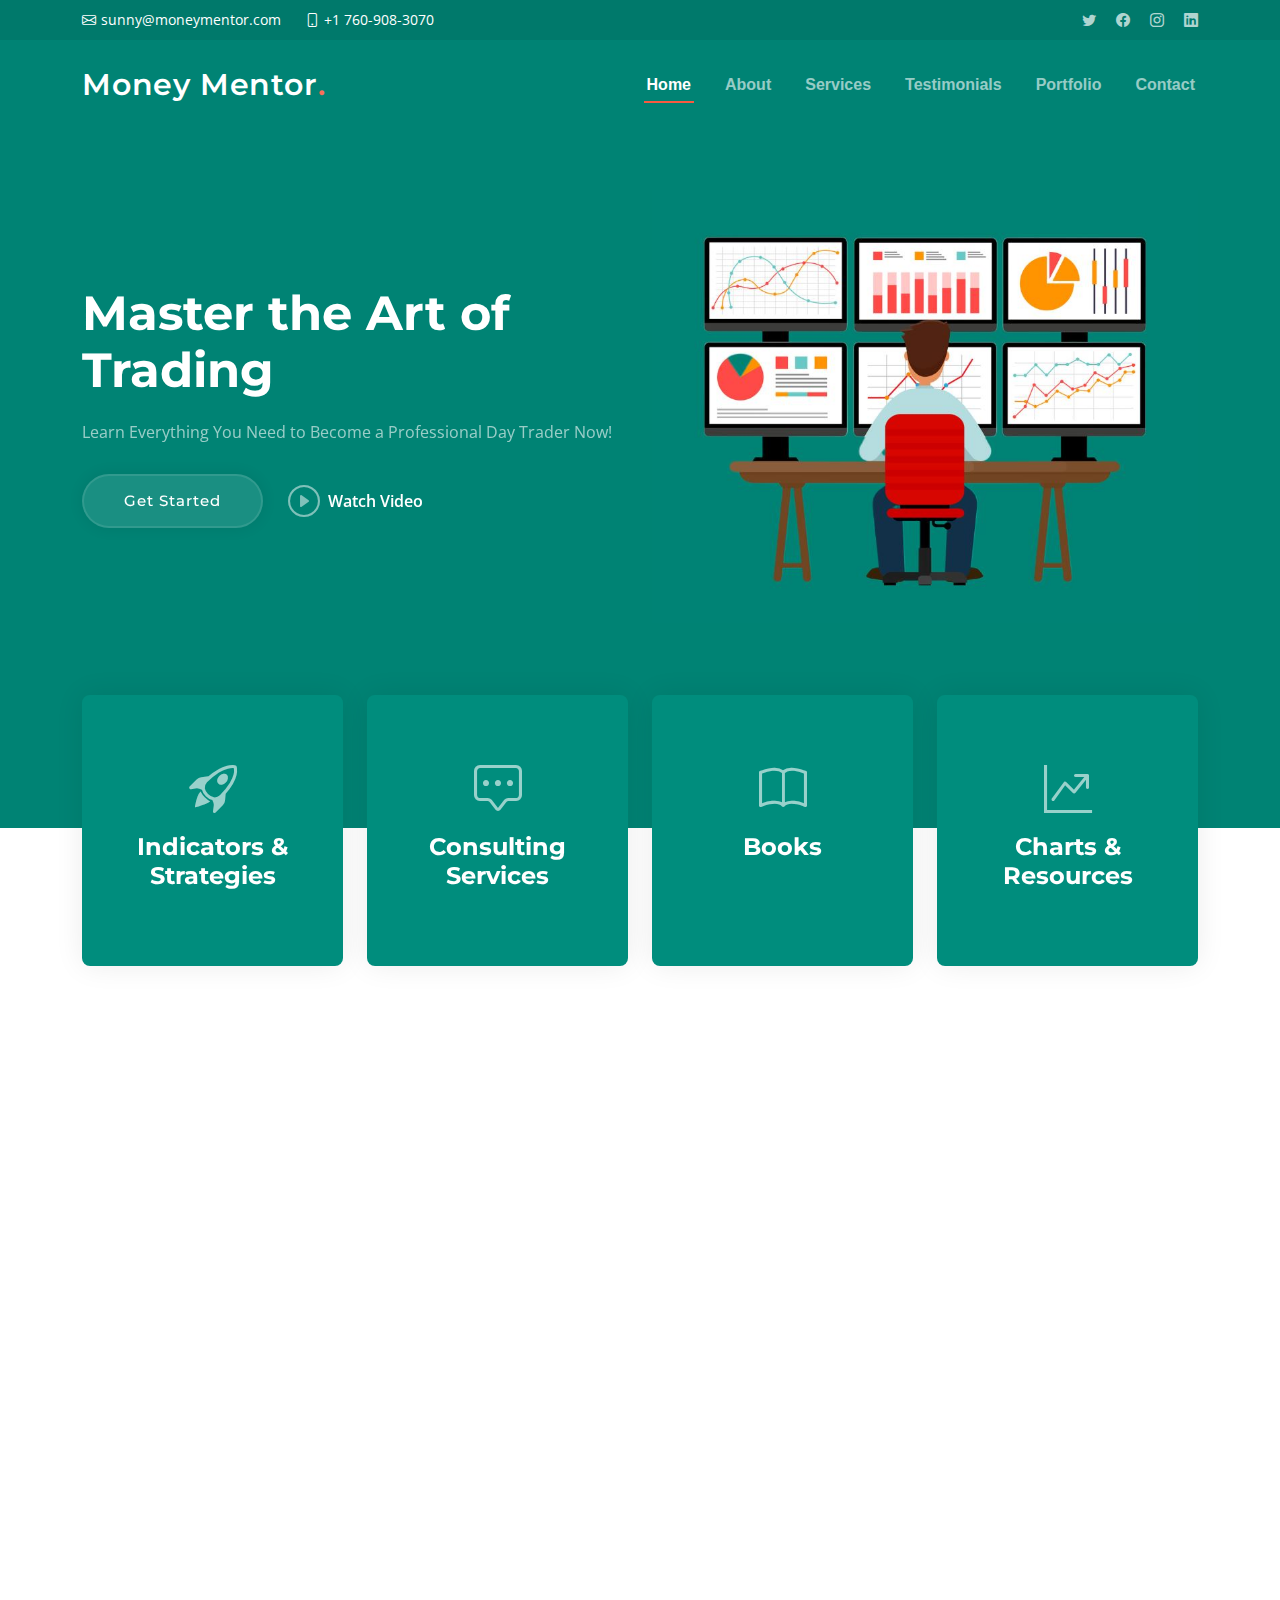
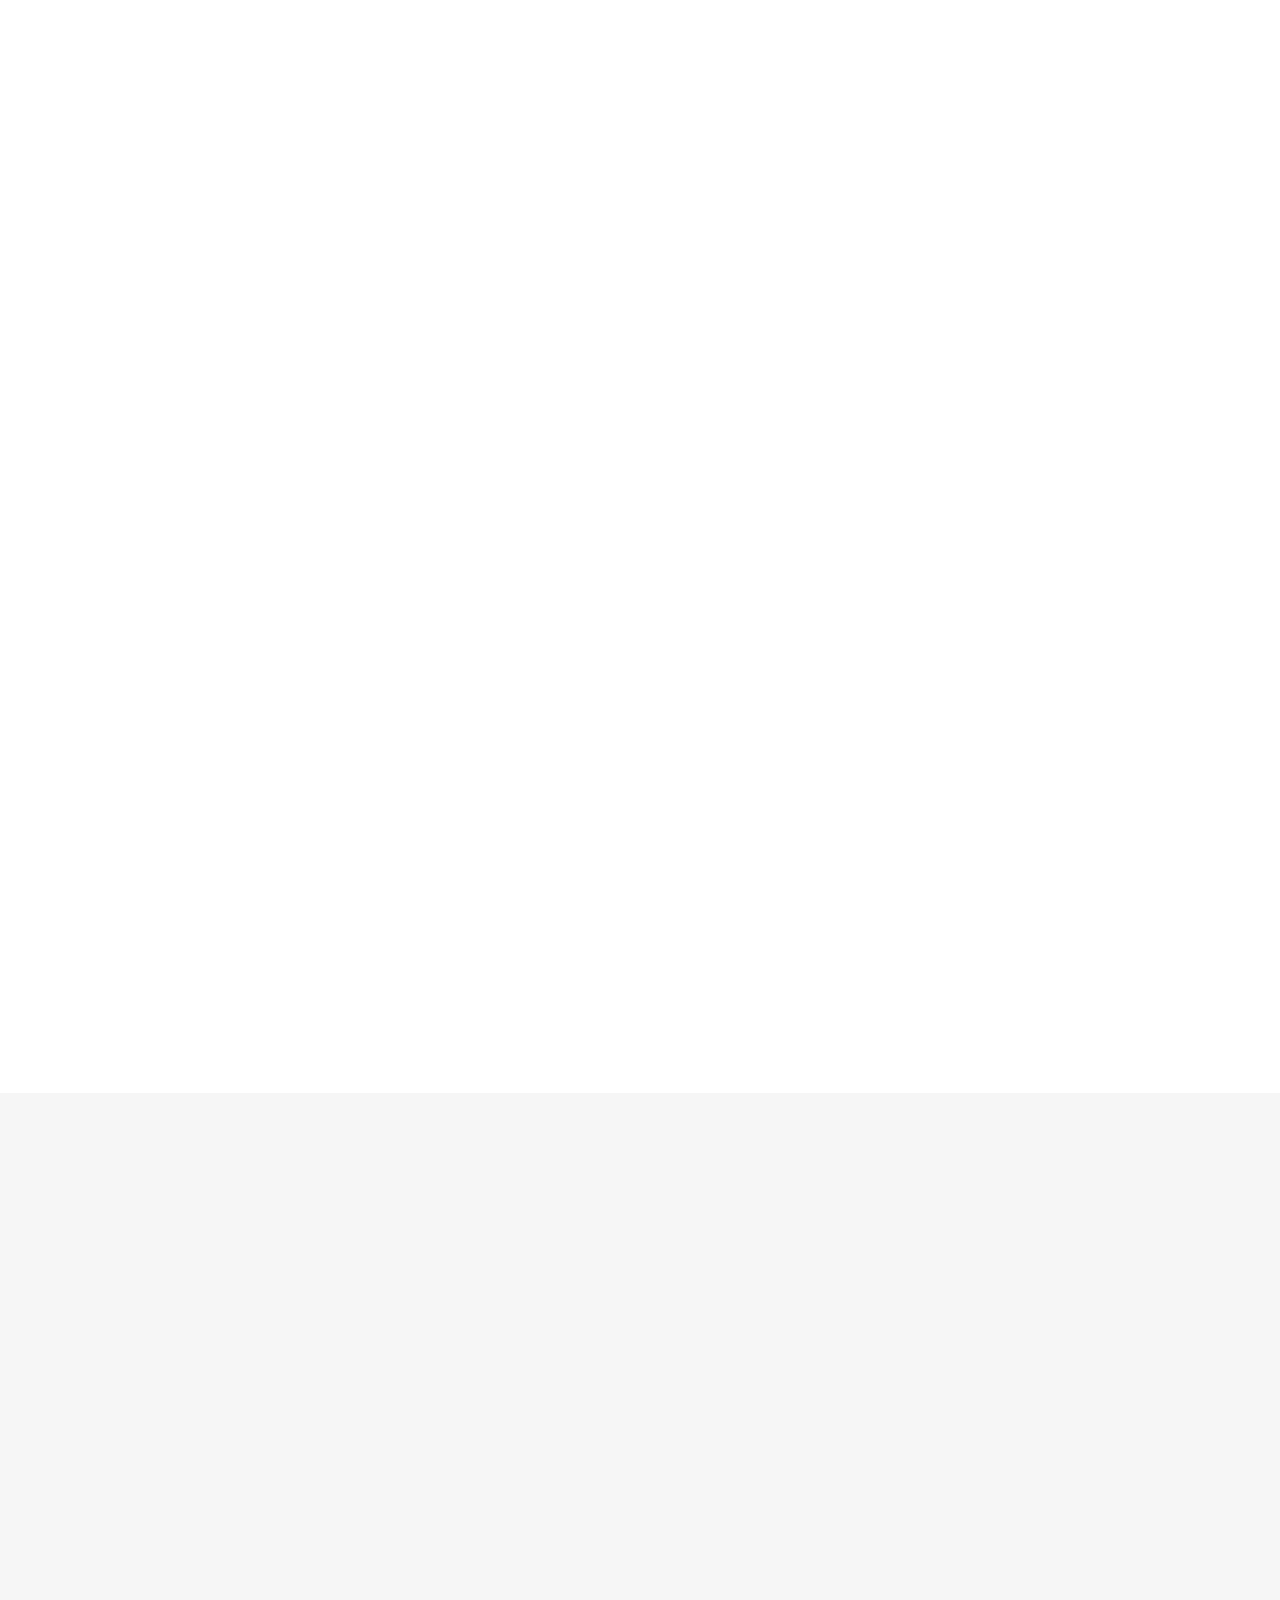
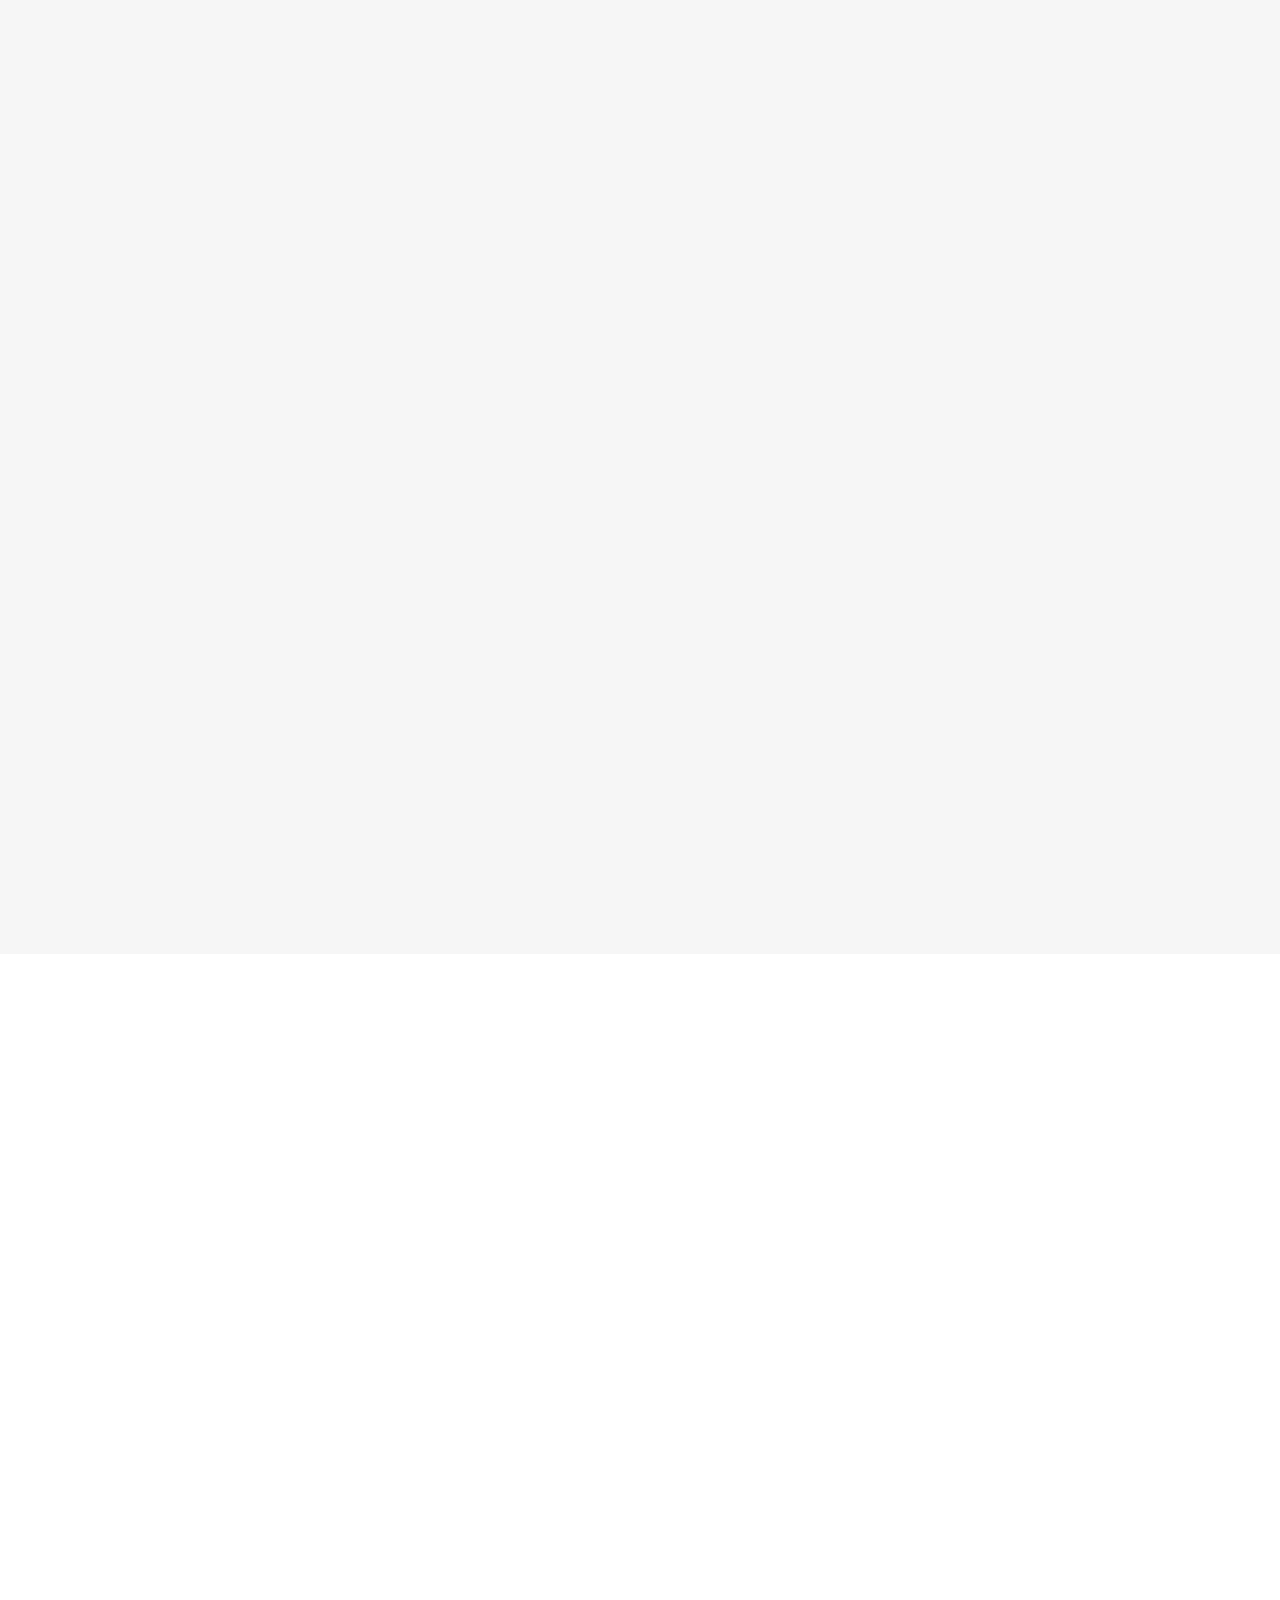
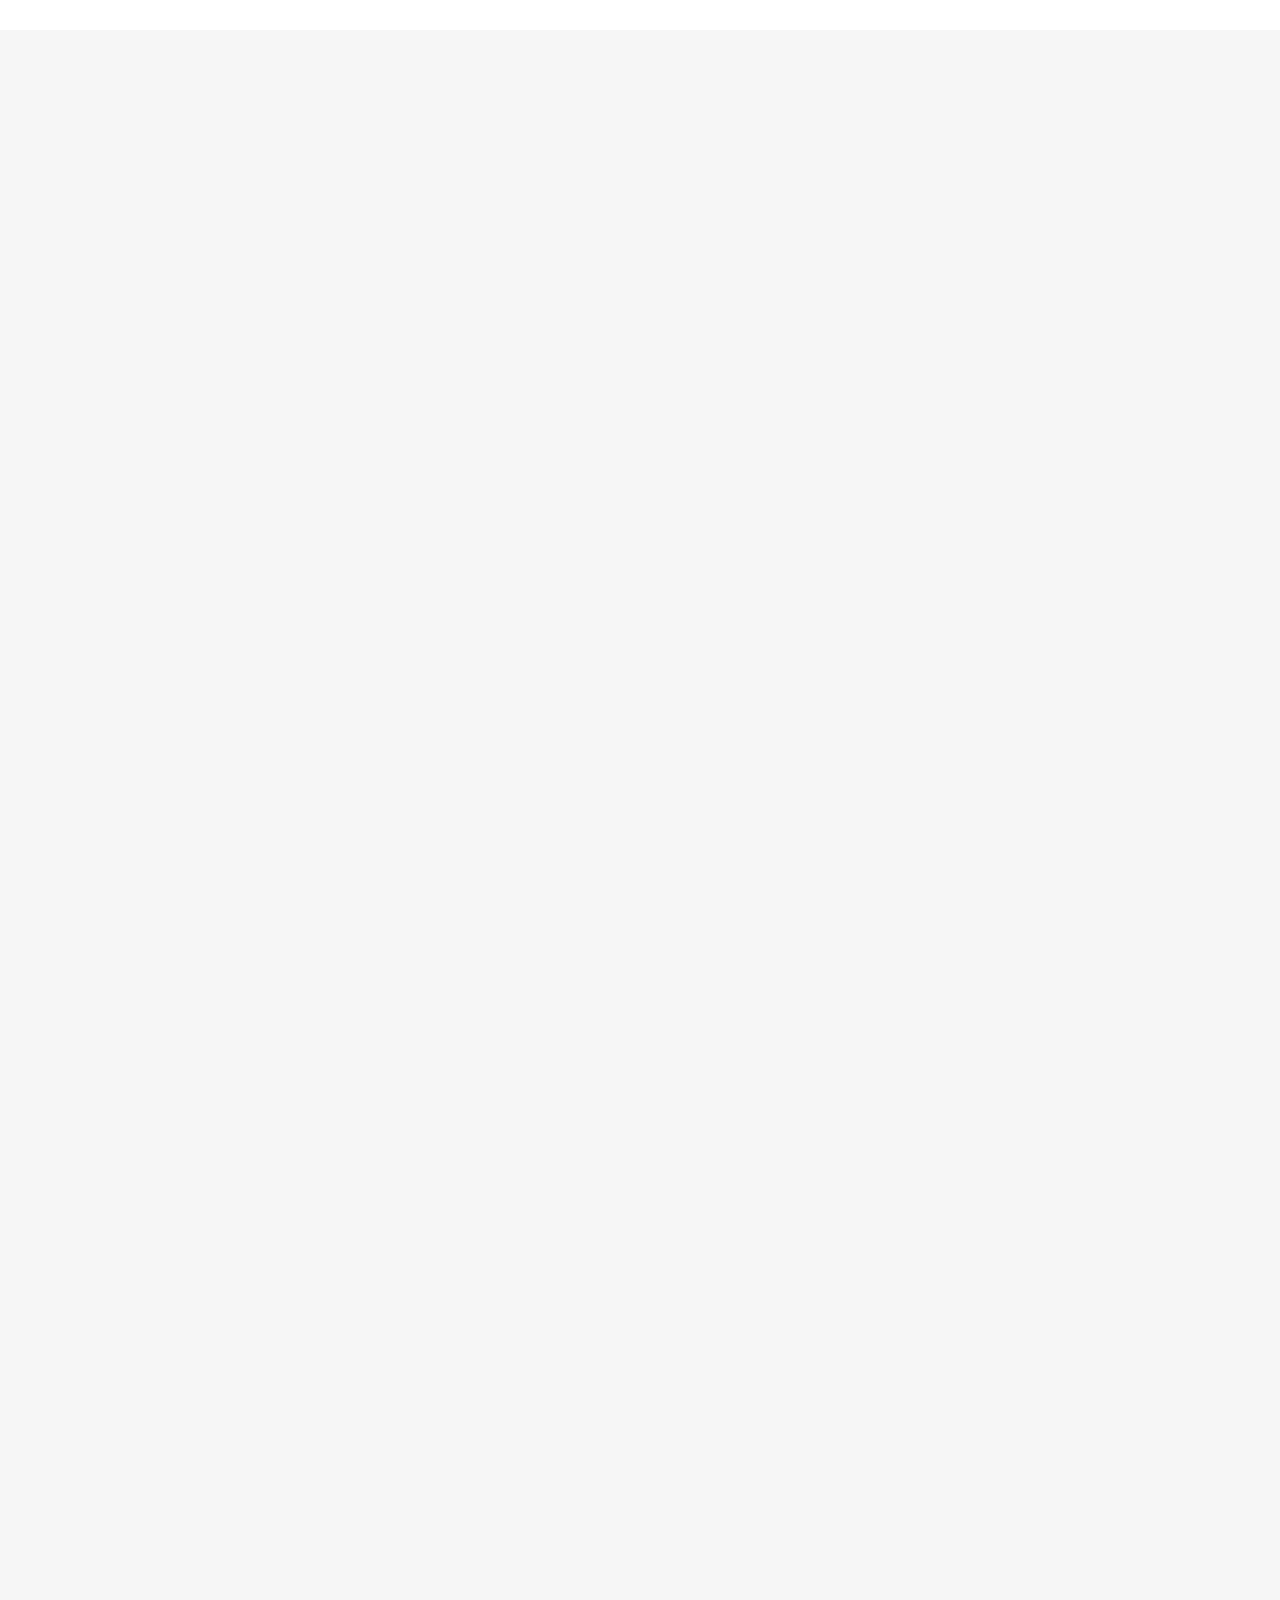
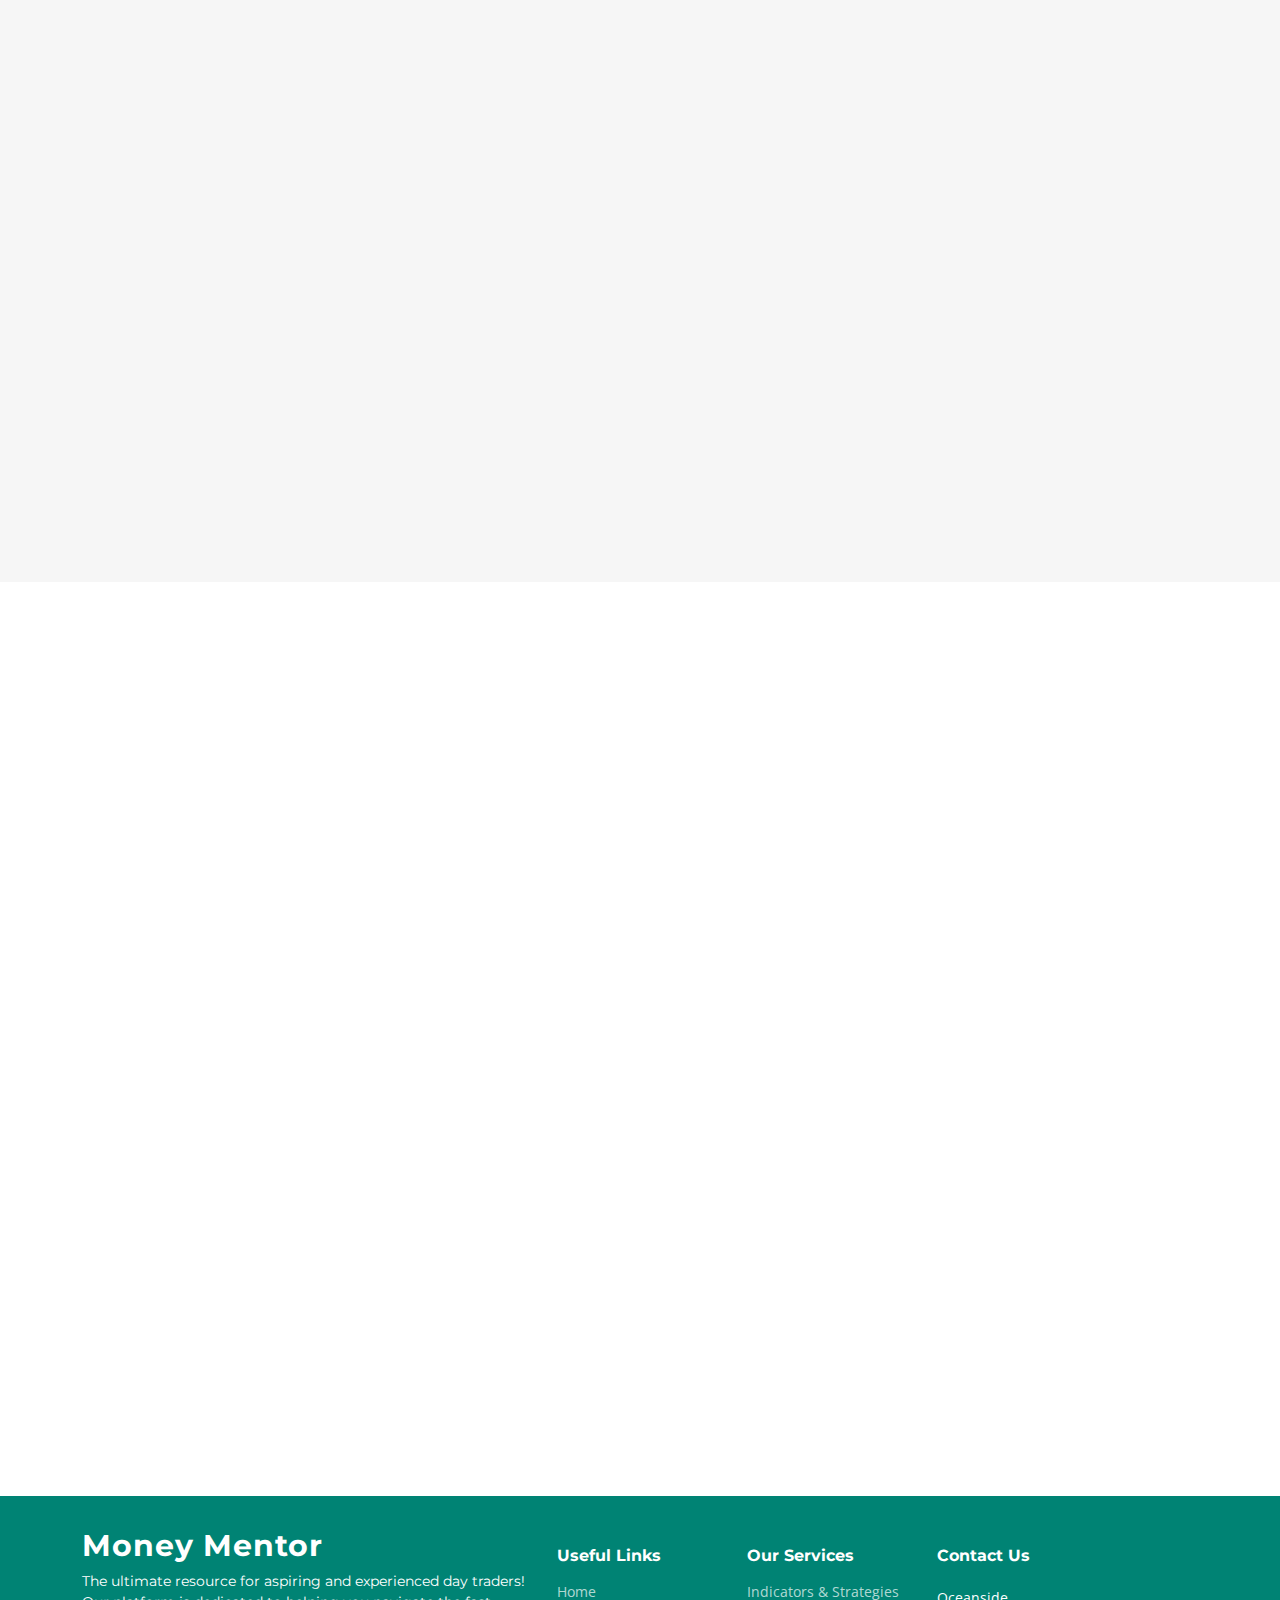
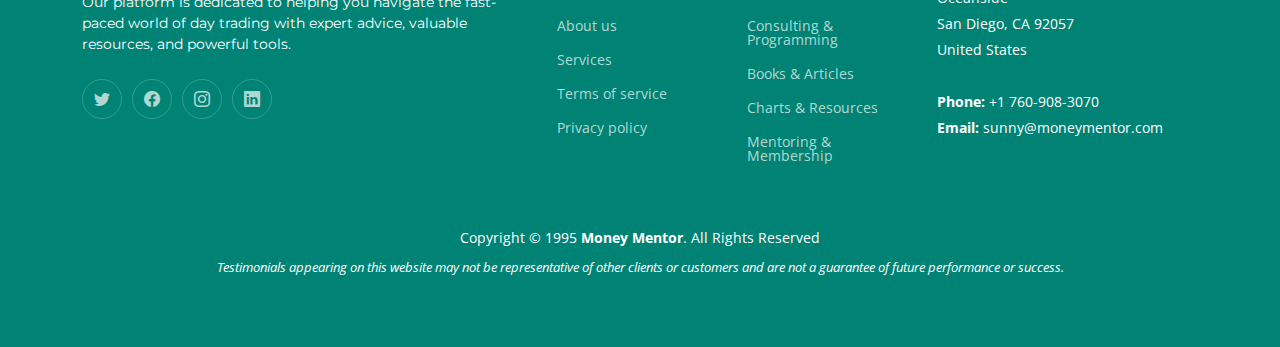
<file: index.html>
<!DOCTYPE html>
<html lang="en">

<head>
  <meta charset="utf-8">
  <meta content="width=device-width, initial-scale=1.0" name="viewport">

  <title>Money Mentor</title>
  <meta content="" name="description">
  <meta content="" name="keywords">

  <!-- Favicons -->
  <link href="assets/img/favicon.png" rel="icon">
  <link href="assets/img/apple-touch-icon.png" rel="apple-touch-icon">

  <!-- Google Fonts -->
  <link rel="preconnect" href="https://fonts.googleapis.com">
  <link rel="preconnect" href="https://fonts.gstatic.com" crossorigin>
  <link href="https://fonts.googleapis.com/css2?family=Open+Sans:ital,wght@0,300;0,400;0,500;0,600;0,700;1,300;1,400;1,600;1,700&family=Montserrat:ital,wght@0,300;0,400;0,500;0,600;0,700;1,300;1,400;1,500;1,600;1,700&family=Raleway:ital,wght@0,300;0,400;0,500;0,600;0,700;1,300;1,400;1,500;1,600;1,700&display=swap" rel="stylesheet">

  <!-- Vendor CSS Files -->
  <link href="assets/vendor/bootstrap/css/bootstrap.min.css" rel="stylesheet">
  <link href="assets/vendor/bootstrap-icons/bootstrap-icons.css" rel="stylesheet">
  <link href="assets/vendor/aos/aos.css" rel="stylesheet">
  <link href="assets/vendor/glightbox/css/glightbox.min.css" rel="stylesheet">
  <link href="assets/vendor/swiper/swiper-bundle.min.css" rel="stylesheet">

  <!-- Template Main CSS File -->
  <link href="assets/css/main.css" rel="stylesheet">
</head>

<body>

  <!-- ======= Header ======= -->
  <section id="topbar" class="topbar d-flex align-items-center">
    <div class="container d-flex justify-content-center justify-content-md-between">
      <div class="contact-info d-flex align-items-center">
        <i class="bi bi-envelope d-flex align-items-center"><a href="mailto:sunny@moneymentor.com">sunny@moneymentor.com</a></i>
        <i class="bi bi-phone d-flex align-items-center ms-4"><span>+1 760-908-3070</span></i>
      </div>
      <div class="social-links d-none d-md-flex align-items-center">
        <a href="#" class="twitter"><i class="bi bi-twitter"></i></a>
        <a href="#" class="facebook"><i class="bi bi-facebook"></i></a>
        <a href="#" class="instagram"><i class="bi bi-instagram"></i></a>
        <a href="#" class="linkedin"><i class="bi bi-linkedin"></i></i></a>
      </div>
    </div>
  </section><!-- End Top Bar -->

  <header id="header" class="header d-flex align-items-center">
    <div class="container-fluid container-xl d-flex align-items-center justify-content-between">
      <a href="index.html" class="logo d-flex align-items-center">
        <!-- Uncomment the line below if you also wish to use an image logo -->
        <!-- <img src="assets/img/logo.png" alt=""> -->
        <h1>Money Mentor<span>.</span></h1>
      </a>
      <nav id="navbar" class="navbar">
        <ul>
          <li><a href="#hero">Home</a></li>
          <li><a href="#about">About</a></li>
          <li><a href="#services">Services</a></li>
          <li><a href="#testimonials">Testimonials</a></li>
          <li><a href="#portfolio">Portfolio</a></li>
          <!-- <li><a href="blog.html">Blog</a></li> -->
          <!-- <li class="dropdown"><a href="#"><span>Drop Down</span> <i class="bi bi-chevron-down dropdown-indicator"></i></a>
            <ul>
              <li><a href="#">Drop Down 1</a></li>
              <li class="dropdown"><a href="#"><span>Deep Drop Down</span> <i class="bi bi-chevron-down dropdown-indicator"></i></a>
                <ul>
                  <li><a href="#">Deep Drop Down 1</a></li>
                  <li><a href="#">Deep Drop Down 2</a></li>
                  <li><a href="#">Deep Drop Down 3</a></li>
                  <li><a href="#">Deep Drop Down 4</a></li>
                  <li><a href="#">Deep Drop Down 5</a></li>
                </ul>
              </li>
              <li><a href="#">Drop Down 2</a></li>
              <li><a href="#">Drop Down 3</a></li>
              <li><a href="#">Drop Down 4</a></li>
            </ul>
          </li> -->
          <li><a href="#contact">Contact</a></li>
        </ul>
      </nav><!-- .navbar -->
      
      <i class="mobile-nav-toggle mobile-nav-show bi bi-list"></i>
      <i class="mobile-nav-toggle mobile-nav-hide d-none bi bi-x"></i>
  
    </div>
  </header><!-- End Header -->
  <!-- End Header -->

  <!-- ======= Hero Section ======= -->
  <section id="hero" class="hero">
    <div class="container position-relative">
      <div class="row gy-5" data-aos="fade-in">
        <div class="col-lg-6 order-2 order-lg-1 d-flex flex-column justify-content-center text-center text-lg-start">
          <h2>Master the Art of Trading</h2>
          <p>Learn Everything You Need to Become a Professional Day Trader Now!</p>
          <div class="d-flex justify-content-center justify-content-lg-start">
            <a href="#about" class="btn-get-started">Get Started</a>
            <a href="https://www.youtube.com/watch?v=zUPLlOfbBgs&ab_channel=EtienneCrete-DesireToTRADE" class="glightbox btn-watch-video d-flex align-items-center"><i class="bi bi-play-circle"></i><span>Watch Video</span></a>
          </div>
        </div>
        <div class="col-lg-6 order-1 order-lg-2">
          <img src="assets/img/trading-desk.JPG" class="img-fluid" alt="" data-aos="zoom-out" data-aos-delay="100">
        </div>
      </div>
    </div>

    <div class="icon-boxes position-relative">
      <div class="container position-relative">
        <div class="row gy-4 mt-5">

          <div class="col-xl-3 col-md-6" data-aos="fade-up" data-aos-delay="100">
            <div class="icon-box">
              <div class="icon"><i class="bi bi-rocket-takeoff"></i></div>
              <h4 class="title"><a href="" class="stretched-link">Indicators & Strategies</a></h4>
            </div>
          </div><!--End Icon Box -->

          <div class="col-xl-3 col-md-6" data-aos="fade-up" data-aos-delay="200">
            <div class="icon-box">
              <div class="icon"><i class="bi bi-chat-square-dots"></i></div>
              <h4 class="title"><a href="" class="stretched-link">Consulting Services</a></h4>
            </div>
          </div><!--End Icon Box -->

          <div class="col-xl-3 col-md-6" data-aos="fade-up" data-aos-delay="300">
            <div class="icon-box">
              <div class="icon"><i class="bi bi-book"></i></div>
              <h4 class="title"><a href="" class="stretched-link">Books</a></h4>
            </div>
          </div><!--End Icon Box -->

          <div class="col-xl-3 col-md-6" data-aos="fade-up" data-aos-delay="500">
            <div class="icon-box">
              <div class="icon"><i class="bi bi-graph-up-arrow"></i></div>
              <h4 class="title"><a href="" class="stretched-link">Charts & Resources</a></h4>
            </div>
          </div><!--End Icon Box -->

        </div>
      </div>
    </div>

    </div>
  </section>
  <!-- End Hero Section -->

  <main id="main">

    <!-- ======= Call To Action Section ======= -->
    <!-- <section id="call-to-action">
      <div class="section-header">
        <h2>Call to Action</h2>
        <h3 class="text-center">Education is NOT expensive; Lack of education IS!</h3>
      </div>
    </section>End Call To Action Section -->

    <!-- ======= About Us Section ======= -->
    <section id="about" class="about">
      <div class="container" data-aos="fade-up">

        <div class="section-header">
          <h2>About Sunny</h2>
        </div>
      
        <div class="row gy-4">
          <div class="col-lg-6">
            <h3>Experience</h3>
            <img src="assets/img/female-day-trader.JPG" class="img-fluid rounded-4 mb-4" style="border-radius: 50%" alt="">
            <p><b>Sunny is a full-time trader with 42 years of experience</b> and a frequent contributor to trading magazines. She speaks at trading webinars and seminars and published Traders' Catalog & Resource Guide (TC&RG) magazine for 8 years, beginning in 1993. Sunny sponsors <a href="https://www.moneymentor.com" target="_blank">The Money Mentor</a> on the Internet (since 1995) and was rated <b>#1 trader</b> in the under $10 million category two years in a row by Stark Research, achieving <b>365% profit</b> and <b>178% profit</b>.</p>
          </div>
          <div class="col-lg-6">
            <div class="content ps-0 ps-lg-5">
              <h3>Published Works</h3>
              <p class="fst-italic">
                Sunny has written several best-selling trading books, including:
              </p>

              <ul>
                <li><i class="bi bi-check-circle-fill"></i> <a href="https://www.amazon.com/Trading-101-How-Trade-Like/dp/0471144452/ref=sr_1_1?crid=F2K7D6FV2XV1&keywords=trading+101+how+to+trade+like+a+pro&qid=1682291235&sprefix=trading+101+how+%2Caps%2C173&sr=8-1&ufe=app_do%3Aamzn1.fos.006c50ae-5d4c-4777-9bc0-4513d670b6bc" target="_blank">Trading 101 — How to Trade Like a Pro</a></li>
              <li><i class="bi bi-check-circle-fill"></i> <a href="https://www.amazon.com/Trading-102-Getting-Down-Business/dp/0471181331/ref=pd_bxgy_img_sccl_1/134-1999516-2895537?pd_rd_w=nCSbs&content-id=amzn1.sym.26a5c67f-1a30-486b-bb90-b523ad38d5a0&pf_rd_p=26a5c67f-1a30-486b-bb90-b523ad38d5a0&pf_rd_r=JNH50RRG80KWY2JHPBPE&pd_rd_wg=nEeuR&pd_rd_r=0c663f48-5378-4710-980d-2f77b081e6f4&pd_rd_i=0471181331&psc=1" target="_blank">Trading 102 — Getting Down to Business</a></li>
              <li><i class="bi bi-check-circle-fill"></i> <a href="https://www.amazon.com/Electronic-Day-Trading-Sunny-Harris/dp/0471362107/ref=pd_bxgy_img_sccl_2/134-1999516-2895537?pd_rd_w=ekNoF&content-id=amzn1.sym.26a5c67f-1a30-486b-bb90-b523ad38d5a0&pf_rd_p=26a5c67f-1a30-486b-bb90-b523ad38d5a0&pf_rd_r=TGDYTSKP6SE7ESKEWTN4&pd_rd_wg=HH0zy&pd_rd_r=f3038dd8-803b-4ac3-a9e2-2b16a012fedf&pd_rd_i=0471362107&psc=1" target="_blank">Electronic Day Trading 101</a></li>
              <li><i class="bi bi-check-circle-fill"></i> <a href="https://www.amazon.com/Getting-Started-Trading-Sunny-Harris/dp/0471395072/?_encoding=UTF8&pd_rd_w=LFYiN&content-id=amzn1.sym.22f5776b-4878-4918-9222-7bb79ff649f4&pf_rd_p=22f5776b-4878-4918-9222-7bb79ff649f4&pf_rd_r=134-1999516-2895537&pd_rd_wg=FLVit&pd_rd_r=09735cc7-0a00-4c75-b6af-bf5f1785b21a&ref_=aufs_ap_sc_dsk" target="_blank">Getting Started in Trading</a></li>
              <li><i class="bi bi-check-circle-fill"></i> <a href="https://www.amazon.com/TradeStation-Made-Easy-EasyLanguage-Software/dp/0471353531/?_encoding=UTF8&pd_rd_w=3eRhl&content-id=amzn1.sym.22f5776b-4878-4918-9222-7bb79ff649f4&pf_rd_p=22f5776b-4878-4918-9222-7bb79ff649f4&pf_rd_r=134-1999516-2895537&pd_rd_wg=ECtBC&pd_rd_r=63a630c4-bc5f-43fa-a127-ae1cdbbeaf84&ref_=aufs_ap_sc_dsk" target="_blank">TradeStation Made Easy! (1st place in the prestigious STAR Awards)</a></li>
              </ul>

              <h3>Consulting and Mentoring</h3>
              <p>Aside from full-time trading, Sunny provides consulting and mentoring for individual and institutional clients, including custom-tailored mentoring and custom-programmed indicators and strategies. <a href="" target="_blank">See more</a>.</p>

              <h3>Personal Life</h3>
              <p>Sunny took an 8-year hiatus from full-time trading (doing Swing Trading on a longer-term basis) to raise her grandsons, one of whom is special-needs. Now she's back full-time!</p>

              <h3>Upcoming Projects</h3>
              <p>With <a href="" target="_blank">TSME</a> complete, Sunny is working on a new, groundbreaking project called <i>Solving the Puzzle</i>, based on her world-renowned 3-day seminars. The book includes 22 lessons, each accompanied by a half-hour session with Sunny over the phone and internet, to augment your learning and answer your questions. She's also collaborating with Samuel K. Tennis on "<a href="" target="_blank">The Definitive Guide to TradeStation's EasyLanguage and OOEL Programming</a>".</p>
              
              <h3>Contact</h3>
              <p>Don't hesitate to give Sunny a call at <b>(760) 908-3070</b>. She loves to talk with traders, new and seasoned alike.</p>
            </div>
          </div>
        </div>

      </div>
    </section><!-- End About Us Section -->

    <!-- ======= Stats Counter Section ======= -->
    <section id="stats-counter" class="stats-counter">
      <div class="container" data-aos="fade-up">

        <div class="row gy-4 align-items-center">

          <div class="col-lg-6">
            <img src="assets/img/stats-img.svg" alt="" class="img-fluid">
          </div>

          <div class="col-lg-6">

            <div class="stats-item d-flex align-items-center">
              <span data-purecounter-start="0" data-purecounter-end="10" data-purecounter-duration="1" class="purecounter"></span><span class="k-suffix">K</span>
              <p><strong>Sunny has helped more than 10,000+</strong> day traders with designing their own systems, from individuals with $5,000 to trade to highly placed institutional traders managing billions of dollars.</p>
            </div><!-- End Stats Item -->

            <div class="stats-item d-flex align-items-center">
              <span data-purecounter-start="0" data-purecounter-end="746" data-purecounter-duration="1" class="purecounter"></span>
              <p><strong>Having read more than 746+ trading books,</strong> Sunny's vast comprehension of market, finance, and trading is a testament to her unwavering dedication and 41 years of accumulated wisdom.</p>
            </div><!-- End Stats Item -->

            <div class="stats-item d-flex align-items-center">
              <span data-purecounter-start="0" data-purecounter-end="42" data-purecounter-duration="1" class="purecounter"></span>
              <p><strong>With over 42+ years of trading experience,</strong> collaborating with someone like Sunny, who has dedicated over 42 years to cultivating expertise, is the most efficient and effective way to accelerate your growth in this field.</p>
            </div><!-- End Stats Item -->

          </div>
          
        </div>

      </div>
    </section><!-- End Stats Counter Section -->

    <!-- ======= Our Services Section ======= -->
    <section id="services" class="services sections-bg">
      <div class="container" data-aos="fade-up">

        <div class="section-header">
          <h2>Our Services</h2>
          <p>Sunny's famous quote, "<i>Education is NOT expensive; lack of education IS</i>," emphasizes the importance of knowledge in trading. With our personalized mentoring and programming services, you can tap into Sunny's years of experience and expertise to become a confident and successful trader.</p>
        </div>

        <div class="row gy-4" data-aos="fade-up" data-aos-delay="100">

          <div class="col-lg-4 col-md-6">
            <div class="service-item  position-relative">
              <div class="icon">
                <i class="bi bi-activity"></i>
              </div>
              <h3>Indicators & Strategies</h3>
              <p>Sunny's indicators and strategies are uniquely designed for day traders who demand results. Unlike other vendors who merely sell indicators, Sunny programmed these tools specifically for her own use, and now she's made them available to help you make informed decisions for your own successful trades.</p>
              <a href="#" class="readmore stretched-link">Read more <i class="bi bi-arrow-right"></i></a>
            </div>
          </div><!-- End Service Item -->

          <div class="col-lg-4 col-md-6">
            <div class="service-item position-relative">
              <div class="icon">
                <i class="bi bi-broadcast"></i>
              </div>
              <h3>Consulting & Programming</h3>
              <p>Sunny is a seasoned Real Trader, Computer Programmer, and Mathematician with over four decades of experience. She specializes in TradeStation™ and offers consulting and programming services tailored to your exact specifications or ideas. With her expertise, you can trust Sunny to help you achieve your trading goals.</p>
              <a href="#" class="readmore stretched-link">Read more <i class="bi bi-arrow-right"></i></a>
            </div>
          </div><!-- End Service Item -->

          <div class="col-lg-4 col-md-6">
            <div class="service-item position-relative">
              <div class="icon">
                <i class="bi bi-easel"></i>
              </div>
              <h3>Mentoring</h3>
              <p>Sunny Harris offers personalized mentoring services that allow you to learn how to trade, read charts, and program with one-on-one guidance. With her years of experience and expertise, you can avoid making common mistakes and accelerate your learning process. By working with Sunny, you'll gain invaluable knowledge that will help you become a successful trader in your own right.</p>
              <a href="#" class="readmore stretched-link">Read more <i class="bi bi-arrow-right"></i></a>
            </div>
          </div><!-- End Service Item -->

          <div class="col-lg-4 col-md-6">
            <div class="service-item position-relative">
              <div class="icon">
                <i class="bi bi-bounding-box-circles"></i>
              </div>
              <h3>Books & Articles</h3>
              <p>Through years of dedicated research and analysis, Sunny has compiled a list of recommended trading books that can help you develop a solid plan of attack. Sunny's books, including Trading 101-How to Trade Like a Pro, Trading 102-Getting Down to Business, and Electronic Day Trading 101, as well as Getting Started in Trading and TradeStation Made Easy!, are the culmination of her knowledge and experience in the field.</p>
              <a href="#" class="readmore stretched-link">Read more <i class="bi bi-arrow-right"></i></a>
            </div>
          </div><!-- End Service Item -->

          <div class="col-lg-4 col-md-6">
            <div class="service-item position-relative">
              <div class="icon">
                <i class="bi bi-calendar4-week"></i>
              </div>
              <h3>Charts & Resources</h3>
              <p>We offer a wide range of charts and tools, including real-time market data, technical indicators, and custom trading strategies, all designed to help you make informed trading decisions. With user-friendly interfaces and powerful features, our charts and tools are regularly updated and refined to give you the most accurate and up-to-date information possible. Whether you're a seasoned pro or just starting out, our charts and resources can help you achieve your trading goals.</p>
              <a href="#" class="readmore stretched-link">Read more <i class="bi bi-arrow-right"></i></a>
            </div>
          </div><!-- End Service Item -->

          <div class="col-lg-4 col-md-6">
            <div class="service-item position-relative">
              <div class="icon">
                <i class="bi bi-chat-square-text"></i>
              </div>
              <h3>Membership</h3>
              <p>Joining MoneyMentor is absolutely free and comes with two fantastic benefits: exclusive access to our private website areas, where you can find market predictions and our popular "SunnySide of the Street" Sunday night market commentary past issues, as well as special offers and discounts reserved for our members. Don't miss out on the latest market insights!</p>
              <a href="#" class="readmore stretched-link">Read more <i class="bi bi-arrow-right"></i></a>
            </div>
          </div><!-- End Service Item -->

        </div>

      </div>
    </section><!-- End Our Services Section -->

    <!-- ======= Testimonials Section ======= -->
    <section id="testimonials" class="testimonials">
      <div class="container" data-aos="fade-up">

        <div class="section-header">
          <h2>Testimonials</h2>
          <p>Discover why traders are raving about Money Mentor - take a look at what our members have to say!</p>
        </div>

        <div class="slides-3 swiper" data-aos="fade-up" data-aos-delay="100">
          <div class="swiper-wrapper">

            <div class="swiper-slide">
              <div class="testimonial-wrap">
                <div class="testimonial-item">
                  <div class="d-flex align-items-center">
                    <img src="assets/img/testimonials/mystery-man.jpg" class="testimonial-img flex-shrink-0" alt="">
                    <div>
                      <h3>Don M.</h3>
                      <div class="stars">
                        <i class="bi bi-star-fill"></i><i class="bi bi-star-fill"></i><i class="bi bi-star-fill"></i><i class="bi bi-star-fill"></i><i class="bi bi-star-fill"></i>
                      </div>
                    </div>
                  </div>
                  <p>
                    <i class="bi bi-quote quote-icon-left"></i>
                    I think this might be good. My balance is increasing." [Understated! He's made $6,767 in 10 days using SunnyBands.]
                    <i class="bi bi-quote quote-icon-right"></i>
                  </p>
                </div>
              </div>
            </div><!-- End testimonial item -->

            <div class="swiper-slide">
              <div class="testimonial-wrap">
                <div class="testimonial-item">
                  <div class="d-flex align-items-center">
                    <img src="assets/img/testimonials/mystery-man.jpg" class="testimonial-img flex-shrink-0" alt="">
                    <div>
                      <h3>Brian K.</h3>
                      <div class="stars">
                        <i class="bi bi-star-fill"></i><i class="bi bi-star-fill"></i><i class="bi bi-star-fill"></i><i class="bi bi-star-fill"></i><i class="bi bi-star-fill"></i>
                      </div>
                    </div>
                  </div>
                  <p>
                    <i class="bi bi-quote quote-icon-left"></i>
                    This is INSANE! I'm up over $11,000 in four days. Even 1/10th of these results & I'm speechless!" [Using SunnyBands.]
                    <i class="bi bi-quote quote-icon-right"></i>
                  </p>
                </div>
              </div>
            </div><!-- End testimonial item -->

            <div class="swiper-slide">
              <div class="testimonial-wrap">
                <div class="testimonial-item">
                  <div class="d-flex align-items-center">
                    <img src="assets/img/testimonials/mystery-man.jpg" class="testimonial-img flex-shrink-0" alt="">
                    <div>
                      <h3>Steven F.</h3>
                      <div class="stars">
                        <i class="bi bi-star-fill"></i><i class="bi bi-star-fill"></i><i class="bi bi-star-fill"></i><i class="bi bi-star-fill"></i><i class="bi bi-star-fill"></i>
                      </div>
                    </div>
                  </div>
                  <p>
                    <i class="bi bi-quote quote-icon-left"></i>
                    I love Trade Station Made Easy and it is my bible that I read every day. Thank you for your superb knowledge. You are beyond genius.
                    <i class="bi bi-quote quote-icon-right"></i>
                  </p>
                </div>
              </div>
            </div><!-- End testimonial item -->

            <div class="swiper-slide">
              <div class="testimonial-wrap">
                <div class="testimonial-item">
                  <div class="d-flex align-items-center">
                    <img src="assets/img/testimonials/mystery-man.jpg" class="testimonial-img flex-shrink-0" alt="">
                    <div>
                      <h3>Don T.</h3>
                      <div class="stars">
                        <i class="bi bi-star-fill"></i><i class="bi bi-star-fill"></i><i class="bi bi-star-fill"></i><i class="bi bi-star-fill"></i><i class="bi bi-star-fill"></i>
                      </div>
                    </div>
                  </div>
                  <p>
                    <i class="bi bi-quote quote-icon-left"></i>
                    Thanks very much; I do like hearing from you [, Sunny]. Thanks to SunnyBands I now have a net worth above $1.25 Million.
                    <i class="bi bi-quote quote-icon-right"></i>
                  </p>
                </div>
              </div>
            </div><!-- End testimonial item -->

            <div class="swiper-slide">
              <div class="testimonial-wrap">
                <div class="testimonial-item">
                  <div class="d-flex align-items-center">
                    <img src="assets/img/testimonials/mystery-man.jpg" class="testimonial-img flex-shrink-0" alt="">
                    <div>
                      <h3>Samuel S.</h3>
                      <div class="stars">
                        <i class="bi bi-star-fill"></i><i class="bi bi-star-fill"></i><i class="bi bi-star-fill"></i><i class="bi bi-star-fill"></i><i class="bi bi-star-fill"></i>
                      </div>
                    </div>
                  </div>
                  <p>
                    <i class="bi bi-quote quote-icon-left"></i>
                    Sunny, you're brilliant! You've got this thing solved. I made $10,000 just this week using SunnyBands.
                    <i class="bi bi-quote quote-icon-right"></i>
                  </p>
                </div>
              </div>
            </div><!-- End testimonial item -->

          </div>
          <div class="swiper-pagination"></div>
        </div>

      </div>
    </section><!-- End Testimonials Section -->

    <!-- ======= Portfolio Section ======= -->
    <section id="portfolio" class="portfolio sections-bg">
      <div class="container" data-aos="fade-up">

        <div class="section-header">
          <h2>Portfolio</h2>
          <p>Browse our collection to find the tools you need to succeed in the fast-paced world of day trading!</p>
        </div>

        <div class="portfolio-isotope" data-portfolio-filter="*" data-portfolio-layout="masonry" data-portfolio-sort="original-order" data-aos="fade-up" data-aos-delay="100">

          <div>
            <ul class="portfolio-flters">
              <li data-filter="*" class="filter-active">All</li>
              <li data-filter=".filter-strategies">Strategies</li>
              <li data-filter=".filter-indicators">Indicators</li>
              <li data-filter=".filter-books">Books</li>
            </ul><!-- End Portfolio Filters -->
          </div>

          <div class="row gy-4 portfolio-container">

            <div class="col-xl-4 col-md-6 portfolio-item filter-strategies">
              <div class="portfolio-wrap">
                <a href="assets/img/portfolio/DMA_S_Chart.jpg" data-gallery="portfolio-gallery-app" class="glightbox"><img src="assets/img/portfolio/DMA_S_Chart.jpg" class="img-fluid portfolio-img" alt=""></a>
                <div class="portfolio-info">
                  <h4><a href="portfolio-details.html" title="More Details">Dynamic Moving Average Strategy (DMA_S)</a></h4>
                  <p>The chart above shows the DMA strategy (DMA_S) showing both long and short trades. It can be set through input values to take both, or long only or short only trades. It was with this strategy that Sunny won the title of #1 Trader in the Under $10 million category two years in a row.</p>
                </div>
              </div>
            </div><!-- End Portfolio Item -->

            <div class="col-xl-4 col-md-6 portfolio-item filter-strategies">
              <div class="portfolio-wrap">
                <a href="assets/img/portfolio/SunnyBands500px.jpg" data-gallery="portfolio-gallery-app" class="glightbox"><img src="assets/img/portfolio/SunnyBands500px.jpg" class="img-fluid portfolio-img" alt=""></a>
                <div class="portfolio-info">
                  <h4><a href="portfolio-details.html" title="More Details">SunnyBands 5-min EMini Strategy</a></h4>
                  <p>STILL IN DEVELOPMENT: SunnyBands Automated 5-min EMini Strategy. This has been years in the making. Trade just like Sunny with this newly developed Trading Strategy. Sunny is limiting the licensing of this strategy to keep it from being over-used.</p>
                  <br>
                </div>
              </div>
            </div><!-- End Portfolio Item -->

            <div class="col-xl-4 col-md-6 portfolio-item filter-strategies">
              <div class="portfolio-wrap">
                <a href="assets/img/portfolio/sjh_Exits.jpg" data-gallery="portfolio-gallery-app" class="glightbox"><img src="assets/img/portfolio/sjh_Exits.jpg" class="img-fluid portfolio-img" alt=""></a>
                <div class="portfolio-info">
                  <h4><a href="portfolio-details.html" title="More Details">Exit Strategies (Optimizable)</a></h4>
                  <p>Sunny used to spend lots of time and effort and bookkeeping trying to determine whether any particular exit strategy would work better than any other. By creating a strategy (not just an indicator) she made it so she could try ALL of the exits in one place by simply optimizing the inputs to find the most profitable situations.</p>
                </div>
              </div>
            </div><!-- End Portfolio Item -->

            <div class="col-xl-4 col-md-6 portfolio-item filter-books">
              <div class="portfolio-wrap">
                <a href="assets/img/portfolio/tradestation-made-easy.jpg" data-gallery="portfolio-gallery-app" class="glightbox"><img src="assets/img/portfolio/tradestation-made-easy.jpg" class="img-fluid" style="height: 250px; width: 500px" alt=""></a>
                <div class="portfolio-info">
                  <h4><a href="portfolio-details.html" title="More Details">TradeStation Made Easy!</a></h4>
                  <p>TradeStation Made Easy! is a one-of-a-kind book that thoroughly explains how to utilize the unique computer language behind the best-selling software program, TradeStation. This guide is not intended to replace the TradeStation manuals; rather, it focuses on the essentials of EasyLanguage programming while maintaining a consistent data set and a basic system throughout. This easily understandable guide to TradeStation offers valuable tips for users in designing customized trading systems.</p>
                </div>
              </div>
            </div><!-- End Portfolio Item -->
            <div class="col-xl-4 col-md-6 portfolio-item filter-books">
              <div class="portfolio-wrap">
                <a href="assets/img/portfolio/trading-101.jpg" data-gallery="portfolio-gallery-app" class="glightbox"><img src="assets/img/portfolio/trading-101.jpg" class="img-fluid" style="height: 250px; width: 500px" alt=""></a>
                <div class="portfolio-info">
                  <h4><a href="portfolio-details.html" title="More Details">Trading 101 - How to Trade Like a Pro</a></h4>
                  <p>As the number of people venturing into trading continues to rise—encompassing baby boomers, retirees, and individual investors—it has become increasingly crucial to possess a solid understanding of the fundamentals of this potentially lucrative practice. Trading 101 is a well-structured, concise, and comprehensive guide that introduces beginners to the essential aspects of trading.</p>
                  <br>
                </div>
              </div>
            </div><!-- End Portfolio Item -->

            <div class="col-xl-4 col-md-6 portfolio-item filter-books">
              <div class="portfolio-wrap">
                <a href="assets/img/portfolio/trading-102.jpg" data-gallery="portfolio-gallery-app" class="glightbox"><img src="assets/img/portfolio/trading-102.jpg" class="img-fluid" style="height: 250px; width: 500px" alt=""></a>
                <div class="portfolio-info">
                  <h4><a href="portfolio-details.html" title="More Details">Trading 102 - Getting Down to Business</a></h4>
                  <p>Now, for those looking to continue their education, Harris presents Trading 102: Getting Down to Business, an invaluable roadmap to taking the next step - designing an individual trading system and starting a personal trading business. This indispensable reference covers all the bases, including raising capital, regulations, marketing financial services, taxes and systems development.
                  </p>
                  <br>
                </div>
              </div>
            </div><!-- End Portfolio Item -->

            <div class="col-xl-4 col-md-6 portfolio-item filter-indicators">
              <div class="portfolio-wrap">
                <a href="assets/img/portfolio/sjh_ADX.jpg" data-gallery="portfolio-gallery-app" class="glightbox"><img src="assets/img/portfolio/sjh_ADX.jpg" class="img-fluid portfolio-img" alt=""></a>
                <div class="portfolio-info">
                  <h4><a href="portfolio-details.html" title="More Details">ADX_Smoothed</a></h4>
                  <p>Experience the revolutionary Red Line Indicator for day trading, which enhances the standard ADX using our proprietary DMA function. Easily distinguish between trending and congested markets with the Smoothed ADX (Red Line) compared to the standard ADX (Blue Line). Compatible with TradeStation & MultiCharts, our tool provides remarkable clarity to make better-informed decisions and elevate your trading strategy.</p>
                </div>
              </div>
            </div><!-- End Portfolio Item -->

            <div class="col-xl-4 col-md-6 portfolio-item filter-indicators">
              <div class="portfolio-wrap">
                <a href="assets/img/portfolio/sjh_DMA and DMAHst.jpg" data-gallery="portfolio-gallery-app" class="glightbox"><img src="assets/img/portfolio/sjh_DMA and DMAHst.jpg" class="img-fluid portfolio-img" alt=""></a>
                <div class="portfolio-info">
                  <h4><a href="portfolio-details.html" title="More Details">Dynamic Moving Average (DMA)</a></h4>
                  <p>Discover our innovative Dynamic Moving Average (DMA) and its companion DMA Histogram (DMA_H) in a streamlined line format. The upper subgraph features the self-adjusting DMA (purple and gold lines), while the lower subgraph displays the DMA Histogram. Designed to adapt to market speed, the DMA excels at following trends and minimizing whipsaw effects during sideways periods, outperforming standard moving averages in every aspect.</p>
                </div>
              </div>
            </div><!-- End Portfolio Item -->

            <div class="col-xl-4 col-md-6 portfolio-item filter-indicators">
              <div class="portfolio-wrap">
                <a href="assets/img/portfolio/sjh_PHW.jpg" data-gallery="portfolio-gallery-app" class="glightbox"><img src="assets/img/portfolio/sjh_PHW.jpg" class="img-fluid portfolio-img" alt=""></a>
                <div class="portfolio-info">
                  <h4><a href="portfolio-details.html" title="More Details">Potential Hourly Wage (PHW)</a></h4>
                  <p>Our innovative chart, marked with yellow dots, showcases ideal trading points for optimal buy and sell decisions. This indicator helps identify prime turning points and the most tradable stocks while keeping you honest in your trading approach. By closely following this system, you can effectively capture around 60% of a move, factoring in 20% for both entry and exit. Enhance your trading performance with our reliable and insightful tool.</p>
                </div>
              </div>
            </div><!-- End Portfolio Item -->

          </div><!-- End Portfolio Container -->

        </div>

      </div>
    </section><!-- End Portfolio Section -->

    <!-- ======= Contact Section ======= -->
    <section id="contact" class="contact">
      <div class="container" data-aos="fade-up">

        <div class="section-header">
          <img src="assets/img/sunny.jpg" class="profile-img" alt="Picture of Sunny J. Harris">
          <h2>Contact</h2>
          <p>Feel free to reach out and get in touch with Sunny! She loves to meet and help aspiring day traders.</p>
        </div>

        <div class="row gx-lg-0 gy-4">

          <div class="col-lg-4">

            <div class="info-container d-flex flex-column align-items-center justify-content-center">
              <div class="info-item d-flex">
                <i class="bi bi-geo-alt flex-shrink-0"></i>
                <div>
                  <h4>Location:</h4>
                  <p>Oceanside, San Diego, CA 92057</p>
                </div>
              </div><!-- End Info Item -->

              <div class="info-item d-flex">
                <i class="bi bi-envelope flex-shrink-0"></i>
                <div>
                  <h4>Email:</h4>
                  <p>sunny@moneymentor.com</p>
                </div>
              </div><!-- End Info Item -->

              <div class="info-item d-flex">
                <i class="bi bi-phone flex-shrink-0"></i>
                <div>
                  <h4>Call:</h4>
                  <p>+1 760-908-3070</p>
                </div>
              </div><!-- End Info Item -->

              <div class="info-item d-flex">
                <i class="bi bi-clock flex-shrink-0"></i>
                <div>
                  <h4>Open Hours:</h4>
                  <p>Mon-Sat: 10AM - 5PM</p>
                </div>
              </div><!-- End Info Item -->
            </div>

          </div>

          <div class="col-lg-8">
            <form action="forms/contact.php" method="post" role="form" class="php-email-form">
              <div class="row">
                <div class="col-md-6 form-group">
                  <input type="text" name="name" class="form-control" id="name" placeholder="Your Name" required>
                </div>
                <div class="col-md-6 form-group mt-3 mt-md-0">
                  <input type="email" class="form-control" name="email" id="email" placeholder="Your Email" required>
                </div>
              </div>
              <div class="form-group mt-3">
                <input type="text" class="form-control" name="subject" id="subject" placeholder="Subject" required>
              </div>
              <div class="form-group mt-3">
                <textarea class="form-control" name="message" rows="7" placeholder="Message" required></textarea>
              </div>
              <div class="my-3">
                <div class="loading">Loading</div>
                <div class="error-message"></div>
                <div class="sent-message">Your message has been sent. Thank you!</div>
              </div>
              <div class="text-center"><button type="submit">Send Message</button></div>
            </form>
          </div><!-- End Contact Form -->

        </div>

      </div>
    </section><!-- End Contact Section -->

  </main><!-- End #main -->

  <!-- ======= Footer ======= -->
  <footer id="footer" class="footer">

    <div class="container">
      <div class="row gy-4">
        <div class="col-lg-5 col-md-12 footer-info">
          <a href="index.html" class="logo d-flex align-items-center">
            <span>Money Mentor</span>
          </a>
          <p>The ultimate resource for aspiring and experienced day traders! Our platform is dedicated to helping you navigate the fast-paced world of day trading with expert advice, valuable resources, and powerful tools.</p>
          <div class="social-links d-flex mt-4">
            <a href="#" class="twitter"><i class="bi bi-twitter"></i></a>
            <a href="#" class="facebook"><i class="bi bi-facebook"></i></a>
            <a href="#" class="instagram"><i class="bi bi-instagram"></i></a>
            <a href="#" class="linkedin"><i class="bi bi-linkedin"></i></a>
          </div>
        </div>

        <div class="col-lg-2 col-6 footer-links">
          <h4>Useful Links</h4>
          <ul>
            <li><a href="#">Home</a></li>
            <li><a href="#">About us</a></li>
            <li><a href="#">Services</a></li>
            <li><a href="#">Terms of service</a></li>
            <li><a href="#">Privacy policy</a></li>
          </ul>
        </div>

        <div class="col-lg-2 col-6 footer-links">
          <h4>Our Services</h4>
          <ul>
            <li><a href="#">Indicators & Strategies</a></li>
            <li><a href="#">Consulting & Programming</a></li>
            <li><a href="#">Books & Articles</a></li>
            <li><a href="#">Charts & Resources</a></li>
            <li><a href="#">Mentoring & Membership</a></li>
          </ul>
        </div>

        <div class="col-lg-3 col-md-12 footer-contact text-center text-md-start">
          <h4>Contact Us</h4>
          <p>
            Oceanside <br>
            San Diego, CA 92057<br>
            United States <br><br>
            <strong>Phone:</strong> +1 760-908-3070<br>
            <strong>Email:</strong> sunny@moneymentor.com<br>
          </p>

        </div>

      </div>
    </div>

    <div class="container mt-4">
      <div class="copyright">
        Copyright &copy; 1995 <strong><span>Money Mentor</span></strong>. All Rights Reserved
        <p class="disclaimer">Testimonials appearing on this website may not be representative of other clients or customers and are not a guarantee of future performance or success.</p>
      </div>
      <div class="credits">
        
      </div>
    </div>

  </footer><!-- End Footer -->
  <!-- End Footer -->

  <a href="#" class="scroll-top d-flex align-items-center justify-content-center"><i class="bi bi-arrow-up-short"></i></a>

  <div id="preloader"></div>

  <!-- Vendor JS Files -->
  <script src="assets/vendor/bootstrap/js/bootstrap.bundle.min.js"></script>
  <script src="assets/vendor/aos/aos.js"></script>
  <script src="assets/vendor/glightbox/js/glightbox.min.js"></script>
  <script src="assets/vendor/purecounter/purecounter_vanilla.js"></script>
  <script src="assets/vendor/swiper/swiper-bundle.min.js"></script>
  <script src="assets/vendor/isotope-layout/isotope.pkgd.min.js"></script>
  <script src="assets/vendor/php-email-form/validate.js"></script>

  <!-- Template Main JS File -->
  <script src="assets/js/main.js"></script>

</body>

</html>
</file>
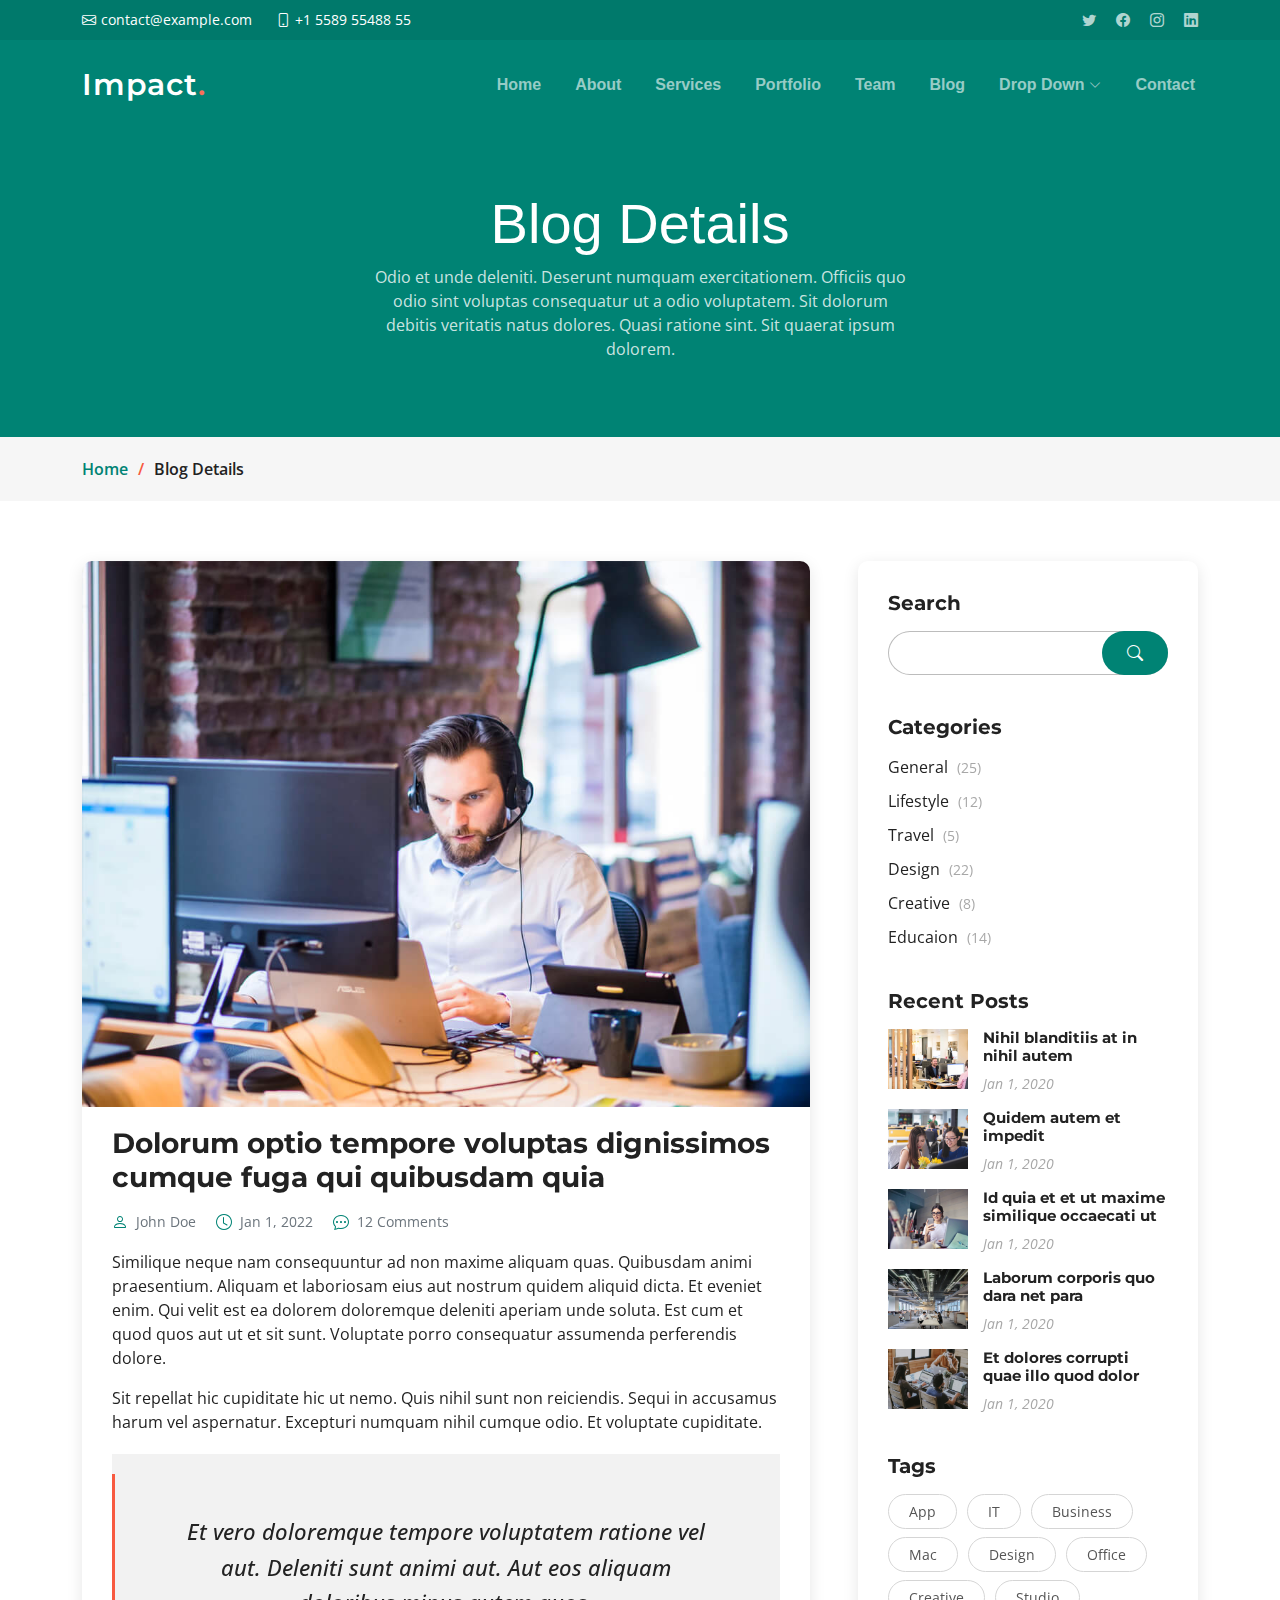
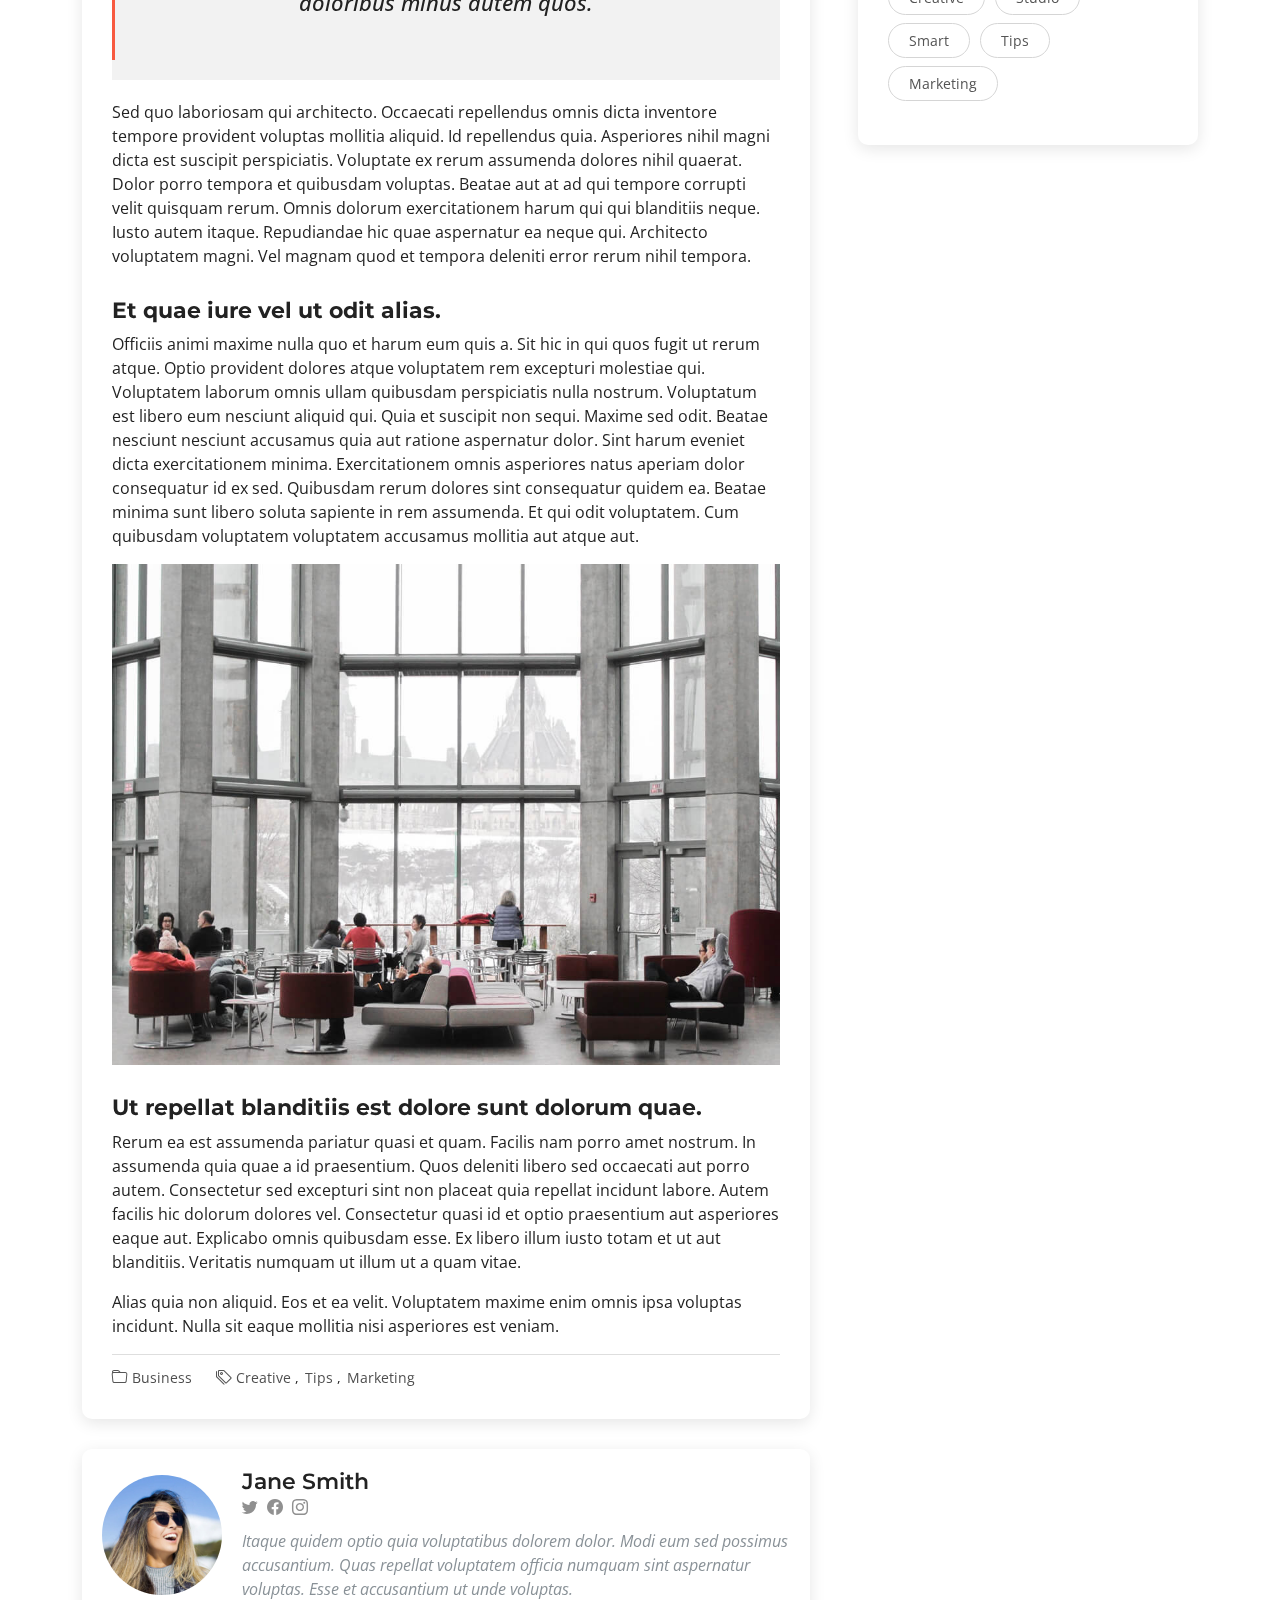
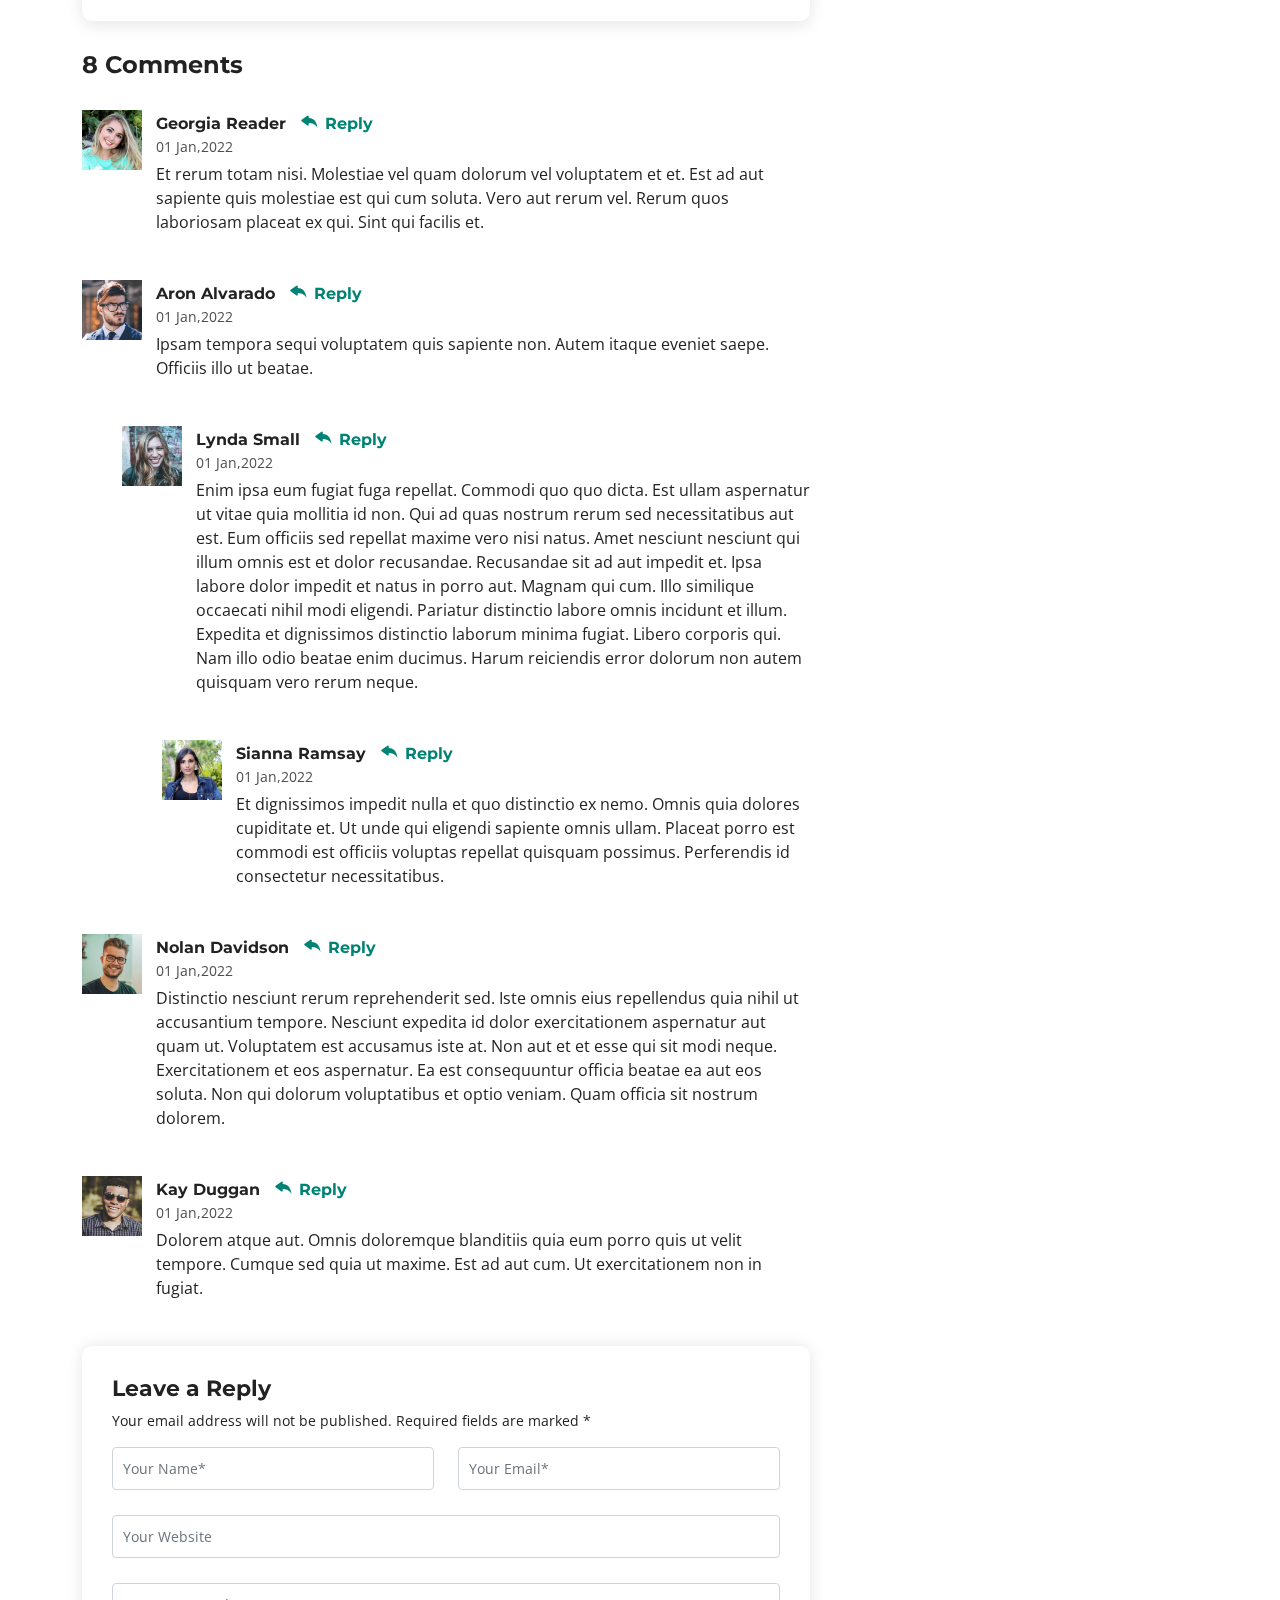
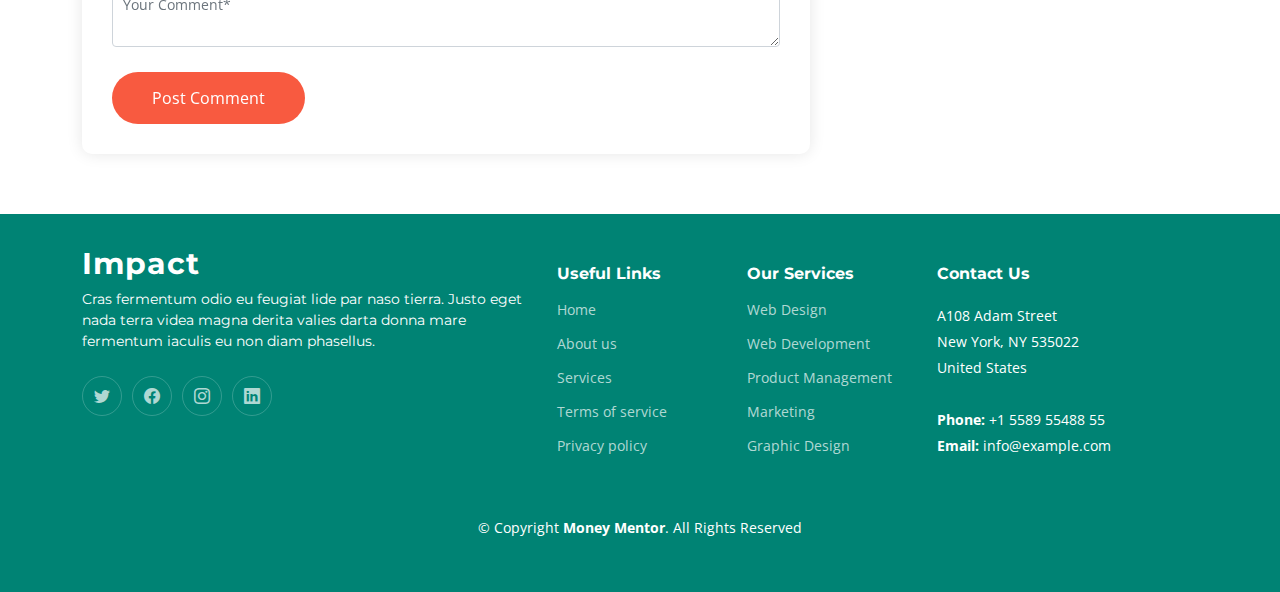
<file: blog-details.html>
<!DOCTYPE html>
<html lang="en">

<head>
  <meta charset="utf-8">
  <meta content="width=device-width, initial-scale=1.0" name="viewport">

  <title>Money Mentor - Blog Details</title>
  <meta content="" name="description">
  <meta content="" name="keywords">

  <!-- Favicons -->
  <link href="assets/img/favicon.png" rel="icon">
  <link href="assets/img/apple-touch-icon.png" rel="apple-touch-icon">

  <!-- Google Fonts -->
  <link rel="preconnect" href="https://fonts.googleapis.com">
  <link rel="preconnect" href="https://fonts.gstatic.com" crossorigin>
  <link href="https://fonts.googleapis.com/css2?family=Open+Sans:ital,wght@0,300;0,400;0,500;0,600;0,700;1,300;1,400;1,600;1,700&family=Montserrat:ital,wght@0,300;0,400;0,500;0,600;0,700;1,300;1,400;1,500;1,600;1,700&family=Raleway:ital,wght@0,300;0,400;0,500;0,600;0,700;1,300;1,400;1,500;1,600;1,700&display=swap" rel="stylesheet">

  <!-- Vendor CSS Files -->
  <link href="assets/vendor/bootstrap/css/bootstrap.min.css" rel="stylesheet">
  <link href="assets/vendor/bootstrap-icons/bootstrap-icons.css" rel="stylesheet">
  <link href="assets/vendor/aos/aos.css" rel="stylesheet">
  <link href="assets/vendor/glightbox/css/glightbox.min.css" rel="stylesheet">
  <link href="assets/vendor/swiper/swiper-bundle.min.css" rel="stylesheet">

  <!-- Template Main CSS File -->
  <link href="assets/css/main.css" rel="stylesheet">

</head>

<body>

  <!-- ======= Header ======= -->
  <section id="topbar" class="topbar d-flex align-items-center">
    <div class="container d-flex justify-content-center justify-content-md-between">
      <div class="contact-info d-flex align-items-center">
        <i class="bi bi-envelope d-flex align-items-center"><a href="mailto:contact@example.com">contact@example.com</a></i>
        <i class="bi bi-phone d-flex align-items-center ms-4"><span>+1 5589 55488 55</span></i>
      </div>
      <div class="social-links d-none d-md-flex align-items-center">
        <a href="#" class="twitter"><i class="bi bi-twitter"></i></a>
        <a href="#" class="facebook"><i class="bi bi-facebook"></i></a>
        <a href="#" class="instagram"><i class="bi bi-instagram"></i></a>
        <a href="#" class="linkedin"><i class="bi bi-linkedin"></i></i></a>
      </div>
    </div>
  </section><!-- End Top Bar -->

  <header id="header" class="header d-flex align-items-center">

    <div class="container-fluid container-xl d-flex align-items-center justify-content-between">
      <a href="index.html" class="logo d-flex align-items-center">
        <!-- Uncomment the line below if you also wish to use an image logo -->
        <!-- <img src="assets/img/logo.png" alt=""> -->
        <h1>Impact<span>.</span></h1>
      </a>
      <nav id="navbar" class="navbar">
        <ul>
          <li><a href="#hero">Home</a></li>
          <li><a href="#about">About</a></li>
          <li><a href="#services">Services</a></li>
          <li><a href="#portfolio">Portfolio</a></li>
          <li><a href="#team">Team</a></li>
          <li><a href="blog.html">Blog</a></li>
          <li class="dropdown"><a href="#"><span>Drop Down</span> <i class="bi bi-chevron-down dropdown-indicator"></i></a>
            <ul>
              <li><a href="#">Drop Down 1</a></li>
              <li class="dropdown"><a href="#"><span>Deep Drop Down</span> <i class="bi bi-chevron-down dropdown-indicator"></i></a>
                <ul>
                  <li><a href="#">Deep Drop Down 1</a></li>
                  <li><a href="#">Deep Drop Down 2</a></li>
                  <li><a href="#">Deep Drop Down 3</a></li>
                  <li><a href="#">Deep Drop Down 4</a></li>
                  <li><a href="#">Deep Drop Down 5</a></li>
                </ul>
              </li>
              <li><a href="#">Drop Down 2</a></li>
              <li><a href="#">Drop Down 3</a></li>
              <li><a href="#">Drop Down 4</a></li>
            </ul>
          </li>
          <li><a href="#contact">Contact</a></li>
        </ul>
      </nav><!-- .navbar -->

      <i class="mobile-nav-toggle mobile-nav-show bi bi-list"></i>
      <i class="mobile-nav-toggle mobile-nav-hide d-none bi bi-x"></i>

    </div>
  </header><!-- End Header -->
  <!-- End Header -->

  <main id="main">

    <!-- ======= Breadcrumbs ======= -->
    <div class="breadcrumbs">
      <div class="page-header d-flex align-items-center" style="background-image: url('');">
        <div class="container position-relative">
          <div class="row d-flex justify-content-center">
            <div class="col-lg-6 text-center">
              <h2>Blog Details</h2>
              <p>Odio et unde deleniti. Deserunt numquam exercitationem. Officiis quo odio sint voluptas consequatur ut a odio voluptatem. Sit dolorum debitis veritatis natus dolores. Quasi ratione sint. Sit quaerat ipsum dolorem.</p>
            </div>
          </div>
        </div>
      </div>
      <nav>
        <div class="container">
          <ol>
            <li><a href="index.html">Home</a></li>
            <li>Blog Details</li>
          </ol>
        </div>
      </nav>
    </div><!-- End Breadcrumbs -->

    <!-- ======= Blog Details Section ======= -->
    <section id="blog" class="blog">
      <div class="container" data-aos="fade-up">

        <div class="row g-5">

          <div class="col-lg-8">

            <article class="blog-details">

              <div class="post-img">
                <img src="assets/img/blog/blog-1.jpg" alt="" class="img-fluid">
              </div>

              <h2 class="title">Dolorum optio tempore voluptas dignissimos cumque fuga qui quibusdam quia</h2>

              <div class="meta-top">
                <ul>
                  <li class="d-flex align-items-center"><i class="bi bi-person"></i> <a href="blog-details.html">John Doe</a></li>
                  <li class="d-flex align-items-center"><i class="bi bi-clock"></i> <a href="blog-details.html"><time datetime="2020-01-01">Jan 1, 2022</time></a></li>
                  <li class="d-flex align-items-center"><i class="bi bi-chat-dots"></i> <a href="blog-details.html">12 Comments</a></li>
                </ul>
              </div><!-- End meta top -->

              <div class="content">
                <p>
                  Similique neque nam consequuntur ad non maxime aliquam quas. Quibusdam animi praesentium. Aliquam et laboriosam eius aut nostrum quidem aliquid dicta.
                  Et eveniet enim. Qui velit est ea dolorem doloremque deleniti aperiam unde soluta. Est cum et quod quos aut ut et sit sunt. Voluptate porro consequatur assumenda perferendis dolore.
                </p>

                <p>
                  Sit repellat hic cupiditate hic ut nemo. Quis nihil sunt non reiciendis. Sequi in accusamus harum vel aspernatur. Excepturi numquam nihil cumque odio. Et voluptate cupiditate.
                </p>

                <blockquote>
                  <p>
                    Et vero doloremque tempore voluptatem ratione vel aut. Deleniti sunt animi aut. Aut eos aliquam doloribus minus autem quos.
                  </p>
                </blockquote>

                <p>
                  Sed quo laboriosam qui architecto. Occaecati repellendus omnis dicta inventore tempore provident voluptas mollitia aliquid. Id repellendus quia. Asperiores nihil magni dicta est suscipit perspiciatis. Voluptate ex rerum assumenda dolores nihil quaerat.
                  Dolor porro tempora et quibusdam voluptas. Beatae aut at ad qui tempore corrupti velit quisquam rerum. Omnis dolorum exercitationem harum qui qui blanditiis neque.
                  Iusto autem itaque. Repudiandae hic quae aspernatur ea neque qui. Architecto voluptatem magni. Vel magnam quod et tempora deleniti error rerum nihil tempora.
                </p>

                <h3>Et quae iure vel ut odit alias.</h3>
                <p>
                  Officiis animi maxime nulla quo et harum eum quis a. Sit hic in qui quos fugit ut rerum atque. Optio provident dolores atque voluptatem rem excepturi molestiae qui. Voluptatem laborum omnis ullam quibusdam perspiciatis nulla nostrum. Voluptatum est libero eum nesciunt aliquid qui.
                  Quia et suscipit non sequi. Maxime sed odit. Beatae nesciunt nesciunt accusamus quia aut ratione aspernatur dolor. Sint harum eveniet dicta exercitationem minima. Exercitationem omnis asperiores natus aperiam dolor consequatur id ex sed. Quibusdam rerum dolores sint consequatur quidem ea.
                  Beatae minima sunt libero soluta sapiente in rem assumenda. Et qui odit voluptatem. Cum quibusdam voluptatem voluptatem accusamus mollitia aut atque aut.
                </p>
                <img src="assets/img/blog/blog-inside-post.jpg" class="img-fluid" alt="">

                <h3>Ut repellat blanditiis est dolore sunt dolorum quae.</h3>
                <p>
                  Rerum ea est assumenda pariatur quasi et quam. Facilis nam porro amet nostrum. In assumenda quia quae a id praesentium. Quos deleniti libero sed occaecati aut porro autem. Consectetur sed excepturi sint non placeat quia repellat incidunt labore. Autem facilis hic dolorum dolores vel.
                  Consectetur quasi id et optio praesentium aut asperiores eaque aut. Explicabo omnis quibusdam esse. Ex libero illum iusto totam et ut aut blanditiis. Veritatis numquam ut illum ut a quam vitae.
                </p>
                <p>
                  Alias quia non aliquid. Eos et ea velit. Voluptatem maxime enim omnis ipsa voluptas incidunt. Nulla sit eaque mollitia nisi asperiores est veniam.
                </p>

              </div><!-- End post content -->

              <div class="meta-bottom">
                <i class="bi bi-folder"></i>
                <ul class="cats">
                  <li><a href="#">Business</a></li>
                </ul>

                <i class="bi bi-tags"></i>
                <ul class="tags">
                  <li><a href="#">Creative</a></li>
                  <li><a href="#">Tips</a></li>
                  <li><a href="#">Marketing</a></li>
                </ul>
              </div><!-- End meta bottom -->

            </article><!-- End blog post -->

            <div class="post-author d-flex align-items-center">
              <img src="assets/img/blog/blog-author.jpg" class="rounded-circle flex-shrink-0" alt="">
              <div>
                <h4>Jane Smith</h4>
                <div class="social-links">
                  <a href="https://twitters.com/#"><i class="bi bi-twitter"></i></a>
                  <a href="https://facebook.com/#"><i class="bi bi-facebook"></i></a>
                  <a href="https://instagram.com/#"><i class="biu bi-instagram"></i></a>
                </div>
                <p>
                  Itaque quidem optio quia voluptatibus dolorem dolor. Modi eum sed possimus accusantium. Quas repellat voluptatem officia numquam sint aspernatur voluptas. Esse et accusantium ut unde voluptas.
                </p>
              </div>
            </div><!-- End post author -->

            <div class="comments">

              <h4 class="comments-count">8 Comments</h4>

              <div id="comment-1" class="comment">
                <div class="d-flex">
                  <div class="comment-img"><img src="assets/img/blog/comments-1.jpg" alt=""></div>
                  <div>
                    <h5><a href="">Georgia Reader</a> <a href="#" class="reply"><i class="bi bi-reply-fill"></i> Reply</a></h5>
                    <time datetime="2020-01-01">01 Jan,2022</time>
                    <p>
                      Et rerum totam nisi. Molestiae vel quam dolorum vel voluptatem et et. Est ad aut sapiente quis molestiae est qui cum soluta.
                      Vero aut rerum vel. Rerum quos laboriosam placeat ex qui. Sint qui facilis et.
                    </p>
                  </div>
                </div>
              </div><!-- End comment #1 -->

              <div id="comment-2" class="comment">
                <div class="d-flex">
                  <div class="comment-img"><img src="assets/img/blog/comments-2.jpg" alt=""></div>
                  <div>
                    <h5><a href="">Aron Alvarado</a> <a href="#" class="reply"><i class="bi bi-reply-fill"></i> Reply</a></h5>
                    <time datetime="2020-01-01">01 Jan,2022</time>
                    <p>
                      Ipsam tempora sequi voluptatem quis sapiente non. Autem itaque eveniet saepe. Officiis illo ut beatae.
                    </p>
                  </div>
                </div>

                <div id="comment-reply-1" class="comment comment-reply">
                  <div class="d-flex">
                    <div class="comment-img"><img src="assets/img/blog/comments-3.jpg" alt=""></div>
                    <div>
                      <h5><a href="">Lynda Small</a> <a href="#" class="reply"><i class="bi bi-reply-fill"></i> Reply</a></h5>
                      <time datetime="2020-01-01">01 Jan,2022</time>
                      <p>
                        Enim ipsa eum fugiat fuga repellat. Commodi quo quo dicta. Est ullam aspernatur ut vitae quia mollitia id non. Qui ad quas nostrum rerum sed necessitatibus aut est. Eum officiis sed repellat maxime vero nisi natus. Amet nesciunt nesciunt qui illum omnis est et dolor recusandae.

                        Recusandae sit ad aut impedit et. Ipsa labore dolor impedit et natus in porro aut. Magnam qui cum. Illo similique occaecati nihil modi eligendi. Pariatur distinctio labore omnis incidunt et illum. Expedita et dignissimos distinctio laborum minima fugiat.

                        Libero corporis qui. Nam illo odio beatae enim ducimus. Harum reiciendis error dolorum non autem quisquam vero rerum neque.
                      </p>
                    </div>
                  </div>

                  <div id="comment-reply-2" class="comment comment-reply">
                    <div class="d-flex">
                      <div class="comment-img"><img src="assets/img/blog/comments-4.jpg" alt=""></div>
                      <div>
                        <h5><a href="">Sianna Ramsay</a> <a href="#" class="reply"><i class="bi bi-reply-fill"></i> Reply</a></h5>
                        <time datetime="2020-01-01">01 Jan,2022</time>
                        <p>
                          Et dignissimos impedit nulla et quo distinctio ex nemo. Omnis quia dolores cupiditate et. Ut unde qui eligendi sapiente omnis ullam. Placeat porro est commodi est officiis voluptas repellat quisquam possimus. Perferendis id consectetur necessitatibus.
                        </p>
                      </div>
                    </div>

                  </div><!-- End comment reply #2-->

                </div><!-- End comment reply #1-->

              </div><!-- End comment #2-->

              <div id="comment-3" class="comment">
                <div class="d-flex">
                  <div class="comment-img"><img src="assets/img/blog/comments-5.jpg" alt=""></div>
                  <div>
                    <h5><a href="">Nolan Davidson</a> <a href="#" class="reply"><i class="bi bi-reply-fill"></i> Reply</a></h5>
                    <time datetime="2020-01-01">01 Jan,2022</time>
                    <p>
                      Distinctio nesciunt rerum reprehenderit sed. Iste omnis eius repellendus quia nihil ut accusantium tempore. Nesciunt expedita id dolor exercitationem aspernatur aut quam ut. Voluptatem est accusamus iste at.
                      Non aut et et esse qui sit modi neque. Exercitationem et eos aspernatur. Ea est consequuntur officia beatae ea aut eos soluta. Non qui dolorum voluptatibus et optio veniam. Quam officia sit nostrum dolorem.
                    </p>
                  </div>
                </div>

              </div><!-- End comment #3 -->

              <div id="comment-4" class="comment">
                <div class="d-flex">
                  <div class="comment-img"><img src="assets/img/blog/comments-6.jpg" alt=""></div>
                  <div>
                    <h5><a href="">Kay Duggan</a> <a href="#" class="reply"><i class="bi bi-reply-fill"></i> Reply</a></h5>
                    <time datetime="2020-01-01">01 Jan,2022</time>
                    <p>
                      Dolorem atque aut. Omnis doloremque blanditiis quia eum porro quis ut velit tempore. Cumque sed quia ut maxime. Est ad aut cum. Ut exercitationem non in fugiat.
                    </p>
                  </div>
                </div>

              </div><!-- End comment #4 -->

              <div class="reply-form">

                <h4>Leave a Reply</h4>
                <p>Your email address will not be published. Required fields are marked * </p>
                <form action="">
                  <div class="row">
                    <div class="col-md-6 form-group">
                      <input name="name" type="text" class="form-control" placeholder="Your Name*">
                    </div>
                    <div class="col-md-6 form-group">
                      <input name="email" type="text" class="form-control" placeholder="Your Email*">
                    </div>
                  </div>
                  <div class="row">
                    <div class="col form-group">
                      <input name="website" type="text" class="form-control" placeholder="Your Website">
                    </div>
                  </div>
                  <div class="row">
                    <div class="col form-group">
                      <textarea name="comment" class="form-control" placeholder="Your Comment*"></textarea>
                    </div>
                  </div>
                  <button type="submit" class="btn btn-primary">Post Comment</button>

                </form>

              </div>

            </div><!-- End blog comments -->

          </div>

          <div class="col-lg-4">

            <div class="sidebar">

              <div class="sidebar-item search-form">
                <h3 class="sidebar-title">Search</h3>
                <form action="" class="mt-3">
                  <input type="text">
                  <button type="submit"><i class="bi bi-search"></i></button>
                </form>
              </div><!-- End sidebar search formn-->

              <div class="sidebar-item categories">
                <h3 class="sidebar-title">Categories</h3>
                <ul class="mt-3">
                  <li><a href="#">General <span>(25)</span></a></li>
                  <li><a href="#">Lifestyle <span>(12)</span></a></li>
                  <li><a href="#">Travel <span>(5)</span></a></li>
                  <li><a href="#">Design <span>(22)</span></a></li>
                  <li><a href="#">Creative <span>(8)</span></a></li>
                  <li><a href="#">Educaion <span>(14)</span></a></li>
                </ul>
              </div><!-- End sidebar categories-->

              <div class="sidebar-item recent-posts">
                <h3 class="sidebar-title">Recent Posts</h3>

                <div class="mt-3">

                  <div class="post-item mt-3">
                    <img src="assets/img/blog/blog-recent-1.jpg" alt="">
                    <div>
                      <h4><a href="blog-details.html">Nihil blanditiis at in nihil autem</a></h4>
                      <time datetime="2020-01-01">Jan 1, 2020</time>
                    </div>
                  </div><!-- End recent post item-->

                  <div class="post-item">
                    <img src="assets/img/blog/blog-recent-2.jpg" alt="">
                    <div>
                      <h4><a href="blog-details.html">Quidem autem et impedit</a></h4>
                      <time datetime="2020-01-01">Jan 1, 2020</time>
                    </div>
                  </div><!-- End recent post item-->

                  <div class="post-item">
                    <img src="assets/img/blog/blog-recent-3.jpg" alt="">
                    <div>
                      <h4><a href="blog-details.html">Id quia et et ut maxime similique occaecati ut</a></h4>
                      <time datetime="2020-01-01">Jan 1, 2020</time>
                    </div>
                  </div><!-- End recent post item-->

                  <div class="post-item">
                    <img src="assets/img/blog/blog-recent-4.jpg" alt="">
                    <div>
                      <h4><a href="blog-details.html">Laborum corporis quo dara net para</a></h4>
                      <time datetime="2020-01-01">Jan 1, 2020</time>
                    </div>
                  </div><!-- End recent post item-->

                  <div class="post-item">
                    <img src="assets/img/blog/blog-recent-5.jpg" alt="">
                    <div>
                      <h4><a href="blog-details.html">Et dolores corrupti quae illo quod dolor</a></h4>
                      <time datetime="2020-01-01">Jan 1, 2020</time>
                    </div>
                  </div><!-- End recent post item-->

                </div>

              </div><!-- End sidebar recent posts-->

              <div class="sidebar-item tags">
                <h3 class="sidebar-title">Tags</h3>
                <ul class="mt-3">
                  <li><a href="#">App</a></li>
                  <li><a href="#">IT</a></li>
                  <li><a href="#">Business</a></li>
                  <li><a href="#">Mac</a></li>
                  <li><a href="#">Design</a></li>
                  <li><a href="#">Office</a></li>
                  <li><a href="#">Creative</a></li>
                  <li><a href="#">Studio</a></li>
                  <li><a href="#">Smart</a></li>
                  <li><a href="#">Tips</a></li>
                  <li><a href="#">Marketing</a></li>
                </ul>
              </div><!-- End sidebar tags-->

            </div><!-- End Blog Sidebar -->

          </div>
        </div>

      </div>
    </section><!-- End Blog Details Section -->

  </main><!-- End #main -->

  <!-- ======= Footer ======= -->
  <footer id="footer" class="footer">

    <div class="container">
      <div class="row gy-4">
        <div class="col-lg-5 col-md-12 footer-info">
          <a href="index.html" class="logo d-flex align-items-center">
            <span>Impact</span>
          </a>
          <p>Cras fermentum odio eu feugiat lide par naso tierra. Justo eget nada terra videa magna derita valies darta donna mare fermentum iaculis eu non diam phasellus.</p>
          <div class="social-links d-flex mt-4">
            <a href="#" class="twitter"><i class="bi bi-twitter"></i></a>
            <a href="#" class="facebook"><i class="bi bi-facebook"></i></a>
            <a href="#" class="instagram"><i class="bi bi-instagram"></i></a>
            <a href="#" class="linkedin"><i class="bi bi-linkedin"></i></a>
          </div>
        </div>

        <div class="col-lg-2 col-6 footer-links">
          <h4>Useful Links</h4>
          <ul>
            <li><a href="#">Home</a></li>
            <li><a href="#">About us</a></li>
            <li><a href="#">Services</a></li>
            <li><a href="#">Terms of service</a></li>
            <li><a href="#">Privacy policy</a></li>
          </ul>
        </div>

        <div class="col-lg-2 col-6 footer-links">
          <h4>Our Services</h4>
          <ul>
            <li><a href="#">Web Design</a></li>
            <li><a href="#">Web Development</a></li>
            <li><a href="#">Product Management</a></li>
            <li><a href="#">Marketing</a></li>
            <li><a href="#">Graphic Design</a></li>
          </ul>
        </div>

        <div class="col-lg-3 col-md-12 footer-contact text-center text-md-start">
          <h4>Contact Us</h4>
          <p>
            A108 Adam Street <br>
            New York, NY 535022<br>
            United States <br><br>
            <strong>Phone:</strong> +1 5589 55488 55<br>
            <strong>Email:</strong> info@example.com<br>
          </p>

        </div>

      </div>
    </div>

    <div class="container mt-4">
      <div class="copyright">
        &copy; Copyright <strong><span>Money Mentor</span></strong>. All Rights Reserved
      </div>
      <div class="credits">

      </div>
    </div>

  </footer><!-- End Footer -->
  <!-- End Footer -->

  <a href="#" class="scroll-top d-flex align-items-center justify-content-center"><i class="bi bi-arrow-up-short"></i></a>

  <div id="preloader"></div>

  <!-- Vendor JS Files -->
  <script src="assets/vendor/bootstrap/js/bootstrap.bundle.min.js"></script>
  <script src="assets/vendor/aos/aos.js"></script>
  <script src="assets/vendor/glightbox/js/glightbox.min.js"></script>
  <script src="assets/vendor/purecounter/purecounter_vanilla.js"></script>
  <script src="assets/vendor/swiper/swiper-bundle.min.js"></script>
  <script src="assets/vendor/isotope-layout/isotope.pkgd.min.js"></script>
  <script src="assets/vendor/php-email-form/validate.js"></script>

  <!-- Template Main JS File -->
  <script src="assets/js/main.js"></script>

</body>

</html>
</file>
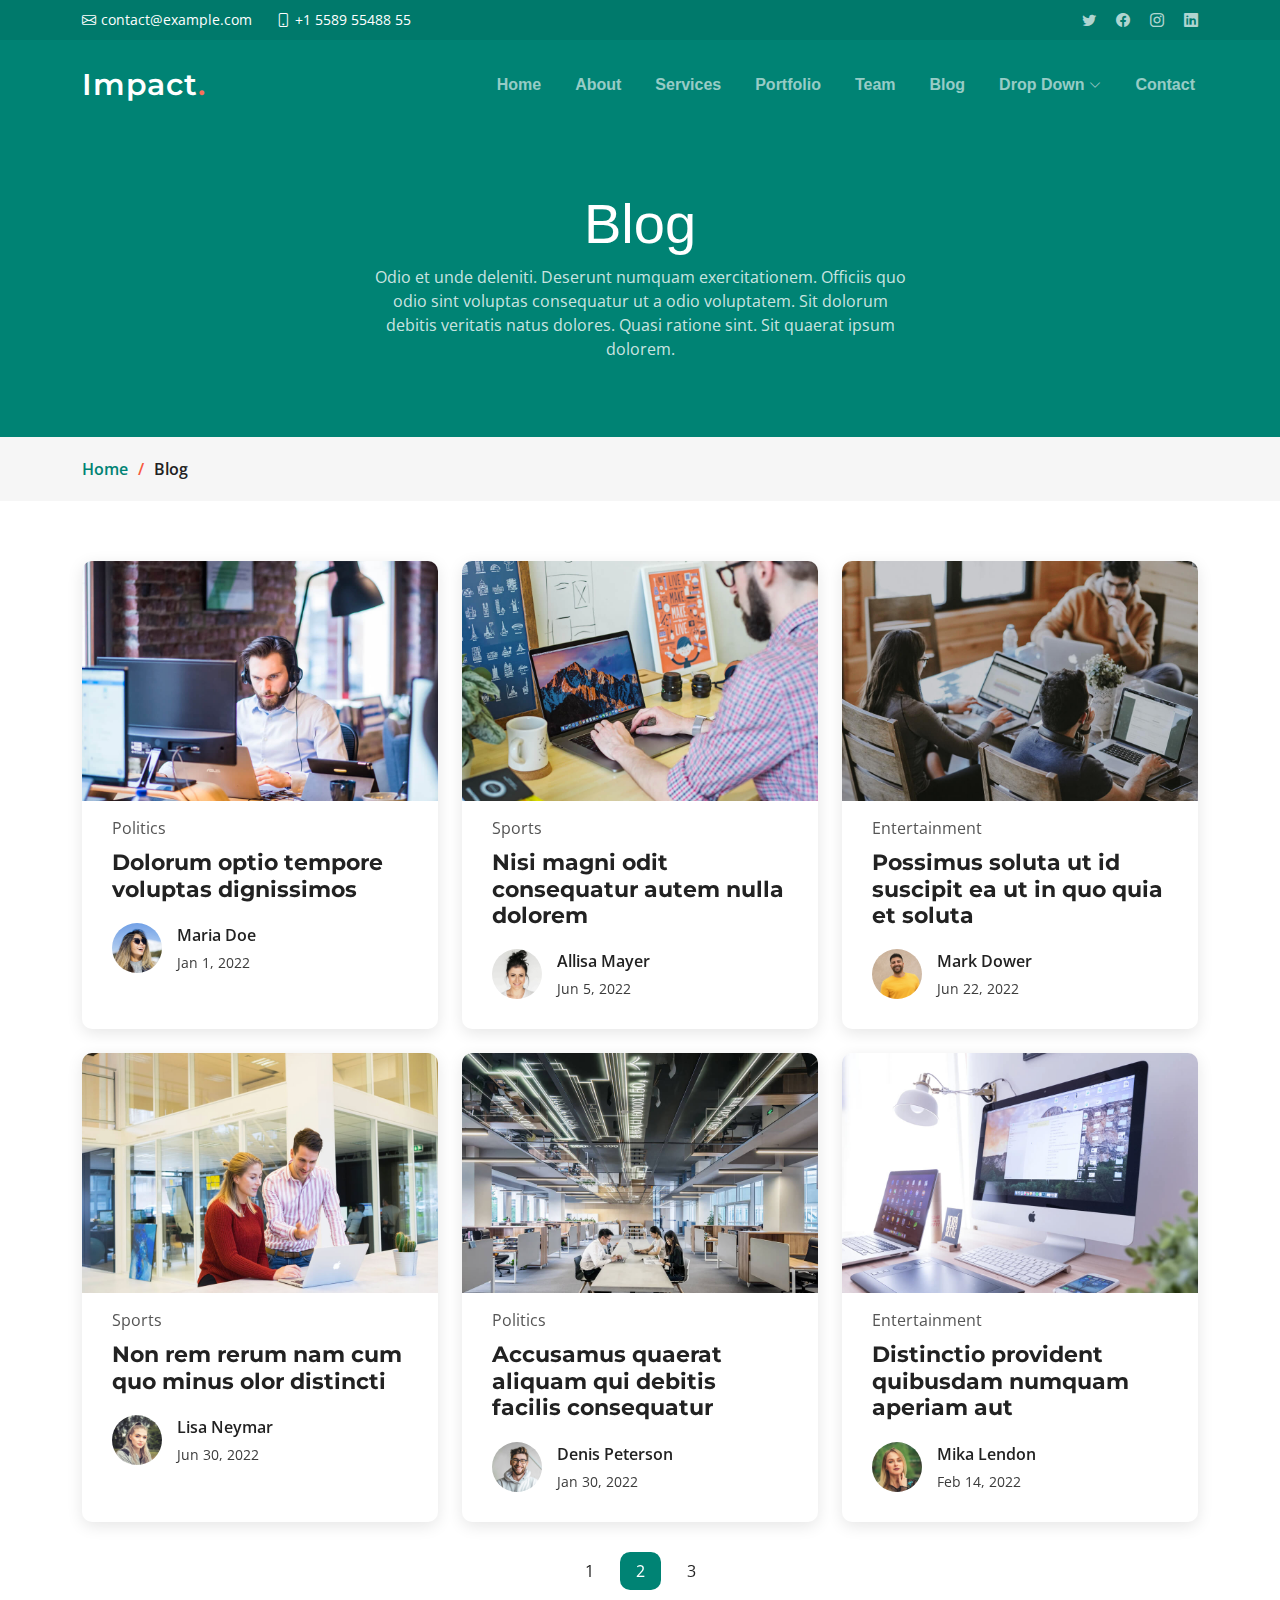
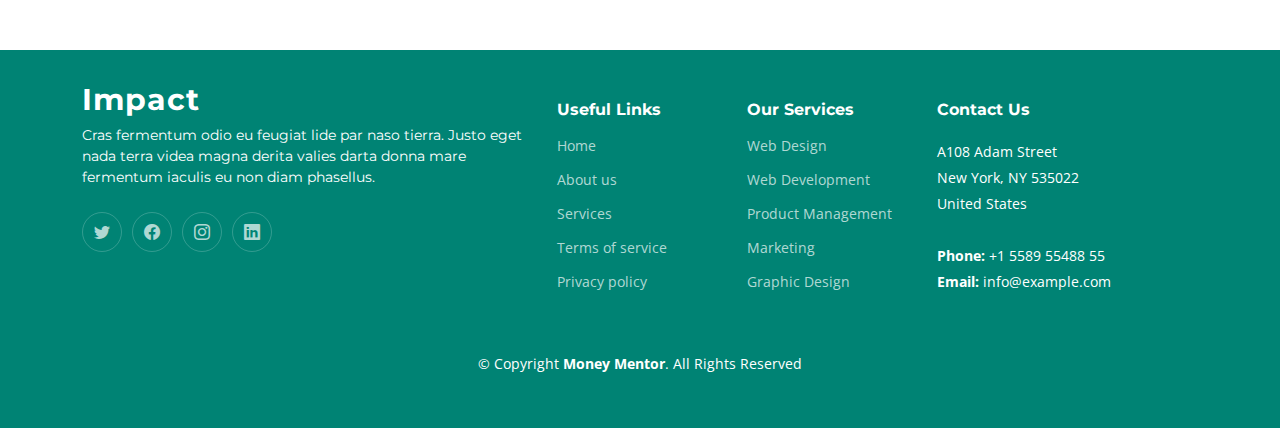
<file: blog.html>
<!DOCTYPE html>
<html lang="en">

<head>
  <meta charset="utf-8">
  <meta content="width=device-width, initial-scale=1.0" name="viewport">

  <title>Money Mentor - Blog</title>
  <meta content="" name="description">
  <meta content="" name="keywords">

  <!-- Favicons -->
  <link href="assets/img/favicon.png" rel="icon">
  <link href="assets/img/apple-touch-icon.png" rel="apple-touch-icon">

  <!-- Google Fonts -->
  <link rel="preconnect" href="https://fonts.googleapis.com">
  <link rel="preconnect" href="https://fonts.gstatic.com" crossorigin>
  <link href="https://fonts.googleapis.com/css2?family=Open+Sans:ital,wght@0,300;0,400;0,500;0,600;0,700;1,300;1,400;1,600;1,700&family=Montserrat:ital,wght@0,300;0,400;0,500;0,600;0,700;1,300;1,400;1,500;1,600;1,700&family=Raleway:ital,wght@0,300;0,400;0,500;0,600;0,700;1,300;1,400;1,500;1,600;1,700&display=swap" rel="stylesheet">

  <!-- Vendor CSS Files -->
  <link href="assets/vendor/bootstrap/css/bootstrap.min.css" rel="stylesheet">
  <link href="assets/vendor/bootstrap-icons/bootstrap-icons.css" rel="stylesheet">
  <link href="assets/vendor/aos/aos.css" rel="stylesheet">
  <link href="assets/vendor/glightbox/css/glightbox.min.css" rel="stylesheet">
  <link href="assets/vendor/swiper/swiper-bundle.min.css" rel="stylesheet">

  <!-- Template Main CSS File -->
  <link href="assets/css/main.css" rel="stylesheet">

</head>

<body>

  <!-- ======= Header ======= -->
  <section id="topbar" class="topbar d-flex align-items-center">
    <div class="container d-flex justify-content-center justify-content-md-between">
      <div class="contact-info d-flex align-items-center">
        <i class="bi bi-envelope d-flex align-items-center"><a href="mailto:contact@example.com">contact@example.com</a></i>
        <i class="bi bi-phone d-flex align-items-center ms-4"><span>+1 5589 55488 55</span></i>
      </div>
      <div class="social-links d-none d-md-flex align-items-center">
        <a href="#" class="twitter"><i class="bi bi-twitter"></i></a>
        <a href="#" class="facebook"><i class="bi bi-facebook"></i></a>
        <a href="#" class="instagram"><i class="bi bi-instagram"></i></a>
        <a href="#" class="linkedin"><i class="bi bi-linkedin"></i></i></a>
      </div>
    </div>
  </section><!-- End Top Bar -->

  <header id="header" class="header d-flex align-items-center">

    <div class="container-fluid container-xl d-flex align-items-center justify-content-between">
      <a href="index.html" class="logo d-flex align-items-center">
        <!-- Uncomment the line below if you also wish to use an image logo -->
        <!-- <img src="assets/img/logo.png" alt=""> -->
        <h1>Impact<span>.</span></h1>
      </a>
      <nav id="navbar" class="navbar">
        <ul>
          <li><a href="#hero">Home</a></li>
          <li><a href="#about">About</a></li>
          <li><a href="#services">Services</a></li>
          <li><a href="#portfolio">Portfolio</a></li>
          <li><a href="#team">Team</a></li>
          <li><a href="blog.html">Blog</a></li>
          <li class="dropdown"><a href="#"><span>Drop Down</span> <i class="bi bi-chevron-down dropdown-indicator"></i></a>
            <ul>
              <li><a href="#">Drop Down 1</a></li>
              <li class="dropdown"><a href="#"><span>Deep Drop Down</span> <i class="bi bi-chevron-down dropdown-indicator"></i></a>
                <ul>
                  <li><a href="#">Deep Drop Down 1</a></li>
                  <li><a href="#">Deep Drop Down 2</a></li>
                  <li><a href="#">Deep Drop Down 3</a></li>
                  <li><a href="#">Deep Drop Down 4</a></li>
                  <li><a href="#">Deep Drop Down 5</a></li>
                </ul>
              </li>
              <li><a href="#">Drop Down 2</a></li>
              <li><a href="#">Drop Down 3</a></li>
              <li><a href="#">Drop Down 4</a></li>
            </ul>
          </li>
          <li><a href="#contact">Contact</a></li>
        </ul>
      </nav><!-- .navbar -->

      <i class="mobile-nav-toggle mobile-nav-show bi bi-list"></i>
      <i class="mobile-nav-toggle mobile-nav-hide d-none bi bi-x"></i>

    </div>
  </header><!-- End Header -->
  <!-- End Header -->

  <main id="main">

    <!-- ======= Breadcrumbs ======= -->
    <div class="breadcrumbs">
      <div class="page-header d-flex align-items-center" style="background-image: url('');">
        <div class="container position-relative">
          <div class="row d-flex justify-content-center">
            <div class="col-lg-6 text-center">
              <h2>Blog</h2>
              <p>Odio et unde deleniti. Deserunt numquam exercitationem. Officiis quo odio sint voluptas consequatur ut a odio voluptatem. Sit dolorum debitis veritatis natus dolores. Quasi ratione sint. Sit quaerat ipsum dolorem.</p>
            </div>
          </div>
        </div>
      </div>
      <nav>
        <div class="container">
          <ol>
            <li><a href="index.html">Home</a></li>
            <li>Blog</li>
          </ol>
        </div>
      </nav>
    </div><!-- End Breadcrumbs -->

    <!-- ======= Blog Section ======= -->
    <section id="blog" class="blog">
      <div class="container" data-aos="fade-up">

        <div class="row gy-4 posts-list">

          <div class="col-xl-4 col-md-6">
            <article>

              <div class="post-img">
                <img src="assets/img/blog/blog-1.jpg" alt="" class="img-fluid">
              </div>

              <p class="post-category">Politics</p>

              <h2 class="title">
                <a href="blog-details.html">Dolorum optio tempore voluptas dignissimos</a>
              </h2>

              <div class="d-flex align-items-center">
                <img src="assets/img/blog/blog-author.jpg" alt="" class="img-fluid post-author-img flex-shrink-0">
                <div class="post-meta">
                  <p class="post-author-list">Maria Doe</p>
                  <p class="post-date">
                    <time datetime="2022-01-01">Jan 1, 2022</time>
                  </p>
                </div>
              </div>

            </article>
          </div><!-- End post list item -->

          <div class="col-xl-4 col-md-6">
            <article>

              <div class="post-img">
                <img src="assets/img/blog/blog-2.jpg" alt="" class="img-fluid">
              </div>

              <p class="post-category">Sports</p>

              <h2 class="title">
                <a href="blog-details.html">Nisi magni odit consequatur autem nulla dolorem</a>
              </h2>

              <div class="d-flex align-items-center">
                <img src="assets/img/blog/blog-author-2.jpg" alt="" class="img-fluid post-author-img flex-shrink-0">
                <div class="post-meta">
                  <p class="post-author-list">Allisa Mayer</p>
                  <p class="post-date">
                    <time datetime="2022-01-01">Jun 5, 2022</time>
                  </p>
                </div>
              </div>

            </article>
          </div><!-- End post list item -->

          <div class="col-xl-4 col-md-6">
            <article>

              <div class="post-img">
                <img src="assets/img/blog/blog-3.jpg" alt="" class="img-fluid">
              </div>

              <p class="post-category">Entertainment</p>

              <h2 class="title">
                <a href="blog-details.html">Possimus soluta ut id suscipit ea ut in quo quia et soluta</a>
              </h2>

              <div class="d-flex align-items-center">
                <img src="assets/img/blog/blog-author-3.jpg" alt="" class="img-fluid post-author-img flex-shrink-0">
                <div class="post-meta">
                  <p class="post-author-list">Mark Dower</p>
                  <p class="post-date">
                    <time datetime="2022-01-01">Jun 22, 2022</time>
                  </p>
                </div>
              </div>

            </article>
          </div><!-- End post list item -->

          <div class="col-xl-4 col-md-6">
            <article>

              <div class="post-img">
                <img src="assets/img/blog/blog-4.jpg" alt="" class="img-fluid">
              </div>

              <p class="post-category">Sports</p>

              <h2 class="title">
                <a href="blog-details.html">Non rem rerum nam cum quo minus olor distincti</a>
              </h2>

              <div class="d-flex align-items-center">
                <img src="assets/img/blog/blog-author-4.jpg" alt="" class="img-fluid post-author-img flex-shrink-0">
                <div class="post-meta">
                  <p class="post-author-list">Lisa Neymar</p>
                  <p class="post-date">
                    <time datetime="2022-01-01">Jun 30, 2022</time>
                  </p>
                </div>
              </div>

            </article>
          </div><!-- End post list item -->

          <div class="col-xl-4 col-md-6">
            <article>

              <div class="post-img">
                <img src="assets/img/blog/blog-5.jpg" alt="" class="img-fluid">
              </div>

              <p class="post-category">Politics</p>

              <h2 class="title">
                <a href="blog-details.html">Accusamus quaerat aliquam qui debitis facilis consequatur</a>
              </h2>

              <div class="d-flex align-items-center">
                <img src="assets/img/blog/blog-author-5.jpg" alt="" class="img-fluid post-author-img flex-shrink-0">
                <div class="post-meta">
                  <p class="post-author-list">Denis Peterson</p>
                  <p class="post-date">
                    <time datetime="2022-01-01">Jan 30, 2022</time>
                  </p>
                </div>
              </div>

            </article>
          </div><!-- End post list item -->

          <div class="col-xl-4 col-md-6">
            <article>

              <div class="post-img">
                <img src="assets/img/blog/blog-6.jpg" alt="" class="img-fluid">
              </div>

              <p class="post-category">Entertainment</p>

              <h2 class="title">
                <a href="blog-details.html">Distinctio provident quibusdam numquam aperiam aut</a>
              </h2>

              <div class="d-flex align-items-center">
                <img src="assets/img/blog/blog-author-6.jpg" alt="" class="img-fluid post-author-img flex-shrink-0">
                <div class="post-meta">
                  <p class="post-author-list">Mika Lendon</p>
                  <p class="post-date">
                    <time datetime="2022-01-01">Feb 14, 2022</time>
                  </p>
                </div>
              </div>

            </article>
          </div><!-- End post list item -->

        </div><!-- End blog posts list -->

        <div class="blog-pagination">
          <ul class="justify-content-center">
            <li><a href="#">1</a></li>
            <li class="active"><a href="#">2</a></li>
            <li><a href="#">3</a></li>
          </ul>
        </div><!-- End blog pagination -->

      </div>
    </section><!-- End Blog Section -->

  </main><!-- End #main -->

  <!-- ======= Footer ======= -->
  <footer id="footer" class="footer">

    <div class="container">
      <div class="row gy-4">
        <div class="col-lg-5 col-md-12 footer-info">
          <a href="index.html" class="logo d-flex align-items-center">
            <span>Impact</span>
          </a>
          <p>Cras fermentum odio eu feugiat lide par naso tierra. Justo eget nada terra videa magna derita valies darta donna mare fermentum iaculis eu non diam phasellus.</p>
          <div class="social-links d-flex mt-4">
            <a href="#" class="twitter"><i class="bi bi-twitter"></i></a>
            <a href="#" class="facebook"><i class="bi bi-facebook"></i></a>
            <a href="#" class="instagram"><i class="bi bi-instagram"></i></a>
            <a href="#" class="linkedin"><i class="bi bi-linkedin"></i></a>
          </div>
        </div>

        <div class="col-lg-2 col-6 footer-links">
          <h4>Useful Links</h4>
          <ul>
            <li><a href="#">Home</a></li>
            <li><a href="#">About us</a></li>
            <li><a href="#">Services</a></li>
            <li><a href="#">Terms of service</a></li>
            <li><a href="#">Privacy policy</a></li>
          </ul>
        </div>

        <div class="col-lg-2 col-6 footer-links">
          <h4>Our Services</h4>
          <ul>
            <li><a href="#">Web Design</a></li>
            <li><a href="#">Web Development</a></li>
            <li><a href="#">Product Management</a></li>
            <li><a href="#">Marketing</a></li>
            <li><a href="#">Graphic Design</a></li>
          </ul>
        </div>

        <div class="col-lg-3 col-md-12 footer-contact text-center text-md-start">
          <h4>Contact Us</h4>
          <p>
            A108 Adam Street <br>
            New York, NY 535022<br>
            United States <br><br>
            <strong>Phone:</strong> +1 5589 55488 55<br>
            <strong>Email:</strong> info@example.com<br>
          </p>

        </div>

      </div>
    </div>

    <div class="container mt-4">
      <div class="copyright">
        &copy; Copyright <strong><span>Money Mentor</span></strong>. All Rights Reserved
      </div>
      <div class="credits">

      </div>
    </div>

  </footer><!-- End Footer -->
  <!-- End Footer -->

  <a href="#" class="scroll-top d-flex align-items-center justify-content-center"><i class="bi bi-arrow-up-short"></i></a>

  <div id="preloader"></div>

  <!-- Vendor JS Files -->
  <script src="assets/vendor/bootstrap/js/bootstrap.bundle.min.js"></script>
  <script src="assets/vendor/aos/aos.js"></script>
  <script src="assets/vendor/glightbox/js/glightbox.min.js"></script>
  <script src="assets/vendor/purecounter/purecounter_vanilla.js"></script>
  <script src="assets/vendor/swiper/swiper-bundle.min.js"></script>
  <script src="assets/vendor/isotope-layout/isotope.pkgd.min.js"></script>
  <script src="assets/vendor/php-email-form/validate.js"></script>

  <!-- Template Main JS File -->
  <script src="assets/js/main.js"></script>

</body>

</html>
</file>
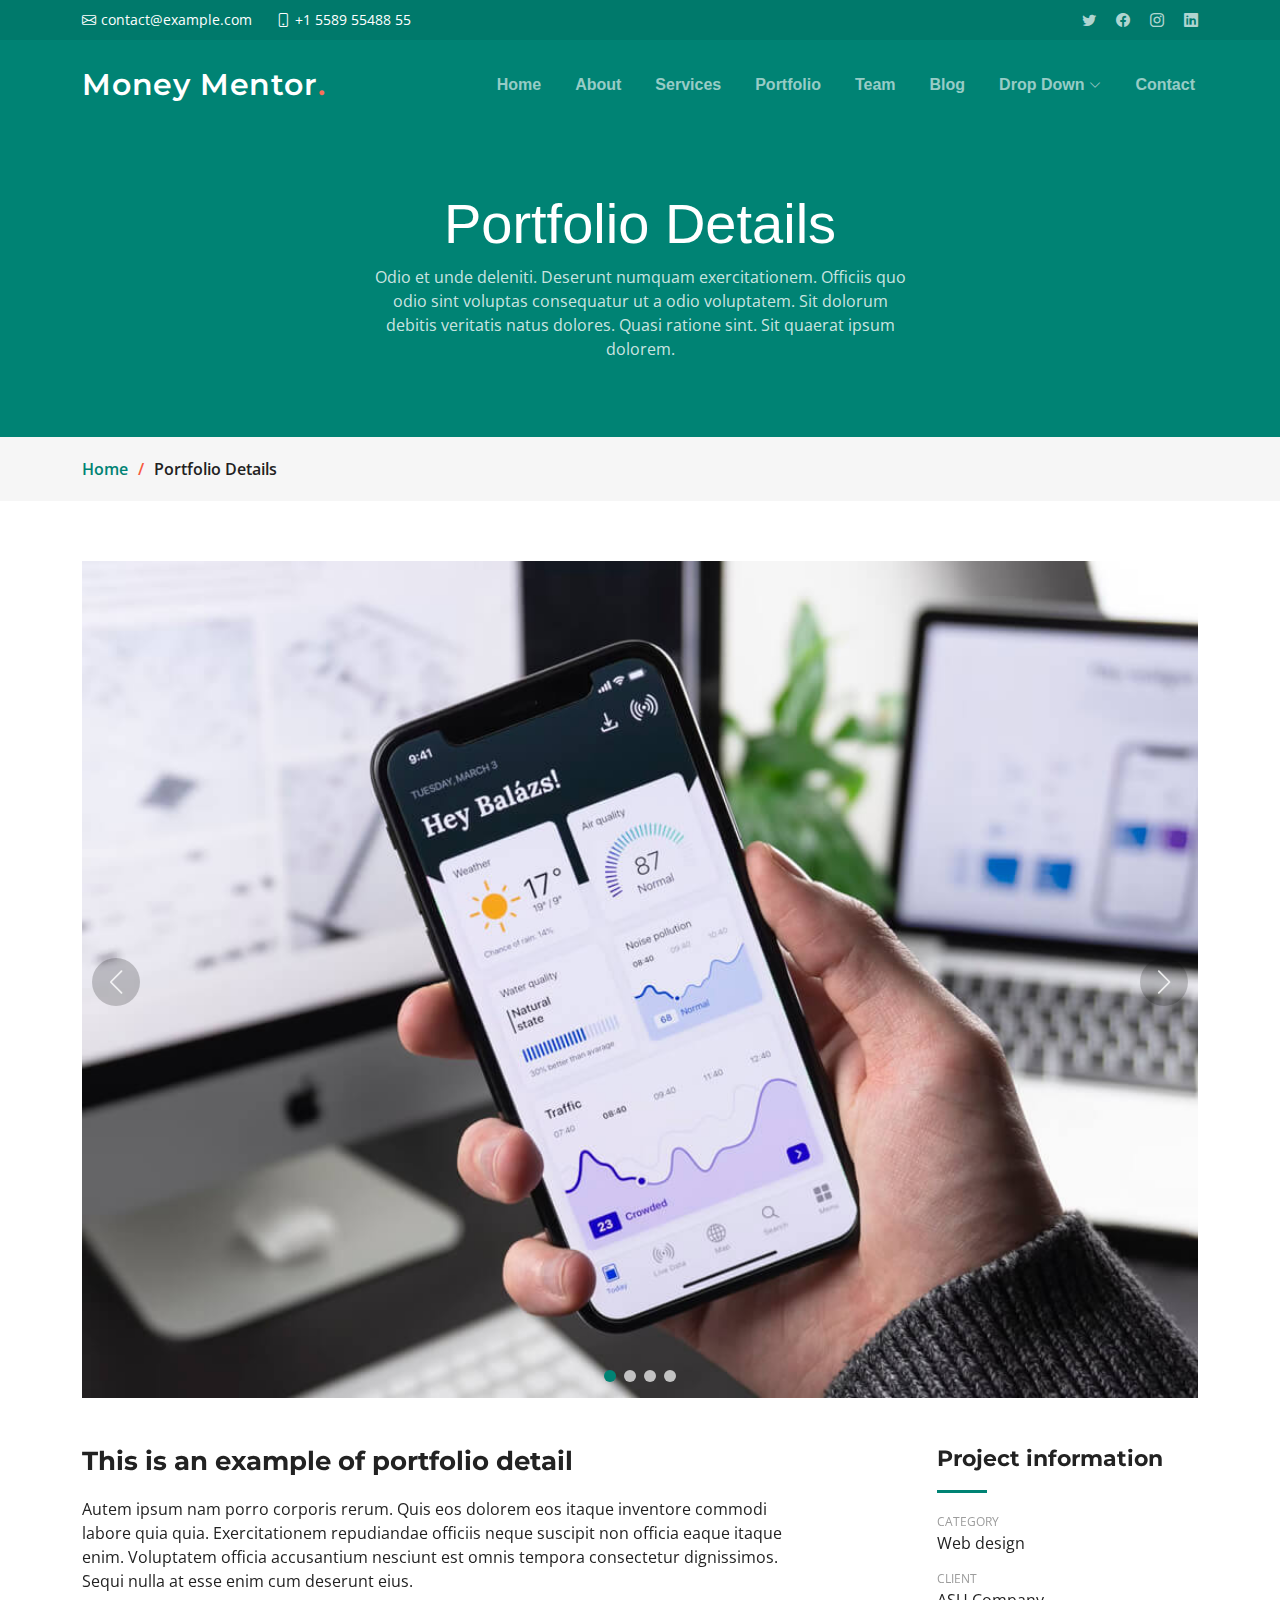
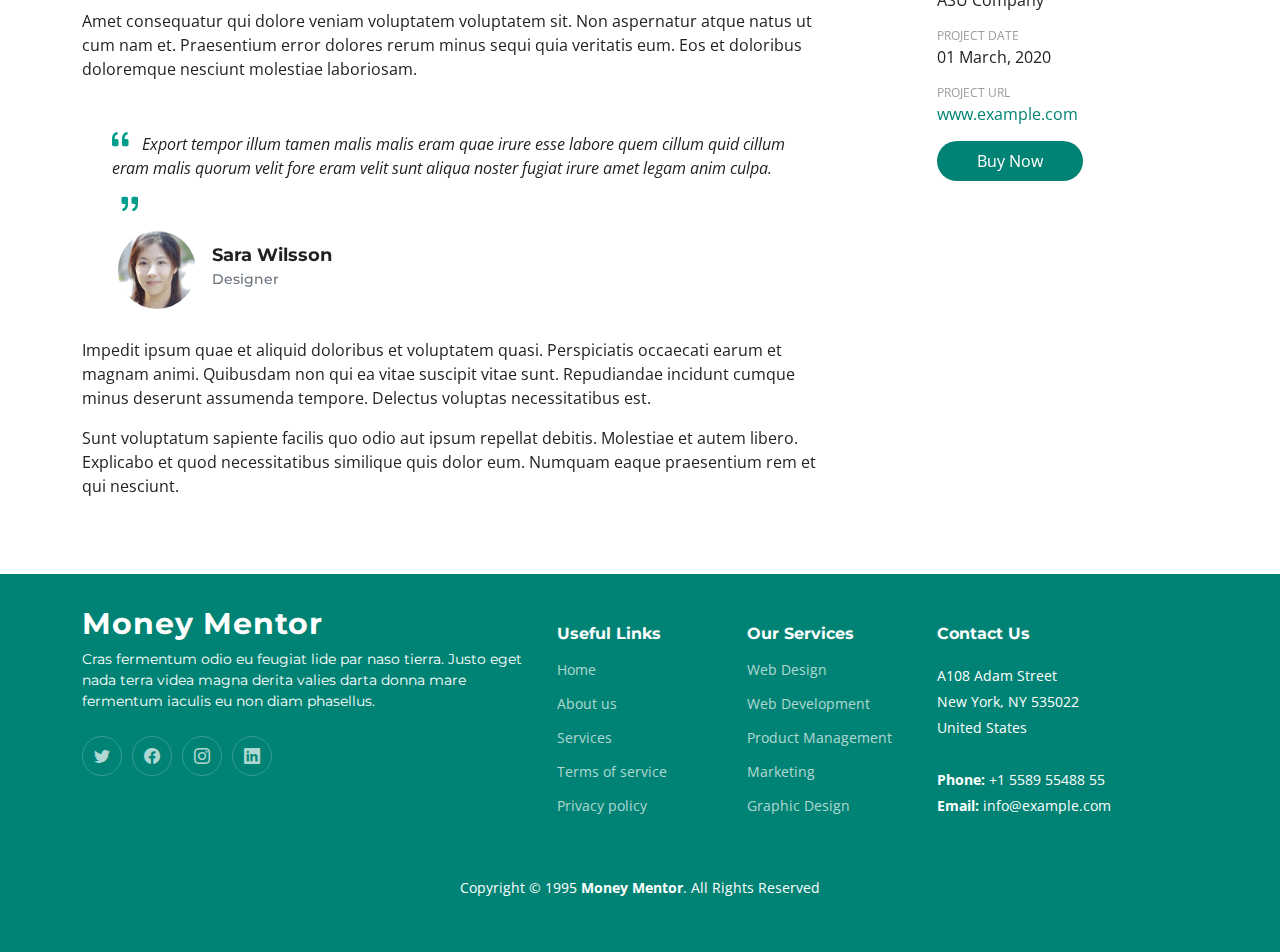
<file: portfolio-details.html>
<!DOCTYPE html>
<html lang="en">

<head>
  <meta charset="utf-8">
  <meta content="width=device-width, initial-scale=1.0" name="viewport">

  <title>Money Mentor</title>
  <meta content="" name="description">
  <meta content="" name="keywords">

  <!-- Favicons -->
  <link href="assets/img/favicon.png" rel="icon">
  <link href="assets/img/apple-touch-icon.png" rel="apple-touch-icon">

  <!-- Google Fonts -->
  <link rel="preconnect" href="https://fonts.googleapis.com">
  <link rel="preconnect" href="https://fonts.gstatic.com" crossorigin>
  <link href="https://fonts.googleapis.com/css2?family=Open+Sans:ital,wght@0,300;0,400;0,500;0,600;0,700;1,300;1,400;1,600;1,700&family=Montserrat:ital,wght@0,300;0,400;0,500;0,600;0,700;1,300;1,400;1,500;1,600;1,700&family=Raleway:ital,wght@0,300;0,400;0,500;0,600;0,700;1,300;1,400;1,500;1,600;1,700&display=swap" rel="stylesheet">

  <!-- Vendor CSS Files -->
  <link href="assets/vendor/bootstrap/css/bootstrap.min.css" rel="stylesheet">
  <link href="assets/vendor/bootstrap-icons/bootstrap-icons.css" rel="stylesheet">
  <link href="assets/vendor/aos/aos.css" rel="stylesheet">
  <link href="assets/vendor/glightbox/css/glightbox.min.css" rel="stylesheet">
  <link href="assets/vendor/swiper/swiper-bundle.min.css" rel="stylesheet">

  <!-- Template Main CSS File -->
  <link href="assets/css/main.css" rel="stylesheet">
</head>

<body>

  <!-- ======= Header ======= -->
  <section id="topbar" class="topbar d-flex align-items-center">
    <div class="container d-flex justify-content-center justify-content-md-between">
      <div class="contact-info d-flex align-items-center">
        <i class="bi bi-envelope d-flex align-items-center"><a href="mailto:contact@example.com">contact@example.com</a></i>
        <i class="bi bi-phone d-flex align-items-center ms-4"><span>+1 5589 55488 55</span></i>
      </div>
      <div class="social-links d-none d-md-flex align-items-center">
        <a href="#" class="twitter"><i class="bi bi-twitter"></i></a>
        <a href="#" class="facebook"><i class="bi bi-facebook"></i></a>
        <a href="#" class="instagram"><i class="bi bi-instagram"></i></a>
        <a href="#" class="linkedin"><i class="bi bi-linkedin"></i></i></a>
      </div>
    </div>
  </section><!-- End Top Bar -->

  <header id="header" class="header d-flex align-items-center">

    <div class="container-fluid container-xl d-flex align-items-center justify-content-between">
      <a href="index.html" class="logo d-flex align-items-center">
        <!-- Uncomment the line below if you also wish to use an image logo -->
        <!-- <img src="assets/img/logo.png" alt=""> -->
        <h1>Money Mentor<span>.</span></h1>
      </a>
      <nav id="navbar" class="navbar">
        <ul>
          <li><a href="#hero">Home</a></li>
          <li><a href="#about">About</a></li>
          <li><a href="#services">Services</a></li>
          <li><a href="#portfolio">Portfolio</a></li>
          <li><a href="#team">Team</a></li>
          <li><a href="blog.html">Blog</a></li>
          <li class="dropdown"><a href="#"><span>Drop Down</span> <i class="bi bi-chevron-down dropdown-indicator"></i></a>
            <ul>
              <li><a href="#">Drop Down 1</a></li>
              <li class="dropdown"><a href="#"><span>Deep Drop Down</span> <i class="bi bi-chevron-down dropdown-indicator"></i></a>
                <ul>
                  <li><a href="#">Deep Drop Down 1</a></li>
                  <li><a href="#">Deep Drop Down 2</a></li>
                  <li><a href="#">Deep Drop Down 3</a></li>
                  <li><a href="#">Deep Drop Down 4</a></li>
                  <li><a href="#">Deep Drop Down 5</a></li>
                </ul>
              </li>
              <li><a href="#">Drop Down 2</a></li>
              <li><a href="#">Drop Down 3</a></li>
              <li><a href="#">Drop Down 4</a></li>
            </ul>
          </li>
          <li><a href="#contact">Contact</a></li>
        </ul>
      </nav><!-- .navbar -->

      <i class="mobile-nav-toggle mobile-nav-show bi bi-list"></i>
      <i class="mobile-nav-toggle mobile-nav-hide d-none bi bi-x"></i>

    </div>
  </header><!-- End Header -->
  <!-- End Header -->

  <main id="main">

    <!-- ======= Breadcrumbs ======= -->
    <div class="breadcrumbs">
      <div class="page-header d-flex align-items-center" style="background-image: url('');">
        <div class="container position-relative">
          <div class="row d-flex justify-content-center">
            <div class="col-lg-6 text-center">
              <h2>Portfolio Details</h2>
              <p>Odio et unde deleniti. Deserunt numquam exercitationem. Officiis quo odio sint voluptas consequatur ut a odio voluptatem. Sit dolorum debitis veritatis natus dolores. Quasi ratione sint. Sit quaerat ipsum dolorem.</p>
            </div>
          </div>
        </div>
      </div>
      <nav>
        <div class="container">
          <ol>
            <li><a href="index.html">Home</a></li>
            <li>Portfolio Details</li>
          </ol>
        </div>
      </nav>
    </div><!-- End Breadcrumbs -->

    <!-- ======= Portfolio Details Section ======= -->
    <section id="portfolio-details" class="portfolio-details">
      <div class="container" data-aos="fade-up">

        <div class="position-relative h-100">
          <div class="slides-1 portfolio-details-slider swiper">
            <div class="swiper-wrapper align-items-center">

              <div class="swiper-slide">
                <img src="assets/img/portfolio/app-1.jpg" alt="">
              </div>

              <div class="swiper-slide">
                <img src="assets/img/portfolio/product-1.jpg" alt="">
              </div>

              <div class="swiper-slide">
                <img src="assets/img/portfolio/branding-1.jpg" alt="">
              </div>

              <div class="swiper-slide">
                <img src="assets/img/portfolio/books-1.jpg" alt="">
              </div>

            </div>
            <div class="swiper-pagination"></div>
          </div>
          <div class="swiper-button-prev"></div>
          <div class="swiper-button-next"></div>

        </div>

        <div class="row justify-content-between gy-4 mt-4">

          <div class="col-lg-8">
            <div class="portfolio-description">
              <h2>This is an example of portfolio detail</h2>
              <p>
                Autem ipsum nam porro corporis rerum. Quis eos dolorem eos itaque inventore commodi labore quia quia. Exercitationem repudiandae officiis neque suscipit non officia eaque itaque enim. Voluptatem officia accusantium nesciunt est omnis tempora consectetur dignissimos. Sequi nulla at esse enim cum deserunt eius.
              </p>
              <p>
                Amet consequatur qui dolore veniam voluptatem voluptatem sit. Non aspernatur atque natus ut cum nam et. Praesentium error dolores rerum minus sequi quia veritatis eum. Eos et doloribus doloremque nesciunt molestiae laboriosam.
              </p>

              <div class="testimonial-item">
                <p>
                  <i class="bi bi-quote quote-icon-left"></i>
                  Export tempor illum tamen malis malis eram quae irure esse labore quem cillum quid cillum eram malis quorum velit fore eram velit sunt aliqua noster fugiat irure amet legam anim culpa.
                  <i class="bi bi-quote quote-icon-right"></i>
                </p>
                <div>
                  <img src="assets/img/testimonials/testimonials-2.jpg" class="testimonial-img" alt="">
                  <h3>Sara Wilsson</h3>
                  <h4>Designer</h4>
                </div>
              </div>

              <p>
                Impedit ipsum quae et aliquid doloribus et voluptatem quasi. Perspiciatis occaecati earum et magnam animi. Quibusdam non qui ea vitae suscipit vitae sunt. Repudiandae incidunt cumque minus deserunt assumenda tempore. Delectus voluptas necessitatibus est.

              <p>
                Sunt voluptatum sapiente facilis quo odio aut ipsum repellat debitis. Molestiae et autem libero. Explicabo et quod necessitatibus similique quis dolor eum. Numquam eaque praesentium rem et qui nesciunt.
              </p>

            </div>
          </div>

          <div class="col-lg-3">
            <div class="portfolio-info">
              <h3>Project information</h3>
              <ul>
                <li><strong>Category</strong> <span>Web design</span></li>
                <li><strong>Client</strong> <span>ASU Company</span></li>
                <li><strong>Project date</strong> <span>01 March, 2020</span></li>
                <li><strong>Project URL</strong> <a href="#">www.example.com</a></li>
                <li><a href="#" class="btn-visit align-self-start">Buy Now</a></li>
              </ul>
            </div>
          </div>

        </div>

      </div>
    </section><!-- End Portfolio Details Section -->

  </main><!-- End #main -->

  <!-- ======= Footer ======= -->
  <footer id="footer" class="footer">

    <div class="container">
      <div class="row gy-4">
        <div class="col-lg-5 col-md-12 footer-info">
          <a href="index.html" class="logo d-flex align-items-center">
            <span>Money Mentor</span>
          </a>
          <p>Cras fermentum odio eu feugiat lide par naso tierra. Justo eget nada terra videa magna derita valies darta donna mare fermentum iaculis eu non diam phasellus.</p>
          <div class="social-links d-flex mt-4">
            <a href="#" class="twitter"><i class="bi bi-twitter"></i></a>
            <a href="#" class="facebook"><i class="bi bi-facebook"></i></a>
            <a href="#" class="instagram"><i class="bi bi-instagram"></i></a>
            <a href="#" class="linkedin"><i class="bi bi-linkedin"></i></a>
          </div>
        </div>

        <div class="col-lg-2 col-6 footer-links">
          <h4>Useful Links</h4>
          <ul>
            <li><a href="#">Home</a></li>
            <li><a href="#">About us</a></li>
            <li><a href="#">Services</a></li>
            <li><a href="#">Terms of service</a></li>
            <li><a href="#">Privacy policy</a></li>
          </ul>
        </div>

        <div class="col-lg-2 col-6 footer-links">
          <h4>Our Services</h4>
          <ul>
            <li><a href="#">Web Design</a></li>
            <li><a href="#">Web Development</a></li>
            <li><a href="#">Product Management</a></li>
            <li><a href="#">Marketing</a></li>
            <li><a href="#">Graphic Design</a></li>
          </ul>
        </div>

        <div class="col-lg-3 col-md-12 footer-contact text-center text-md-start">
          <h4>Contact Us</h4>
          <p>
            A108 Adam Street <br>
            New York, NY 535022<br>
            United States <br><br>
            <strong>Phone:</strong> +1 5589 55488 55<br>
            <strong>Email:</strong> info@example.com<br>
          </p>

        </div>

      </div>
    </div>

    <div class="container mt-4">
      <div class="copyright">
        Copyright &copy; 1995 <strong><span>Money Mentor</span></strong>. All Rights Reserved
      </div>
      <div class="credits">

      </div>
    </div>

  </footer><!-- End Footer -->
  <!-- End Footer -->

  <a href="#" class="scroll-top d-flex align-items-center justify-content-center"><i class="bi bi-arrow-up-short"></i></a>

  <div id="preloader"></div>

  <!-- Vendor JS Files -->
  <script src="assets/vendor/bootstrap/js/bootstrap.bundle.min.js"></script>
  <script src="assets/vendor/aos/aos.js"></script>
  <script src="assets/vendor/glightbox/js/glightbox.min.js"></script>
  <script src="assets/vendor/purecounter/purecounter_vanilla.js"></script>
  <script src="assets/vendor/swiper/swiper-bundle.min.js"></script>
  <script src="assets/vendor/isotope-layout/isotope.pkgd.min.js"></script>
  <script src="assets/vendor/php-email-form/validate.js"></script>

  <!-- Template Main JS File -->
  <script src="assets/js/main.js"></script>

</body>

</html>
</file>
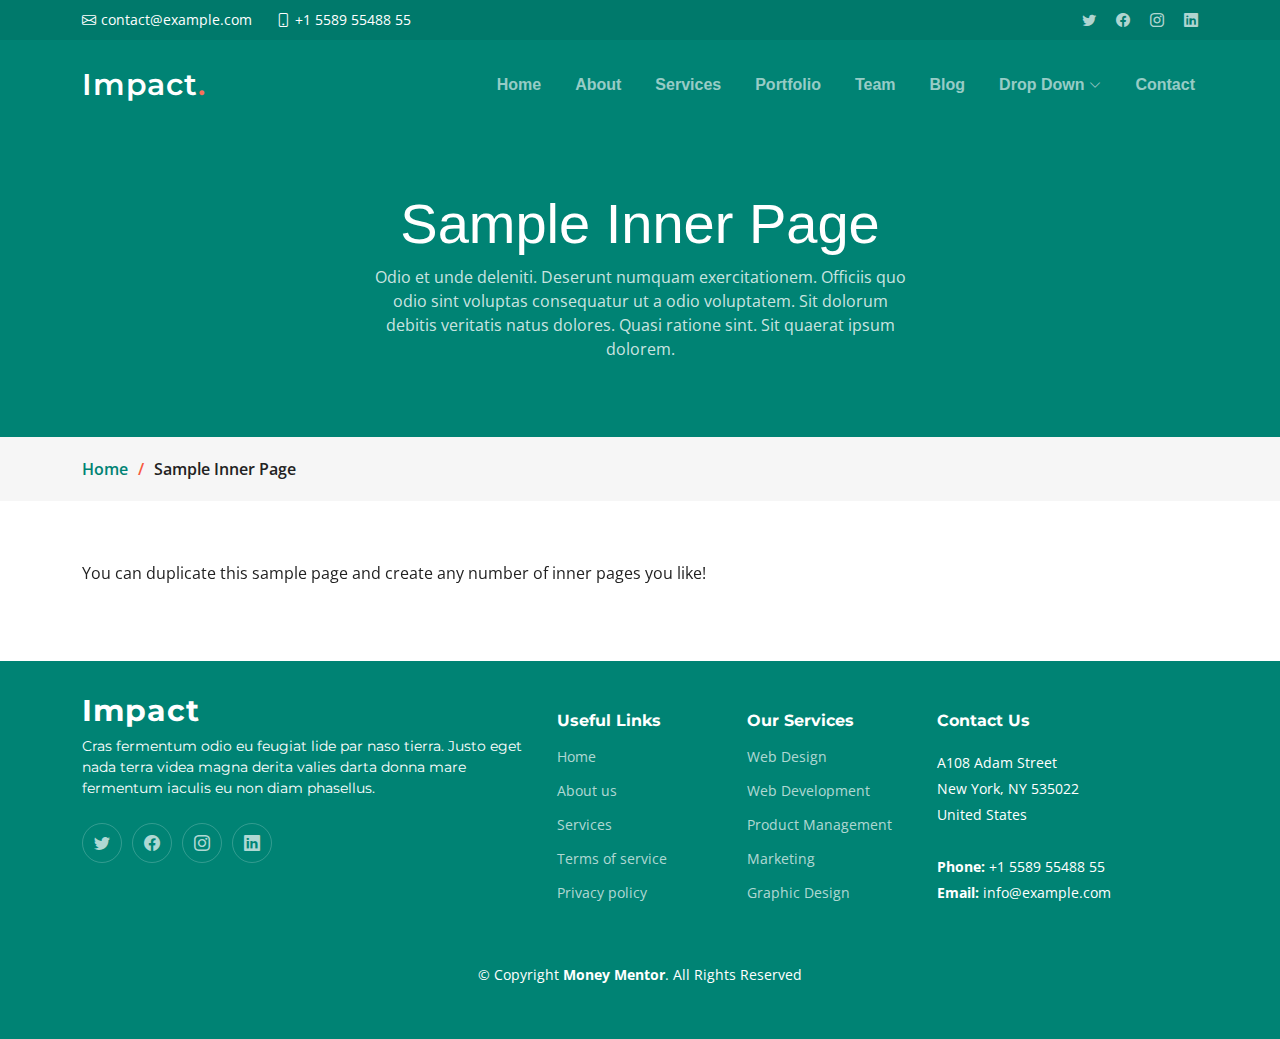
<file: sample-inner-page.html>
<!DOCTYPE html>
<html lang="en">

<head>
  <meta charset="utf-8">
  <meta content="width=device-width, initial-scale=1.0" name="viewport">

  <title>[Template] Sample Inner Page</title>
  <meta content="" name="description">
  <meta content="" name="keywords">

  <!-- Favicons -->
  <link href="assets/img/favicon.png" rel="icon">
  <link href="assets/img/apple-touch-icon.png" rel="apple-touch-icon">

  <!-- Google Fonts -->
  <link rel="preconnect" href="https://fonts.googleapis.com">
  <link rel="preconnect" href="https://fonts.gstatic.com" crossorigin>
  <link href="https://fonts.googleapis.com/css2?family=Open+Sans:ital,wght@0,300;0,400;0,500;0,600;0,700;1,300;1,400;1,600;1,700&family=Montserrat:ital,wght@0,300;0,400;0,500;0,600;0,700;1,300;1,400;1,500;1,600;1,700&family=Raleway:ital,wght@0,300;0,400;0,500;0,600;0,700;1,300;1,400;1,500;1,600;1,700&display=swap" rel="stylesheet">

  <!-- Vendor CSS Files -->
  <link href="assets/vendor/bootstrap/css/bootstrap.min.css" rel="stylesheet">
  <link href="assets/vendor/bootstrap-icons/bootstrap-icons.css" rel="stylesheet">
  <link href="assets/vendor/aos/aos.css" rel="stylesheet">
  <link href="assets/vendor/glightbox/css/glightbox.min.css" rel="stylesheet">
  <link href="assets/vendor/swiper/swiper-bundle.min.css" rel="stylesheet">

  <!-- Template Main CSS File -->
  <link href="assets/css/main.css" rel="stylesheet">

</head>

<body>

  <!-- ======= Header ======= -->
  <section id="topbar" class="topbar d-flex align-items-center">
    <div class="container d-flex justify-content-center justify-content-md-between">
      <div class="contact-info d-flex align-items-center">
        <i class="bi bi-envelope d-flex align-items-center"><a href="mailto:contact@example.com">contact@example.com</a></i>
        <i class="bi bi-phone d-flex align-items-center ms-4"><span>+1 5589 55488 55</span></i>
      </div>
      <div class="social-links d-none d-md-flex align-items-center">
        <a href="#" class="twitter"><i class="bi bi-twitter"></i></a>
        <a href="#" class="facebook"><i class="bi bi-facebook"></i></a>
        <a href="#" class="instagram"><i class="bi bi-instagram"></i></a>
        <a href="#" class="linkedin"><i class="bi bi-linkedin"></i></i></a>
      </div>
    </div>
  </section><!-- End Top Bar -->

  <header id="header" class="header d-flex align-items-center">

    <div class="container-fluid container-xl d-flex align-items-center justify-content-between">
      <a href="index.html" class="logo d-flex align-items-center">
        <!-- Uncomment the line below if you also wish to use an image logo -->
        <!-- <img src="assets/img/logo.png" alt=""> -->
        <h1>Impact<span>.</span></h1>
      </a>
      <nav id="navbar" class="navbar">
        <ul>
          <li><a href="#hero">Home</a></li>
          <li><a href="#about">About</a></li>
          <li><a href="#services">Services</a></li>
          <li><a href="#portfolio">Portfolio</a></li>
          <li><a href="#team">Team</a></li>
          <li><a href="blog.html">Blog</a></li>
          <li class="dropdown"><a href="#"><span>Drop Down</span> <i class="bi bi-chevron-down dropdown-indicator"></i></a>
            <ul>
              <li><a href="#">Drop Down 1</a></li>
              <li class="dropdown"><a href="#"><span>Deep Drop Down</span> <i class="bi bi-chevron-down dropdown-indicator"></i></a>
                <ul>
                  <li><a href="#">Deep Drop Down 1</a></li>
                  <li><a href="#">Deep Drop Down 2</a></li>
                  <li><a href="#">Deep Drop Down 3</a></li>
                  <li><a href="#">Deep Drop Down 4</a></li>
                  <li><a href="#">Deep Drop Down 5</a></li>
                </ul>
              </li>
              <li><a href="#">Drop Down 2</a></li>
              <li><a href="#">Drop Down 3</a></li>
              <li><a href="#">Drop Down 4</a></li>
            </ul>
          </li>
          <li><a href="#contact">Contact</a></li>
        </ul>
      </nav><!-- .navbar -->

      <i class="mobile-nav-toggle mobile-nav-show bi bi-list"></i>
      <i class="mobile-nav-toggle mobile-nav-hide d-none bi bi-x"></i>

    </div>
  </header><!-- End Header -->
  <!-- End Header -->

  <main id="main">

    <!-- ======= Breadcrumbs ======= -->
    <div class="breadcrumbs">
      <div class="page-header d-flex align-items-center" style="background-image: url('');">
        <div class="container position-relative">
          <div class="row d-flex justify-content-center">
            <div class="col-lg-6 text-center">
              <h2>Sample Inner Page</h2>
              <p>Odio et unde deleniti. Deserunt numquam exercitationem. Officiis quo odio sint voluptas consequatur ut a odio voluptatem. Sit dolorum debitis veritatis natus dolores. Quasi ratione sint. Sit quaerat ipsum dolorem.</p>
            </div>
          </div>
        </div>
      </div>
      <nav>
        <div class="container">
          <ol>
            <li><a href="index.html">Home</a></li>
            <li>Sample Inner Page</li>
          </ol>
        </div>
      </nav>
    </div><!-- End Breadcrumbs -->

    <section class="sample-page">
      <div class="container" data-aos="fade-up">

        <p>
          You can duplicate this sample page and create any number of inner pages you like!
        </p>

      </div>
    </section>

  </main><!-- End #main -->

  <!-- ======= Footer ======= -->
  <footer id="footer" class="footer">

    <div class="container">
      <div class="row gy-4">
        <div class="col-lg-5 col-md-12 footer-info">
          <a href="index.html" class="logo d-flex align-items-center">
            <span>Impact</span>
          </a>
          <p>Cras fermentum odio eu feugiat lide par naso tierra. Justo eget nada terra videa magna derita valies darta donna mare fermentum iaculis eu non diam phasellus.</p>
          <div class="social-links d-flex mt-4">
            <a href="#" class="twitter"><i class="bi bi-twitter"></i></a>
            <a href="#" class="facebook"><i class="bi bi-facebook"></i></a>
            <a href="#" class="instagram"><i class="bi bi-instagram"></i></a>
            <a href="#" class="linkedin"><i class="bi bi-linkedin"></i></a>
          </div>
        </div>

        <div class="col-lg-2 col-6 footer-links">
          <h4>Useful Links</h4>
          <ul>
            <li><a href="#">Home</a></li>
            <li><a href="#">About us</a></li>
            <li><a href="#">Services</a></li>
            <li><a href="#">Terms of service</a></li>
            <li><a href="#">Privacy policy</a></li>
          </ul>
        </div>

        <div class="col-lg-2 col-6 footer-links">
          <h4>Our Services</h4>
          <ul>
            <li><a href="#">Web Design</a></li>
            <li><a href="#">Web Development</a></li>
            <li><a href="#">Product Management</a></li>
            <li><a href="#">Marketing</a></li>
            <li><a href="#">Graphic Design</a></li>
          </ul>
        </div>

        <div class="col-lg-3 col-md-12 footer-contact text-center text-md-start">
          <h4>Contact Us</h4>
          <p>
            A108 Adam Street <br>
            New York, NY 535022<br>
            United States <br><br>
            <strong>Phone:</strong> +1 5589 55488 55<br>
            <strong>Email:</strong> info@example.com<br>
          </p>

        </div>

      </div>
    </div>

    <div class="container mt-4">
      <div class="copyright">
        &copy; Copyright <strong><span>Money Mentor</span></strong>. All Rights Reserved
      </div>
      <div class="credits">

      </div>
    </div>

  </footer><!-- End Footer -->
  <!-- End Footer -->

  <a href="#" class="scroll-top d-flex align-items-center justify-content-center"><i class="bi bi-arrow-up-short"></i></a>

  <div id="preloader"></div>

  <!-- Vendor JS Files -->
  <script src="assets/vendor/bootstrap/js/bootstrap.bundle.min.js"></script>
  <script src="assets/vendor/aos/aos.js"></script>
  <script src="assets/vendor/glightbox/js/glightbox.min.js"></script>
  <script src="assets/vendor/purecounter/purecounter_vanilla.js"></script>
  <script src="assets/vendor/swiper/swiper-bundle.min.js"></script>
  <script src="assets/vendor/isotope-layout/isotope.pkgd.min.js"></script>
  <script src="assets/vendor/php-email-form/validate.js"></script>

  <!-- Template Main JS File -->
  <script src="assets/js/main.js"></script>

</body>

</html>
</file>
<file: assets/css/main.css>
/**
* Template Name: Impact
* Updated: Mar 10 2023 with Bootstrap v5.2.3
* Template URL: https://bootstrapmade.com/impact-bootstrap-business-website-template/
* Author: BootstrapMade.com
* License: https://bootstrapmade.com/license/
*/

/*--------------------------------------------------------------
# Set main reusable colors and fonts using CSS variables
# Learn more about CSS variables at https://developer.mozilla.org/en-US/docs/Web/CSS/Using_CSS_custom_properties
--------------------------------------------------------------*/
/* Fonts */
:root {
  --font-default: "Open Sans", system-ui, -apple-system, "Segoe UI", Roboto, "Helvetica Neue", Arial, "Noto Sans", "Liberation Sans", sans-serif, "Apple Color Emoji", "Segoe UI Emoji", "Segoe UI Symbol", "Noto Color Emoji";
  --font-primary: "Montserrat", sans-serif;
  --font-secondary: "Poppins", sans-serif;
}

/* Colors */
:root {
  --color-default: #222222;
  --color-primary: #008374;
  --color-secondary: #f85a40;
}

/* Smooth scroll behavior */
:root {
  scroll-behavior: smooth;
}

/*--------------------------------------------------------------
# General
--------------------------------------------------------------*/
body {
  font-family: var(--font-default);
  color: var(--color-default);
}

a {
  color: var(--color-primary);
  text-decoration: none;
}

a:hover {
  color: #00b6a1;
  text-decoration: none;
}

h1,
h2,
h3,
h4,
h5,
h6 {
  font-family: var(--font-primary);
}

/*--------------------------------------------------------------
# Sections & Section Header
--------------------------------------------------------------*/
section {
  padding: 60px 0;
  overflow: hidden;
}

.sections-bg {
  background-color: #f6f6f6;
}

.section-header {
  text-align: center;
  padding-bottom: 60px;
}

.section-header h2 {
  font-size: 32px;
  font-weight: 600;
  margin-bottom: 20px;
  padding-bottom: 20px;
  position: relative;
}

.section-header h2:after {
  content: "";
  position: absolute;
  display: block;
  width: 50px;
  height: 3px;
  background: var(--color-primary);
  left: 0;
  right: 0;
  bottom: 0;
  margin: auto;
}

.section-header p {
  margin-bottom: 0;
  color: #6f6f6f;
}

.section-header h2 {
  margin-bottom: 1.5rem;
  text-align: center;
}

.section-header h3 {
  margin-top: 2rem;
  margin-bottom: 0.5rem;
  font-size: 1.5rem;
  text-align: center;
}

.section-header p {
  text-align: left;
}

.section-header ul {
  list-style-position: inside;
  padding-left: 0;
  margin-bottom: 1rem;
  text-align: center;
  display: inline-block;
}

.section-header li {
  margin-bottom: 0.5rem;
  text-align: left;
}

/* Custom spacing for the entire about section */
#about .about .container {
  padding-top: 2rem;
  padding-bottom: 2rem;
}

.k-suffix {
  position: relative;
  left: -45px;
}

.stats-counter .stats-item:nth-child(n+2) p {
  margin-left: 1.5rem;
}

.disclaimer {
  font-style: italic;
  font-size: small;
  margin-top: 10px;
}

/*--------------------------------------------------------------
# Breadcrumbs
--------------------------------------------------------------*/
.breadcrumbs .page-header {
  padding: 60px 0 60px 0;
  min-height: 20vh;
  position: relative;
  background-color: var(--color-primary);
}

.breadcrumbs .page-header h2 {
  font-size: 56px;
  font-weight: 500;
  color: #fff;
  font-family: var(--font-secondary);
}

.breadcrumbs .page-header p {
  color: rgba(255, 255, 255, 0.8);
}

.breadcrumbs nav {
  background-color: #f6f6f6;
  padding: 20px 0;
}

.breadcrumbs nav ol {
  display: flex;
  flex-wrap: wrap;
  list-style: none;
  margin: 0;
  padding: 0;
  font-size: 16px;
  font-weight: 600;
  color: var(--color-default);
}

.breadcrumbs nav ol a {
  color: var(--color-primary);
  transition: 0.3s;
}

.breadcrumbs nav ol a:hover {
  text-decoration: underline;
}

.breadcrumbs nav ol li+li {
  padding-left: 10px;
}

.breadcrumbs nav ol li+li::before {
  display: inline-block;
  padding-right: 10px;
  color: var(--color-secondary);
  content: "/";
}

/*--------------------------------------------------------------
# Scroll top button
--------------------------------------------------------------*/
.scroll-top {
  position: fixed;
  visibility: hidden;
  opacity: 0;
  right: 15px;
  bottom: -15px;
  z-index: 99999;
  background: var(--color-secondary);
  width: 44px;
  height: 44px;
  border-radius: 50px;
  transition: all 0.4s;
}

.scroll-top i {
  font-size: 24px;
  color: #fff;
  line-height: 0;
}

.scroll-top:hover {
  background: rgba(248, 90, 64, 0.8);
  color: #fff;
}

.scroll-top.active {
  visibility: visible;
  opacity: 1;
  bottom: 15px;
}

/*--------------------------------------------------------------
# Preloader
--------------------------------------------------------------*/
#preloader {
  position: fixed;
  inset: 0;
  z-index: 999999;
  overflow: hidden;
  background: #fff;
  transition: all 0.6s ease-out;
}

#preloader:before {
  content: "";
  position: fixed;
  top: calc(50% - 30px);
  left: calc(50% - 30px);
  border: 6px solid #fff;
  border-color: var(--color-primary) transparent var(--color-primary) transparent;
  border-radius: 50%;
  width: 60px;
  height: 60px;
  animation: animate-preloader 1.5s linear infinite;
}

@keyframes animate-preloader {
  0% {
    transform: rotate(0deg);
  }

  100% {
    transform: rotate(360deg);
  }
}

/*--------------------------------------------------------------
# Disable aos animation delay on mobile devices
--------------------------------------------------------------*/
@media screen and (max-width: 768px) {
  [data-aos-delay] {
    transition-delay: 0 !important;
  }
}

/*--------------------------------------------------------------
# Header
--------------------------------------------------------------*/
.topbar {
  background: #00796b;
  height: 40px;
  font-size: 14px;
  transition: all 0.5s;
  color: #fff;
  padding: 0;
}

.topbar .contact-info i {
  font-style: normal;
  color: #fff;
  line-height: 0;
}

.topbar .contact-info i a,
.topbar .contact-info i span {
  padding-left: 5px;
  color: #fff;
}

@media (max-width: 575px) {

  .topbar .contact-info i a,
  .topbar .contact-info i span {
    font-size: 13px;
  }
}

.topbar .contact-info i a {
  line-height: 0;
  transition: 0.3s;
}

.topbar .contact-info i a:hover {
  color: #fff;
  text-decoration: underline;
}

.topbar .social-links a {
  color: rgba(255, 255, 255, 0.7);
  line-height: 0;
  transition: 0.3s;
  margin-left: 20px;
}

.topbar .social-links a:hover {
  color: #fff;
}

.header {
  transition: all 0.5s;
  z-index: 997;
  height: 90px;
  background-color: var(--color-primary);
}

.header.sticked {
  position: fixed;
  top: 0;
  right: 0;
  left: 0;
  height: 70px;
  box-shadow: 0px 2px 20px rgba(0, 0, 0, 0.1);
}

.header .logo img {
  max-height: 40px;
  margin-right: 6px;
}

.header .logo h1 {
  font-size: 30px;
  margin: 0;
  font-weight: 600;
  letter-spacing: 0.8px;
  color: #fff;
  font-family: var(--font-primary);
}

.header .logo h1 span {
  color: #f96f59;
}

.sticked-header-offset {
  margin-top: 70px;
}

section {
  scroll-margin-top: 70px;
}

/*--------------------------------------------------------------
# Desktop Navigation
--------------------------------------------------------------*/
@media (min-width: 1280px) {
  .navbar {
    padding: 0;
  }

  .navbar ul {
    margin: 0;
    padding: 0;
    display: flex;
    list-style: none;
    align-items: center;
  }

  .navbar li {
    position: relative;
  }

  .navbar>ul>li {
    white-space: nowrap;
    padding: 10px 0 10px 28px;
  }

  .navbar a,
  .navbar a:focus {
    display: flex;
    align-items: center;
    justify-content: space-between;
    padding: 0 3px;
    font-family: var(--font-secondary);
    font-size: 16px;
    font-weight: 600;
    color: rgba(255, 255, 255, 0.6);
    white-space: nowrap;
    transition: 0.3s;
    position: relative;
  }

  .navbar a i,
  .navbar a:focus i {
    font-size: 12px;
    line-height: 0;
    margin-left: 5px;
  }

  .navbar>ul>li>a:before {
    content: "";
    position: absolute;
    width: 100%;
    height: 2px;
    bottom: -6px;
    left: 0;
    background-color: var(--color-secondary);
    visibility: hidden;
    width: 0px;
    transition: all 0.3s ease-in-out 0s;
  }

  .navbar a:hover:before,
  .navbar li:hover>a:before,
  .navbar .active:before {
    visibility: visible;
    width: 100%;
  }

  .navbar a:hover,
  .navbar .active,
  .navbar .active:focus,
  .navbar li:hover>a {
    color: #fff;
  }

  .navbar .dropdown ul {
    display: block;
    position: absolute;
    left: 28px;
    top: calc(100% + 30px);
    margin: 0;
    padding: 10px 0;
    z-index: 99;
    opacity: 0;
    visibility: hidden;
    background: #fff;
    box-shadow: 0px 0px 30px rgba(127, 137, 161, 0.25);
    transition: 0.3s;
    border-radius: 4px;
  }

  .navbar .dropdown ul li {
    min-width: 200px;
  }

  .navbar .dropdown ul a {
    padding: 10px 20px;
    font-size: 15px;
    text-transform: none;
    font-weight: 600;
    color: #006a5d;
  }

  .navbar .dropdown ul a i {
    font-size: 12px;
  }

  .navbar .dropdown ul a:hover,
  .navbar .dropdown ul .active:hover,
  .navbar .dropdown ul li:hover>a {
    color: var(--color-secondary);
  }

  .navbar .dropdown:hover>ul {
    opacity: 1;
    top: 100%;
    visibility: visible;
  }

  .navbar .dropdown .dropdown ul {
    top: 0;
    left: calc(100% - 30px);
    visibility: hidden;
  }

  .navbar .dropdown .dropdown:hover>ul {
    opacity: 1;
    top: 0;
    left: 100%;
    visibility: visible;
  }
}

@media (min-width: 1280px) and (max-width: 1366px) {
  .navbar .dropdown .dropdown ul {
    left: -90%;
  }

  .navbar .dropdown .dropdown:hover>ul {
    left: -100%;
  }
}

@media (min-width: 1280px) {

  .mobile-nav-show,
  .mobile-nav-hide {
    display: none;
  }
}

/*--------------------------------------------------------------
# Mobile Navigation
--------------------------------------------------------------*/
@media (max-width: 1279px) {
  .navbar {
    position: fixed;
    top: 0;
    right: -100%;
    width: 100%;
    max-width: 400px;
    bottom: 0;
    transition: 0.3s;
    z-index: 9997;
  }

  .navbar ul {
    position: absolute;
    inset: 0;
    padding: 50px 0 10px 0;
    margin: 0;
    background: rgba(0, 131, 116, 0.9);
    overflow-y: auto;
    transition: 0.3s;
    z-index: 9998;
  }

  .navbar a,
  .navbar a:focus {
    display: flex;
    align-items: center;
    justify-content: space-between;
    padding: 10px 20px;
    font-family: var(--font-primary);
    font-size: 15px;
    font-weight: 600;
    color: rgba(255, 255, 255, 0.7);
    white-space: nowrap;
    transition: 0.3s;
  }

  .navbar a i,
  .navbar a:focus i {
    font-size: 12px;
    line-height: 0;
    margin-left: 5px;
  }

  .navbar a:hover,
  .navbar .active,
  .navbar .active:focus,
  .navbar li:hover>a {
    color: #fff;
  }

  .navbar .getstarted,
  .navbar .getstarted:focus {
    background: var(--color-primary);
    padding: 8px 20px;
    border-radius: 4px;
    margin: 15px;
    color: #fff;
  }

  .navbar .getstarted:hover,
  .navbar .getstarted:focus:hover {
    color: #fff;
    background: rgba(0, 131, 116, 0.8);
  }

  .navbar .dropdown ul,
  .navbar .dropdown .dropdown ul {
    position: static;
    display: none;
    padding: 10px 0;
    margin: 10px 20px;
    transition: all 0.5s ease-in-out;
    background-color: #007466;
    border: 1px solid #006459;
  }

  .navbar .dropdown>.dropdown-active,
  .navbar .dropdown .dropdown>.dropdown-active {
    display: block;
  }

  .mobile-nav-show {
    color: rgba(255, 255, 255, 0.6);
    font-size: 28px;
    cursor: pointer;
    line-height: 0;
    transition: 0.5s;
    z-index: 9999;
    margin-right: 10px;
  }

  .mobile-nav-hide {
    color: #fff;
    font-size: 32px;
    cursor: pointer;
    line-height: 0;
    transition: 0.5s;
    position: fixed;
    right: 20px;
    top: 20px;
    z-index: 9999;
  }

  .mobile-nav-active {
    overflow: hidden;
  }

  .mobile-nav-active .navbar {
    right: 0;
  }

  .mobile-nav-active .navbar:before {
    content: "";
    position: fixed;
    inset: 0;
    background: rgba(0, 106, 93, 0.8);
    z-index: 9996;
  }
}

/*--------------------------------------------------------------
# About Us Section
--------------------------------------------------------------*/
.about h3 {
  font-weight: 700;
  font-size: 28px;
  margin-bottom: 20px;
  font-family: var(--font-secondary);
}

.about .call-us {
  left: 10%;
  right: 10%;
  bottom: 0;
  background-color: #fff;
  box-shadow: 0px 2px 25px rgba(0, 0, 0, 0.08);
  padding: 20px;
  text-align: center;
}

.about .call-us h4 {
  font-size: 24px;
  font-weight: 700;
  margin-bottom: 5px;
}

.about .call-us p {
  font-size: 28px;
  font-weight: 700;
  color: var(--color-primary);
}

.about .content ul {
  list-style: none;
  padding: 0;
}

.about .content ul li {
  padding: 0 0 10px 30px;
  position: relative;
}

.about .content ul i {
  position: absolute;
  font-size: 20px;
  left: 0;
  top: -3px;
  color: var(--color-primary);
}

.about .content p:last-child {
  margin-bottom: 0;
}

.about .play-btn {
  width: 94px;
  height: 94px;
  background: radial-gradient(var(--color-primary) 50%, rgba(0, 131, 116, 0.4) 52%);
  border-radius: 50%;
  display: block;
  position: absolute;
  left: calc(50% - 47px);
  top: calc(50% - 47px);
  overflow: hidden;
}

.about .play-btn:before {
  content: "";
  position: absolute;
  width: 120px;
  height: 120px;
  animation-delay: 0s;
  animation: pulsate-btn 2s;
  animation-direction: forwards;
  animation-iteration-count: infinite;
  animation-timing-function: steps;
  opacity: 1;
  border-radius: 50%;
  border: 5px solid rgba(0, 131, 116, 0.7);
  top: -15%;
  left: -15%;
  background: rgba(198, 16, 0, 0);
}

.about .play-btn:after {
  content: "";
  position: absolute;
  left: 50%;
  top: 50%;
  transform: translateX(-40%) translateY(-50%);
  width: 0;
  height: 0;
  border-top: 10px solid transparent;
  border-bottom: 10px solid transparent;
  border-left: 15px solid #fff;
  z-index: 100;
  transition: all 400ms cubic-bezier(0.55, 0.055, 0.675, 0.19);
}

.about .play-btn:hover:before {
  content: "";
  position: absolute;
  left: 50%;
  top: 50%;
  transform: translateX(-40%) translateY(-50%);
  width: 0;
  height: 0;
  border: none;
  border-top: 10px solid transparent;
  border-bottom: 10px solid transparent;
  border-left: 15px solid #fff;
  z-index: 200;
  animation: none;
  border-radius: 0;
}

.about .play-btn:hover:after {
  border-left: 15px solid var(--color-primary);
  transform: scale(20);
}

@keyframes pulsate-btn {
  0% {
    transform: scale(0.6, 0.6);
    opacity: 1;
  }

  100% {
    transform: scale(1, 1);
    opacity: 0;
  }
}

/*--------------------------------------------------------------
# Clients Section
--------------------------------------------------------------*/
.clients {
  padding: 40px 0;
}

.clients .swiper {
  padding: 10px 0;
}

.clients .swiper-slide img {
  transition: 0.3s;
}

.clients .swiper-slide img:hover {
  transform: scale(1.1);
}

.clients .swiper-pagination {
  margin-top: 20px;
  position: relative;
}

.clients .swiper-pagination .swiper-pagination-bullet {
  width: 12px;
  height: 12px;
  background-color: #fff;
  opacity: 1;
  background-color: #ddd;
}

.clients .swiper-pagination .swiper-pagination-bullet-active {
  background-color: var(--color-primary);
}

/*--------------------------------------------------------------
# Stats Counter Section
--------------------------------------------------------------*/
.stats-counter {
  padding: 40px 0;
}

.stats-counter .stats-item {
  padding: 20px 0;
  border-bottom: 1px solid #e4e4e4;
}

.stats-counter .stats-item .purecounter {
  min-width: 90px;
  padding-right: 15px;
}

.stats-counter .stats-item i {
  font-size: 44px;
  line-height: 0;
  margin-right: 15px;
}

.stats-counter .stats-item span {
  font-size: 40px;
  display: block;
  font-weight: 700;
  color: var(--color-primary);
  line-height: 40px;
}

.stats-counter .stats-item p {
  margin: 0;
  font-family: var(--font-primary);
  font-size: 14px;
}

/*--------------------------------------------------------------
# Call To Action Section
--------------------------------------------------------------*/
.call-to-action .container {
  background: linear-gradient(rgba(0, 0, 0, 0.5), rgba(0, 0, 0, 0.5)), url("../img/cta-bg.jpg") center center;
  background-size: cover;
  padding: 100px 60px;
  border-radius: 15px;
  overflow: hidden;
}

.call-to-action h3 {
  color: #fff;
  font-size: 28px;
  font-weight: 700;
  margin-bottom: 20px;
}

.call-to-action p {
  color: #fff;
  margin-bottom: 20px;
}

.call-to-action .play-btn {
  width: 94px;
  height: 94px;
  margin-bottom: 20px;
  background: radial-gradient(var(--color-primary) 50%, rgba(0, 131, 116, 0.4) 52%);
  border-radius: 50%;
  display: inline-block;
  position: relative;
  overflow: hidden;
}

.call-to-action .play-btn:before {
  content: "";
  position: absolute;
  width: 120px;
  height: 120px;
  animation-delay: 0s;
  animation: pulsate-btn 2s;
  animation-direction: forwards;
  animation-iteration-count: infinite;
  animation-timing-function: steps;
  opacity: 1;
  border-radius: 50%;
  border: 5px solid rgba(0, 131, 116, 0.7);
  top: -15%;
  left: -15%;
  background: rgba(198, 16, 0, 0);
}

.call-to-action .play-btn:after {
  content: "";
  position: absolute;
  left: 50%;
  top: 50%;
  transform: translateX(-40%) translateY(-50%);
  width: 0;
  height: 0;
  border-top: 10px solid transparent;
  border-bottom: 10px solid transparent;
  border-left: 15px solid #fff;
  z-index: 100;
  transition: all 400ms cubic-bezier(0.55, 0.055, 0.675, 0.19);
}

.call-to-action .play-btn:hover:before {
  content: "";
  position: absolute;
  left: 50%;
  top: 50%;
  transform: translateX(-40%) translateY(-50%);
  width: 0;
  height: 0;
  border: none;
  border-top: 10px solid transparent;
  border-bottom: 10px solid transparent;
  border-left: 15px solid #fff;
  z-index: 200;
  animation: none;
  border-radius: 0;
}

.call-to-action .play-btn:hover:after {
  border-left: 15px solid var(--color-primary);
  transform: scale(20);
}

.call-to-action .cta-btn {
  font-family: var(--font-primary);
  font-weight: 500;
  font-size: 16px;
  letter-spacing: 1px;
  display: inline-block;
  padding: 12px 48px;
  border-radius: 50px;
  transition: 0.5s;
  margin: 10px;
  border: 2px solid #fff;
  color: #fff;
}

.call-to-action .cta-btn:hover {
  background: var(--color-primary);
  border: 2px solid var(--color-primary);
}

@keyframes pulsate-btn {
  0% {
    transform: scale(0.6, 0.6);
    opacity: 1;
  }

  100% {
    transform: scale(1, 1);
    opacity: 0;
  }
}

/*--------------------------------------------------------------
# Our Services Section
--------------------------------------------------------------*/
.services {
  padding: 60px 0;
}

.services .service-item {
  padding: 40px;
  background: #fff;
  height: 100%;
  border-radius: 10px;
}

.services .service-item .icon {
  width: 48px;
  height: 48px;
  position: relative;
  margin-bottom: 50px;
}

.services .service-item .icon i {
  color: var(--color-default);
  font-size: 56px;
  transition: ease-in-out 0.3s;
  z-index: 2;
  position: relative;
}

.services .service-item .icon:before {
  position: absolute;
  content: "";
  height: 100%;
  width: 100%;
  background: #eeeeee;
  border-radius: 50px;
  z-index: 1;
  top: 10px;
  right: -20px;
  transition: 0.3s;
}

.services .service-item h3 {
  color: var(--color-default);
  font-weight: 700;
  margin: 0 0 20px 0;
  padding-bottom: 8px;
  font-size: 22px;
  position: relative;
  display: inline-block;
  border-bottom: 4px solid #eeeeee;
  transition: 0.3s;
}

.services .service-item p {
  line-height: 24px;
  font-size: 14px;
  margin-bottom: 0;
}

.services .service-item .readmore {
  margin-top: 15px;
  display: inline-block;
  color: var(--color-primary);
}

.services .service-item:hover .icon:before {
  background: #00b6a1;
}

.services .service-item:hover h3 {
  border-color: var(--color-primary);
}

/*--------------------------------------------------------------
# Testimonials Section
--------------------------------------------------------------*/
.testimonials .testimonial-wrap {
  padding-left: 10px;
}

.testimonials .testimonial-item {
  box-sizing: content-box;
  padding: 30px;
  margin: 30px 10px;
  box-shadow: 0px 0 15px rgba(0, 0, 0, 0.1);
  position: relative;
  background: #fff;
  border-radius: 10px;
}

.testimonials .testimonial-item .testimonial-img {
  width: 90px;
  border-radius: 50px;
  margin-right: 15px;
}

.testimonials .testimonial-item h3 {
  font-size: 18px;
  font-weight: bold;
  margin: 10px 0 5px 0;
  color: #000;
}

.testimonials .testimonial-item h4 {
  font-size: 14px;
  color: #999;
  margin: 0;
}

.testimonials .testimonial-item .stars {
  margin: 10px 0;
}

.testimonials .testimonial-item .stars i {
  color: #ffc107;
  margin: 0 1px;
}

.testimonials .testimonial-item .quote-icon-left,
.testimonials .testimonial-item .quote-icon-right {
  color: #009d8b;
  font-size: 26px;
  line-height: 0;
}

.testimonials .testimonial-item .quote-icon-left {
  display: inline-block;
  left: -5px;
  position: relative;
}

.testimonials .testimonial-item .quote-icon-right {
  display: inline-block;
  right: -5px;
  position: relative;
  top: 10px;
  transform: scale(-1, -1);
}

.testimonials .testimonial-item p {
  font-style: italic;
  margin: 15px auto 15px auto;
}

.testimonials .swiper-pagination {
  margin-top: 20px;
  position: relative;
}

.testimonials .swiper-pagination .swiper-pagination-bullet {
  width: 12px;
  height: 12px;
  background-color: rgba(0, 0, 0, 0.2);
  opacity: 1;
}

.testimonials .swiper-pagination .swiper-pagination-bullet-active {
  background-color: var(--color-primary);
}

@media (max-width: 767px) {
  .testimonials .testimonial-wrap {
    padding-left: 0;
  }

  .testimonials .testimonial-item {
    padding: 30px;
    margin: 15px;
  }

  .testimonials .testimonial-item .testimonial-img {
    position: static;
    left: auto;
  }
}

/*--------------------------------------------------------------
# Portfolio Section
--------------------------------------------------------------*/

.portfolio-img {
  object-fit: cover;
  height: 250px; /* Adjust this value to your desired fixed height */
}


.portfolio .portfolio-flters {
  padding: 0 0 20px 0;
  margin: 0 auto;
  list-style: none;
  text-align: center;
}

.portfolio .portfolio-flters li {
  cursor: pointer;
  display: inline-block;
  padding: 0;
  font-size: 18px;
  font-weight: 500;
  margin: 0 10px;
  line-height: 1;
  transition: all 0.3s ease-in-out;
}

.portfolio .portfolio-flters li:hover,
.portfolio .portfolio-flters li.filter-active {
  color: var(--color-primary);
}

.portfolio .portfolio-flters li:first-child {
  margin-left: 0;
}

.portfolio .portfolio-flters li:last-child {
  margin-right: 0;
}

@media (max-width: 575px) {
  .portfolio .portfolio-flters li {
    font-size: 14px;
    margin: 0 5px;
  }
}

.portfolio .portfolio-wrap {
  box-shadow: 0px 10px 30px rgba(0, 0, 0, 0.1);
  border-radius: 10px;
  height: 100%;
  overflow: hidden;
}

.portfolio .portfolio-wrap img {
  transition: 0.3s;
  position: relative;
  z-index: 1;
}

.portfolio .portfolio-wrap .portfolio-info {
  padding: 25px 20px;
  background-color: #fff;
  position: relative;
  border-top: 1px solid #f3f3f3;
  z-index: 2;
}

.portfolio .portfolio-wrap .portfolio-info h4 {
  font-size: 18px;
  font-weight: 600;
  padding-right: 50px;
}

.portfolio .portfolio-wrap .portfolio-info h4 a {
  color: var(--color-default);
  transition: 0.3s;
}

.portfolio .portfolio-wrap .portfolio-info h4 a:hover {
  color: var(--color-primary);
}

.portfolio .portfolio-wrap .portfolio-info p {
  color: #6c757d;
  font-size: 14px;
  margin-bottom: 0;
  padding-right: 50px;
}

.portfolio .portfolio-wrap:hover img {
  transform: scale(1.1);
}

/*--------------------------------------------------------------
# Portfolio Details Section
--------------------------------------------------------------*/
.portfolio-details .portfolio-details-slider img {
  width: 100%;
}

.portfolio-details .portfolio-details-slider .swiper-pagination .swiper-pagination-bullet {
  width: 12px;
  height: 12px;
  background-color: rgba(255, 255, 255, 0.7);
  opacity: 1;
}

.portfolio-details .portfolio-details-slider .swiper-pagination .swiper-pagination-bullet-active {
  background-color: var(--color-primary);
}

.portfolio-details .swiper-button-prev,
.portfolio-details .swiper-button-next {
  width: 48px;
  height: 48px;
}

.portfolio-details .swiper-button-prev:after,
.portfolio-details .swiper-button-next:after {
  color: rgba(255, 255, 255, 0.8);
  background-color: rgba(0, 0, 0, 0.2);
  font-size: 24px;
  border-radius: 50%;
  width: 48px;
  height: 48px;
  display: flex;
  align-items: center;
  justify-content: center;
  transition: 0.3s;
}

.portfolio-details .swiper-button-prev:hover:after,
.portfolio-details .swiper-button-next:hover:after {
  background-color: rgba(0, 0, 0, 0.6);
}

@media (max-width: 575px) {

  .portfolio-details .swiper-button-prev,
  .portfolio-details .swiper-button-next {
    display: none;
  }
}

.portfolio-details .portfolio-info h3 {
  font-size: 22px;
  font-weight: 700;
  margin-bottom: 20px;
  padding-bottom: 20px;
  position: relative;
}

.portfolio-details .portfolio-info h3:after {
  content: "";
  position: absolute;
  display: block;
  width: 50px;
  height: 3px;
  background: var(--color-primary);
  left: 0;
  bottom: 0;
}

.portfolio-details .portfolio-info ul {
  list-style: none;
  padding: 0;
  font-size: 15px;
}

.portfolio-details .portfolio-info ul li {
  display: flex;
  flex-direction: column;
  padding-bottom: 15px;
  font-size: 16px;
}

.portfolio-details .portfolio-info ul strong {
  text-transform: uppercase;
  font-weight: 400;
  color: #9c9c9c;
  font-size: 12px;
}

.portfolio-details .portfolio-info .btn-visit {
  padding: 8px 40px;
  background: var(--color-primary);
  color: #fff;
  border-radius: 50px;
  transition: 0.3s;
}

.portfolio-details .portfolio-info .btn-visit:hover {
  background: #009d8b;
}

.portfolio-details .portfolio-description h2 {
  font-size: 26px;
  font-weight: 700;
  margin-bottom: 20px;
}

.portfolio-details .portfolio-description p {
  padding: 0;
}

.portfolio-details .portfolio-description .testimonial-item {
  padding: 30px 30px 0 30px;
  position: relative;
  background: white;
  height: 100%;
  margin-bottom: 50px;
}

.portfolio-details .portfolio-description .testimonial-item .testimonial-img {
  width: 90px;
  border-radius: 50px;
  border: 6px solid #fff;
  float: left;
  margin: 0 10px 0 0;
}

.portfolio-details .portfolio-description .testimonial-item h3 {
  font-size: 18px;
  font-weight: bold;
  margin: 15px 0 5px 0;
  padding-top: 20px;
}

.portfolio-details .portfolio-description .testimonial-item h4 {
  font-size: 14px;
  color: #6c757d;
  margin: 0;
}

.portfolio-details .portfolio-description .testimonial-item .quote-icon-left,
.portfolio-details .portfolio-description .testimonial-item .quote-icon-right {
  color: #009d8b;
  font-size: 26px;
  line-height: 0;
}

.portfolio-details .portfolio-description .testimonial-item .quote-icon-left {
  display: inline-block;
  left: -5px;
  position: relative;
}

.portfolio-details .portfolio-description .testimonial-item .quote-icon-right {
  display: inline-block;
  right: -5px;
  position: relative;
  top: 10px;
  transform: scale(-1, -1);
}

.portfolio-details .portfolio-description .testimonial-item p {
  font-style: italic;
  margin: 0 0 15px 0 0 0;
  padding: 0;
}

/*--------------------------------------------------------------
# Our Team Section
--------------------------------------------------------------*/
.team .member {
  text-align: center;
  background: #fff;
  border-radius: 10px;
  padding: 15px;
  overflow: hidden;
  box-shadow: 0px 2px 25px rgba(0, 0, 0, 0.1);
}

.team .member img {
  border-radius: 10px;
  overflow: hidden;
}

.team .member .member-content {
  padding: 0 20px 30px 20px;
}

.team .member h4 {
  font-weight: 700;
  margin-top: 16px;
  margin-bottom: 2px;
  font-size: 20px;
}

.team .member span {
  font-style: italic;
  display: block;
  font-size: 14px;
  color: #6c757d;
}

.team .member p {
  padding-top: 10px;
  font-size: 14px;
  font-style: italic;
  color: #6c757d;
}

.team .member .social {
  margin-top: 15px;
  margin-bottom: 10px;
  display: flex;
  align-items: center;
  justify-content: space-around;
}

.team .member .social a {
  color: #a2a2a2;
  transition: 0.3s;
  border-radius: 50%;
  width: 40px;
  height: 40px;
  display: flex;
  align-items: center;
  justify-content: center;
  border: 1px solid #bbbbbb;
}

.team .member .social a:hover {
  color: var(--color-primary);
  border-color: var(--color-primary);
}

.team .member .social i {
  font-size: 18px;
  margin: 0 2px;
}

/*--------------------------------------------------------------
# Pricing Section
--------------------------------------------------------------*/
.pricing .pricing-item {
  padding: 60px 40px;
  box-shadow: 0 3px 20px -2px rgba(108, 117, 125, 0.15);
  background: #fff;
  height: 100%;
  position: relative;
  border-radius: 15px;
}

.pricing h3 {
  font-weight: 600;
  margin-bottom: 15px;
  font-size: 20px;
  color: #555555;
  text-align: center;
}

.pricing .icon {
  margin: 30px auto 30px auto;
  width: 70px;
  height: 70px;
  background: var(--color-primary);
  border-radius: 50%;
  display: flex;
  align-items: center;
  justify-content: center;
  transition: 0.3s;
  transform-style: preserve-3d;
}

.pricing .icon i {
  color: #fff;
  font-size: 28px;
  transition: ease-in-out 0.3s;
  line-height: 0;
}

.pricing .icon::before {
  position: absolute;
  content: "";
  height: 86px;
  width: 86px;
  border-radius: 50%;
  background: #87c1bb;
  transition: all 0.3s ease-out 0s;
  transform: translateZ(-1px);
}

.pricing .icon::after {
  position: absolute;
  content: "";
  height: 102px;
  width: 102px;
  border-radius: 50%;
  background: #d2eeeb;
  transition: all 0.3s ease-out 0s;
  transform: translateZ(-2px);
}

.pricing h4 {
  font-size: 48px;
  color: var(--color-secondary);
  font-weight: 700;
  font-family: var(--font-secondary);
  margin-bottom: 0;
  text-align: center;
}

.pricing h4 sup {
  font-size: 28px;
}

.pricing h4 span {
  color: rgba(108, 117, 125, 0.8);
  font-size: 18px;
  font-weight: 400;
}

.pricing ul {
  padding: 20px 0;
  list-style: none;
  color: #6c757d;
  text-align: left;
  line-height: 20px;
}

.pricing ul li {
  padding: 10px 0;
  display: flex;
  align-items: center;
}

.pricing ul i {
  color: #059652;
  font-size: 24px;
  padding-right: 3px;
}

.pricing ul .na {
  color: rgba(108, 117, 125, 0.5);
}

.pricing ul .na i {
  color: rgba(108, 117, 125, 0.5);
}

.pricing ul .na span {
  text-decoration: line-through;
}

.pricing .buy-btn {
  display: inline-block;
  padding: 10px 40px;
  border-radius: 50px;
  color: var(--color-primary);
  border: 1px solid rgba(0, 131, 116, 0.2);
  transition: none;
  font-size: 16px;
  font-weight: 600;
  font-family: var(--font-primary);
  transition: 0.3s;
}

.pricing .buy-btn:hover {
  background: var(--color-primary);
  color: #fff;
}

.pricing .featured {
  z-index: 10;
  border: 3px solid var(--color-primary);
}

@media (min-width: 992px) {
  .pricing .featured {
    transform: scale(1.15);
  }
}

/*--------------------------------------------------------------
# Frequently Asked Questions Section
--------------------------------------------------------------*/
.faq .content h3 {
  font-weight: 400;
  font-size: 34px;
}

.faq .content h4 {
  font-size: 20px;
  font-weight: 700;
  margin-top: 5px;
}

.faq .content p {
  font-size: 15px;
  color: #6c757d;
}

.faq .accordion-item {
  border: 0;
  margin-bottom: 20px;
  box-shadow: 0px 5px 25px 0px rgba(0, 0, 0, 0.06);
  border-radius: 10px;
}

.faq .accordion-item:last-child {
  margin-bottom: 0;
}

.faq .accordion-collapse {
  border: 0;
}

.faq .accordion-button {
  padding: 20px 50px 20px 20px;
  font-weight: 600;
  border: 0;
  font-size: 18px;
  line-height: 24px;
  color: var(--color-default);
  text-align: left;
  background: #fff;
  box-shadow: none;
  border-radius: 10px;
}

.faq .accordion-button .num {
  padding-right: 10px;
  font-size: 20px;
  line-height: 0;
  color: var(--color-primary);
}

.faq .accordion-button:not(.collapsed) {
  color: var(--color-primary);
  border-bottom: 0;
  box-shadow: none;
}

.faq .accordion-button:after {
  position: absolute;
  right: 20px;
  top: 20px;
}

.faq .accordion-body {
  padding: 0 40px 30px 45px;
  border: 0;
  border-radius: 10px;
  background: #fff;
  box-shadow: none;
}

/*--------------------------------------------------------------
# Recent Blog Posts Section
--------------------------------------------------------------*/
.recent-posts article {
  box-shadow: 0 4px 16px rgba(0, 0, 0, 0.1);
  background-color: #fff;
  padding: 30px;
  height: 100%;
  border-radius: 10px;
  overflow: hidden;
}

.recent-posts .post-img {
  max-height: 240px;
  margin: -30px -30px 15px -30px;
  overflow: hidden;
}

.recent-posts .post-category {
  font-size: 16px;
  color: #6f6f6f;
  margin-bottom: 10px;
}

.recent-posts .title {
  font-size: 22px;
  font-weight: 700;
  padding: 0;
  margin: 0 0 20px 0;
}

.recent-posts .title a {
  color: var(--color-default);
  transition: 0.3s;
}

.recent-posts .title a:hover {
  color: var(--color-primary);
}

.recent-posts .post-author-img {
  width: 50px;
  border-radius: 50%;
  margin-right: 15px;
}

.recent-posts .post-author {
  font-weight: 600;
  margin-bottom: 5px;
}

.recent-posts .post-date {
  font-size: 14px;
  color: #3c3c3c;
  margin-bottom: 0;
}

/*--------------------------------------------------------------
# Contact Section
--------------------------------------------------------------*/
.contact .info-container {
  background-color: var(--color-primary);
  height: 100%;
  padding: 20px;
  border-radius: 10px 0 0 10px;
  box-shadow: 0px 2px 25px rgba(0, 0, 0, 0.1);
}

.contact .info-item {
  width: 100%;
  background-color: #009282;
  margin-bottom: 20px;
  padding: 20px;
  border-radius: 10px;
  color: #fff;
}

.contact .info-item:last-child {
  margin-bottom: 0;
}

.contact .info-item i {
  font-size: 20px;
  color: #fff;
  float: left;
  width: 44px;
  height: 44px;
  background-color: rgba(255, 255, 255, 0.2);
  display: flex;
  justify-content: center;
  align-items: center;
  border-radius: 50px;
  transition: all 0.3s ease-in-out;
  margin-right: 15px;
}

.contact .info-item h4 {
  padding: 0;
  font-size: 20px;
  font-weight: 600;
  margin-bottom: 5px;
}

.contact .info-item p {
  padding: 0;
  margin-bottom: 0;
  font-size: 14px;
}

.contact .info-item:hover i {
  background: #fff;
  color: var(--color-primary);
}

.contact .php-email-form {
  width: 100%;
  height: 100%;
  background: #fff;
  box-shadow: 0px 2px 25px rgba(0, 0, 0, 0.1);
  padding: 30px;
  border-radius: 0 10px 10px 0;
}

.contact .php-email-form .form-group {
  padding-bottom: 8px;
}

.contact .php-email-form .error-message {
  display: none;
  color: #fff;
  background: #df1529;
  text-align: left;
  padding: 15px;
  font-weight: 600;
}

.contact .php-email-form .error-message br+br {
  margin-top: 25px;
}

.contact .php-email-form .sent-message {
  display: none;
  color: #fff;
  background: #059652;
  text-align: center;
  padding: 15px;
  font-weight: 600;
}

.contact .php-email-form .loading {
  display: none;
  background: #fff;
  text-align: center;
  padding: 15px;
}

.contact .php-email-form .loading:before {
  content: "";
  display: inline-block;
  border-radius: 50%;
  width: 24px;
  height: 24px;
  margin: 0 10px -6px 0;
  border: 3px solid #059652;
  border-top-color: #fff;
  animation: animate-loading 1s linear infinite;
}

.contact .php-email-form input,
.contact .php-email-form textarea {
  border-radius: 0;
  box-shadow: none;
  font-size: 14px;
}

.contact .php-email-form input[type=text],
.contact .php-email-form input[type=email],
.contact .php-email-form textarea {
  padding: 12px 15px;
}

.contact .php-email-form input[type=text]:focus,
.contact .php-email-form input[type=email]:focus,
.contact .php-email-form textarea:focus {
  border-color: var(--color-primary);
}

.contact .php-email-form textarea {
  padding: 10px 12px;
}

.contact .php-email-form button[type=submit] {
  background: var(--color-primary);
  border: 0;
  padding: 14px 45px;
  color: #fff;
  transition: 0.4s;
  border-radius: 50px;
}

.contact .php-email-form button[type=submit]:hover {
  background: rgba(0, 131, 116, 0.8);
}

.profile-img {
  margin-bottom: 10px; 
  margin-top: -10px; 
  border-radius: 50%;
  width: 15%; 
}

@keyframes animate-loading {
  0% {
    transform: rotate(0deg);
  }

  100% {
    transform: rotate(360deg);
  }
}

/*--------------------------------------------------------------
# Hero Section
--------------------------------------------------------------*/
.hero {
  width: 100%;
  position: relative;
  background: var(--color-primary);
  padding: 60px 0 0 0;
}

@media (min-width: 1365px) {
  .hero {
    background-attachment: fixed;
  }
}

.hero h2 {
  font-size: 48px;
  font-weight: 700;
  margin-bottom: 20px;
  color: #fff;
}

.hero p {
  color: rgba(255, 255, 255, 0.6);
  font-weight: 400;
  margin-bottom: 30px;
}

.hero .btn-get-started {
  font-family: var(--font-primary);
  font-weight: 500;
  font-size: 15px;
  letter-spacing: 1px;
  display: inline-block;
  padding: 14px 40px;
  border-radius: 50px;
  transition: 0.3s;
  color: #fff;
  background: rgba(255, 255, 255, 0.1);
  box-shadow: 0 0 15px rgba(0, 0, 0, 0.08);
  border: 2px solid rgba(255, 255, 255, 0.1);
}

.hero .btn-get-started:hover {
  border-color: rgba(255, 255, 255, 0.5);
}

.hero .btn-watch-video {
  font-size: 16px;
  transition: 0.5s;
  margin-left: 25px;
  color: #fff;
  font-weight: 600;
}

.hero .btn-watch-video i {
  color: rgba(255, 255, 255, 0.5);
  font-size: 32px;
  transition: 0.3s;
  line-height: 0;
  margin-right: 8px;
}

.hero .btn-watch-video:hover i {
  color: #fff;
}

@media (max-width: 640px) {
  .hero h2 {
    font-size: 36px;
  }

  .hero .btn-get-started,
  .hero .btn-watch-video {
    font-size: 14px;
  }
}

.hero .icon-boxes {
  padding-bottom: 60px;
}

@media (min-width: 1200px) {
  .hero .icon-boxes:before {
    content: "";
    position: absolute;
    bottom: 0;
    left: 0;
    right: 0;
    height: calc(50% + 20px);
    background-color: #fff;
  }
}

.hero .icon-box {
  padding: 60px 30px;
  position: relative;
  overflow: hidden;
  background: #008d7d;
  box-shadow: 0 0 29px 0 rgba(0, 0, 0, 0.08);
  transition: all 0.3s ease-in-out;
  border-radius: 8px;
  z-index: 1;
  height: 100%;
  width: 100%;
  text-align: center;
}

.hero .icon-box .title {
  font-weight: 700;
  margin-bottom: 15px;
  font-size: 24px;
}

.hero .icon-box .title a {
  color: #fff;
  transition: 0.3s;
}

.hero .icon-box .icon {
  margin-bottom: 20px;
  padding-top: 10px;
  display: inline-block;
  transition: all 0.3s ease-in-out;
  font-size: 48px;
  line-height: 1;
  color: rgba(255, 255, 255, 0.6);
}

.hero .icon-box:hover {
  background: #009786;
}

.hero .icon-box:hover .title a,
.hero .icon-box:hover .icon {
  color: #fff;
}

/*--------------------------------------------------------------
# Blog
--------------------------------------------------------------*/
.blog .blog-pagination {
  margin-top: 30px;
  color: #555555;
}

.blog .blog-pagination ul {
  display: flex;
  padding: 0;
  margin: 0;
  list-style: none;
}

.blog .blog-pagination li {
  margin: 0 5px;
  transition: 0.3s;
  border-radius: 10px;
}

.blog .blog-pagination li a {
  color: var(--color-default);
  padding: 7px 16px;
  display: flex;
  align-items: center;
  justify-content: center;
}

.blog .blog-pagination li.active,
.blog .blog-pagination li:hover {
  background: var(--color-primary);
  color: #fff;
}

.blog .blog-pagination li.active a,
.blog .blog-pagination li:hover a {
  color: var(--color-white);
}

/*--------------------------------------------------------------
# Blog Posts List
--------------------------------------------------------------*/
.blog .posts-list article {
  box-shadow: 0 4px 16px rgba(0, 0, 0, 0.1);
  padding: 30px;
  height: 100%;
  border-radius: 10px;
  overflow: hidden;
}

.blog .posts-list .post-img {
  max-height: 240px;
  margin: -30px -30px 15px -30px;
  overflow: hidden;
}

.blog .posts-list .post-category {
  font-size: 16px;
  color: #555555;
  margin-bottom: 10px;
}

.blog .posts-list .title {
  font-size: 22px;
  font-weight: 700;
  padding: 0;
  margin: 0 0 20px 0;
}

.blog .posts-list .title a {
  color: var(--color-default);
  transition: 0.3s;
}

.blog .posts-list .title a:hover {
  color: var(--color-primary);
}

.blog .posts-list .post-author-img {
  width: 50px;
  border-radius: 50%;
  margin-right: 15px;
}

.blog .posts-list .post-author-list {
  font-weight: 600;
  margin-bottom: 5px;
}

.blog .posts-list .post-date {
  font-size: 14px;
  color: #3c3c3c;
  margin-bottom: 0;
}

/*--------------------------------------------------------------
# Blog Details
--------------------------------------------------------------*/
.blog .blog-details {
  box-shadow: 0 4px 16px rgba(0, 0, 0, 0.1);
  padding: 30px;
  border-radius: 10px;
}

.blog .blog-details .post-img {
  margin: -30px -30px 20px -30px;
  overflow: hidden;
  border-radius: 10px 10px 0 0;
}

.blog .blog-details .title {
  font-size: 28px;
  font-weight: 700;
  padding: 0;
  margin: 20px 0 0 0;
  color: var(--color-default);
}

.blog .blog-details .content {
  margin-top: 20px;
}

.blog .blog-details .content h3 {
  font-size: 22px;
  margin-top: 30px;
  font-weight: bold;
}

.blog .blog-details .content blockquote {
  overflow: hidden;
  background-color: rgba(34, 34, 34, 0.06);
  padding: 60px;
  position: relative;
  text-align: center;
  margin: 20px 0;
}

.blog .blog-details .content blockquote p {
  color: var(--color-default);
  line-height: 1.6;
  margin-bottom: 0;
  font-style: italic;
  font-weight: 500;
  font-size: 22px;
}

.blog .blog-details .content blockquote:after {
  content: "";
  position: absolute;
  left: 0;
  top: 0;
  bottom: 0;
  width: 3px;
  background-color: var(--color-secondary);
  margin-top: 20px;
  margin-bottom: 20px;
}

.blog .blog-details .meta-top {
  margin-top: 20px;
  color: #6c757d;
}

.blog .blog-details .meta-top ul {
  display: flex;
  flex-wrap: wrap;
  list-style: none;
  align-items: center;
  padding: 0;
  margin: 0;
}

.blog .blog-details .meta-top ul li+li {
  padding-left: 20px;
}

.blog .blog-details .meta-top i {
  font-size: 16px;
  margin-right: 8px;
  line-height: 0;
  color: var(--color-primary);
}

.blog .blog-details .meta-top a {
  color: #6c757d;
  font-size: 14px;
  display: inline-block;
  line-height: 1;
}

.blog .blog-details .meta-bottom {
  padding-top: 10px;
  border-top: 1px solid rgba(34, 34, 34, 0.15);
}

.blog .blog-details .meta-bottom i {
  color: #555555;
  display: inline;
}

.blog .blog-details .meta-bottom a {
  color: rgba(34, 34, 34, 0.8);
  transition: 0.3s;
}

.blog .blog-details .meta-bottom a:hover {
  color: var(--color-primary);
}

.blog .blog-details .meta-bottom .cats {
  list-style: none;
  display: inline;
  padding: 0 20px 0 0;
  font-size: 14px;
}

.blog .blog-details .meta-bottom .cats li {
  display: inline-block;
}

.blog .blog-details .meta-bottom .tags {
  list-style: none;
  display: inline;
  padding: 0;
  font-size: 14px;
}

.blog .blog-details .meta-bottom .tags li {
  display: inline-block;
}

.blog .blog-details .meta-bottom .tags li+li::before {
  padding-right: 6px;
  color: var(--color-default);
  content: ",";
}

.blog .blog-details .meta-bottom .share {
  font-size: 16px;
}

.blog .blog-details .meta-bottom .share i {
  padding-left: 5px;
}

.blog .post-author {
  padding: 20px;
  margin-top: 30px;
  box-shadow: 0 4px 16px rgba(0, 0, 0, 0.1);
  border-radius: 10px;
}

.blog .post-author img {
  max-width: 120px;
  margin-right: 20px;
}

.blog .post-author h4 {
  font-weight: 600;
  font-size: 22px;
  margin-bottom: 0px;
  padding: 0;
  color: var(--color-default);
}

.blog .post-author .social-links {
  margin: 0 10px 10px 0;
}

.blog .post-author .social-links a {
  color: rgba(34, 34, 34, 0.5);
  margin-right: 5px;
}

.blog .post-author p {
  font-style: italic;
  color: rgba(108, 117, 125, 0.8);
  margin-bottom: 0;
}

/*--------------------------------------------------------------
# Blog Sidebar
--------------------------------------------------------------*/
.blog .sidebar {
  padding: 30px;
  box-shadow: 0 4px 16px rgba(0, 0, 0, 0.1);
  border-radius: 10px;
}

.blog .sidebar .sidebar-title {
  font-size: 20px;
  font-weight: 700;
  padding: 0;
  margin: 0;
  color: var(--color-default);
}

.blog .sidebar .sidebar-item+.sidebar-item {
  margin-top: 40px;
}

.blog .sidebar .search-form form {
  background: #fff;
  border: 1px solid rgba(34, 34, 34, 0.3);
  padding: 5px 10px;
  position: relative;
  border-radius: 50px;
}

.blog .sidebar .search-form form input[type=text] {
  border: 0;
  padding: 4px;
  border-radius: 50px;
  width: calc(100% - 60px);
}

.blog .sidebar .search-form form input[type=text]:focus {
  outline: none;
}

.blog .sidebar .search-form form button {
  position: absolute;
  top: 0;
  right: 0;
  bottom: 0;
  border: 0;
  background: none;
  font-size: 16px;
  padding: 0 25px;
  margin: -1px;
  background: var(--color-primary);
  color: #fff;
  transition: 0.3s;
  border-radius: 50px;
  line-height: 0;
}

.blog .sidebar .search-form form button i {
  line-height: 0;
}

.blog .sidebar .search-form form button:hover {
  background: rgba(0, 131, 116, 0.8);
}

.blog .sidebar .categories ul {
  list-style: none;
  padding: 0;
}

.blog .sidebar .categories ul li+li {
  padding-top: 10px;
}

.blog .sidebar .categories ul a {
  color: var(--color-default);
  transition: 0.3s;
}

.blog .sidebar .categories ul a:hover {
  color: var(--color-primary);
}

.blog .sidebar .categories ul a span {
  padding-left: 5px;
  color: rgba(34, 34, 34, 0.4);
  font-size: 14px;
}

.blog .sidebar .recent-posts .post-item+.post-item {
  margin-top: 15px;
}

.blog .sidebar .recent-posts img {
  width: 80px;
  float: left;
}

.blog .sidebar .recent-posts h4 {
  font-size: 15px;
  margin-left: 95px;
  font-weight: bold;
}

.blog .sidebar .recent-posts h4 a {
  color: var(--color-default);
  transition: 0.3s;
}

.blog .sidebar .recent-posts h4 a:hover {
  color: var(--color-primary);
}

.blog .sidebar .recent-posts time {
  display: block;
  margin-left: 95px;
  font-style: italic;
  font-size: 14px;
  color: rgba(34, 34, 34, 0.4);
}

.blog .sidebar .tags {
  margin-bottom: -10px;
}

.blog .sidebar .tags ul {
  list-style: none;
  padding: 0;
}

.blog .sidebar .tags ul li {
  display: inline-block;
}

.blog .sidebar .tags ul a {
  color: #555555;
  font-size: 14px;
  padding: 6px 20px;
  margin: 0 6px 8px 0;
  border: 1px solid #d5d5d5;
  display: inline-block;
  transition: 0.3s;
  border-radius: 50px;
}

.blog .sidebar .tags ul a:hover {
  color: #fff;
  border: 1px solid var(--color-primary);
  background: var(--color-primary);
}

.blog .sidebar .tags ul a span {
  padding-left: 5px;
  color: rgba(85, 85, 85, 0.8);
  font-size: 14px;
}

/*--------------------------------------------------------------
# Blog Comments
--------------------------------------------------------------*/
.blog .comments {
  margin-top: 30px;
}

.blog .comments .comments-count {
  font-weight: bold;
}

.blog .comments .comment {
  margin-top: 30px;
  position: relative;
}

.blog .comments .comment .comment-img {
  margin-right: 14px;
}

.blog .comments .comment .comment-img img {
  width: 60px;
}

.blog .comments .comment h5 {
  font-size: 16px;
  margin-bottom: 2px;
}

.blog .comments .comment h5 a {
  font-weight: bold;
  color: var(--color-default);
  transition: 0.3s;
}

.blog .comments .comment h5 a:hover {
  color: var(--color-primary);
}

.blog .comments .comment h5 .reply {
  padding-left: 10px;
  color: var(--color-primary);
}

.blog .comments .comment h5 .reply i {
  font-size: 20px;
}

.blog .comments .comment time {
  display: block;
  font-size: 14px;
  color: rgba(34, 34, 34, 0.8);
  margin-bottom: 5px;
}

.blog .comments .comment.comment-reply {
  padding-left: 40px;
}

.blog .comments .reply-form {
  margin-top: 30px;
  padding: 30px;
  box-shadow: 0 0 16px rgba(0, 0, 0, 0.1);
  border-radius: 10px;
}

.blog .comments .reply-form h4 {
  font-weight: bold;
  font-size: 22px;
}

.blog .comments .reply-form p {
  font-size: 14px;
}

.blog .comments .reply-form input {
  border-radius: 4px;
  padding: 10px 10px;
  font-size: 14px;
}

.blog .comments .reply-form input:focus {
  box-shadow: none;
  border-color: rgba(0, 131, 116, 0.8);
}

.blog .comments .reply-form textarea {
  border-radius: 4px;
  padding: 10px 10px;
  font-size: 14px;
}

.blog .comments .reply-form textarea:focus {
  box-shadow: none;
  border-color: rgba(0, 131, 116, 0.8);
}

.blog .comments .reply-form .form-group {
  margin-bottom: 25px;
}

.blog .comments .reply-form .btn-primary {
  border-radius: 50px;
  padding: 14px 40px;
  border: 0;
  background-color: var(--color-secondary);
}

.blog .comments .reply-form .btn-primary:hover {
  background-color: rgba(248, 90, 64, 0.8);
}

/*--------------------------------------------------------------
# Footer
--------------------------------------------------------------*/
.footer {
  font-size: 14px;
  background-color: var(--color-primary);
  padding: 50px 0;
  color: white;
}

.footer .footer-info .logo {
  line-height: 0;
  margin-bottom: 25px;
}

.footer .footer-info .logo img {
  max-height: 40px;
  margin-right: 6px;
}

.footer .footer-info .logo span {
  font-size: 30px;
  font-weight: 700;
  letter-spacing: 1px;
  color: #fff;
  font-family: var(--font-primary);
}

.footer .footer-info p {
  font-size: 14px;
  font-family: var(--font-primary);
}

.footer .social-links a {
  display: flex;
  align-items: center;
  justify-content: center;
  width: 40px;
  height: 40px;
  border-radius: 50%;
  border: 1px solid rgba(255, 255, 255, 0.2);
  font-size: 16px;
  color: rgba(255, 255, 255, 0.7);
  margin-right: 10px;
  transition: 0.3s;
}

.footer .social-links a:hover {
  color: #fff;
  border-color: #fff;
}

.footer h4 {
  font-size: 16px;
  font-weight: bold;
  position: relative;
  padding-bottom: 12px;
}

.footer .footer-links {
  margin-bottom: 30px;
}

.footer .footer-links ul {
  list-style: none;
  padding: 0;
  margin: 0;
}

.footer .footer-links ul i {
  padding-right: 2px;
  color: rgba(0, 131, 116, 0.8);
  font-size: 12px;
  line-height: 0;
}

.footer .footer-links ul li {
  padding: 10px 0;
  display: flex;
  align-items: center;
}

.footer .footer-links ul li:first-child {
  padding-top: 0;
}

.footer .footer-links ul a {
  color: rgba(255, 255, 255, 0.7);
  transition: 0.3s;
  display: inline-block;
  line-height: 1;
}

.footer .footer-links ul a:hover {
  color: #fff;
}

.footer .footer-contact p {
  line-height: 26px;
}

.footer .copyright {
  text-align: center;
}

.footer .credits {
  padding-top: 4px;
  text-align: center;
  font-size: 13px;
}

.footer .credits a {
  color: #fff;
}
</file>
